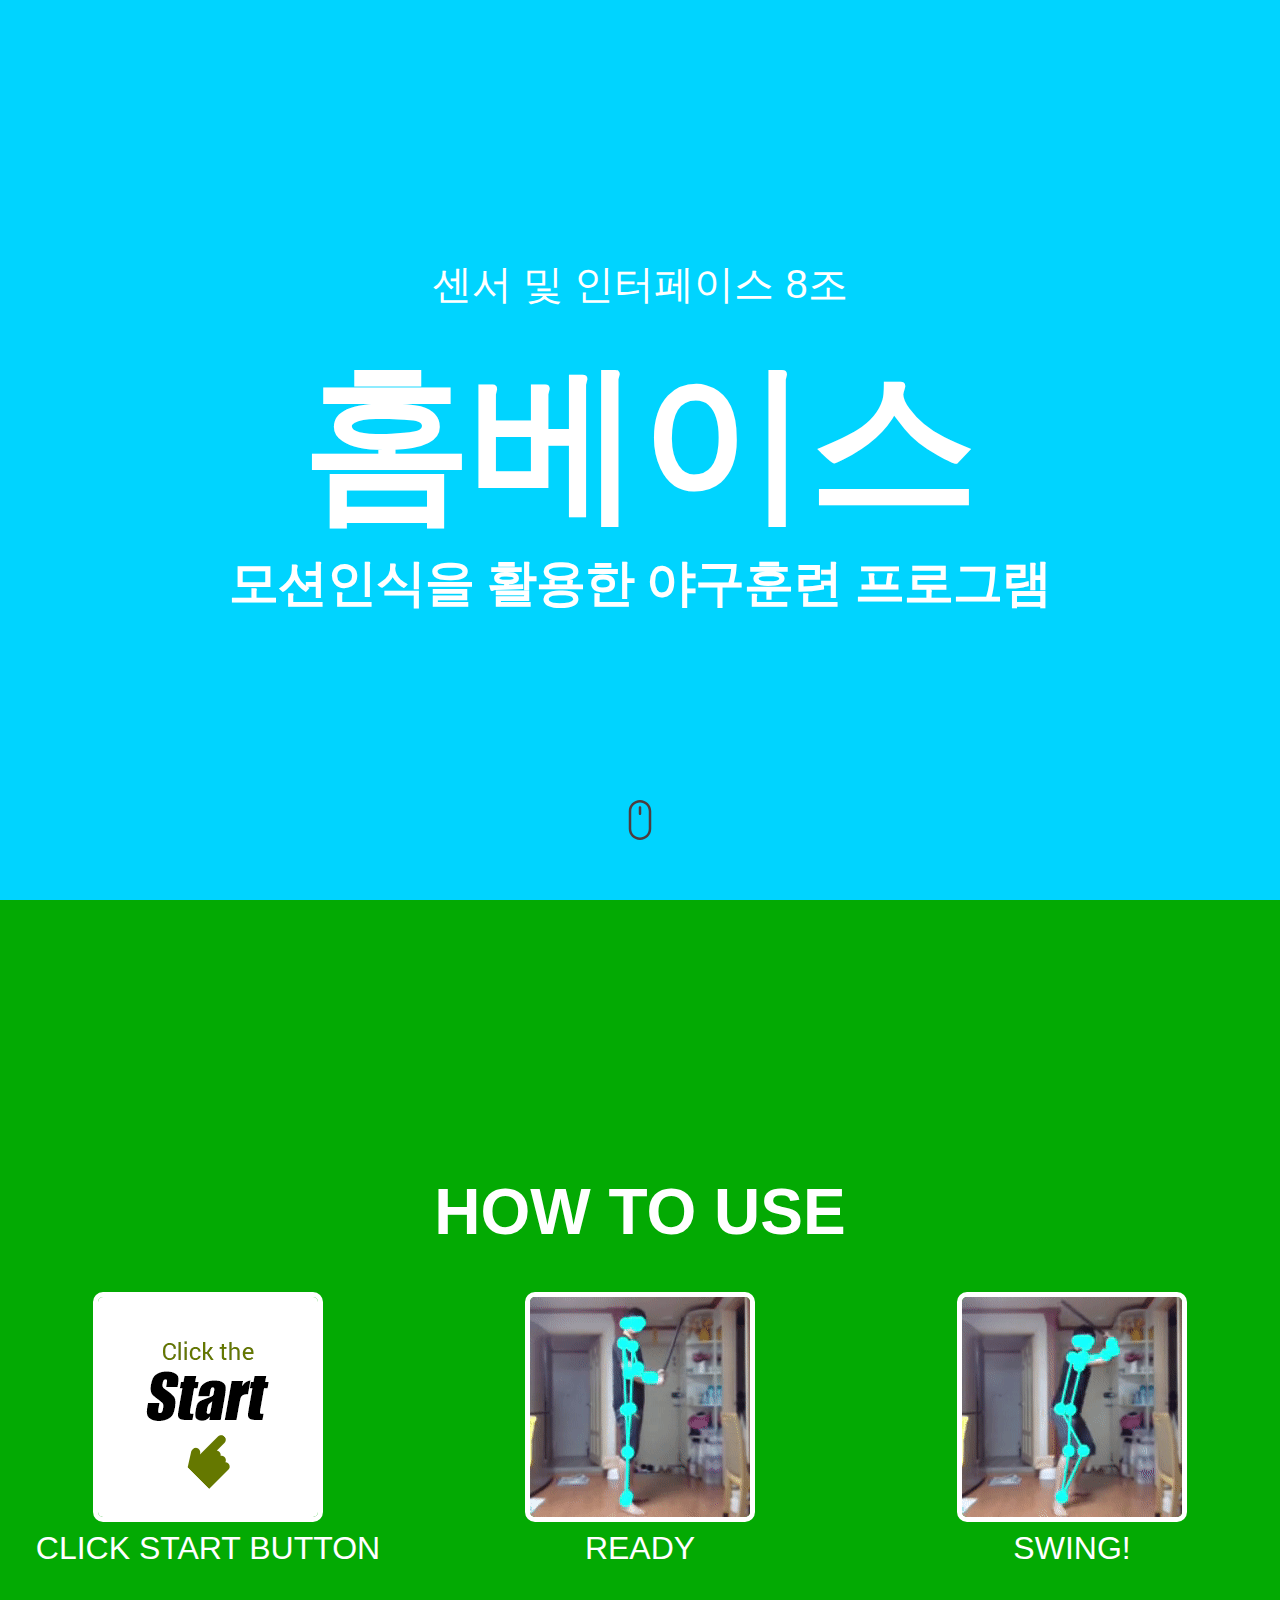
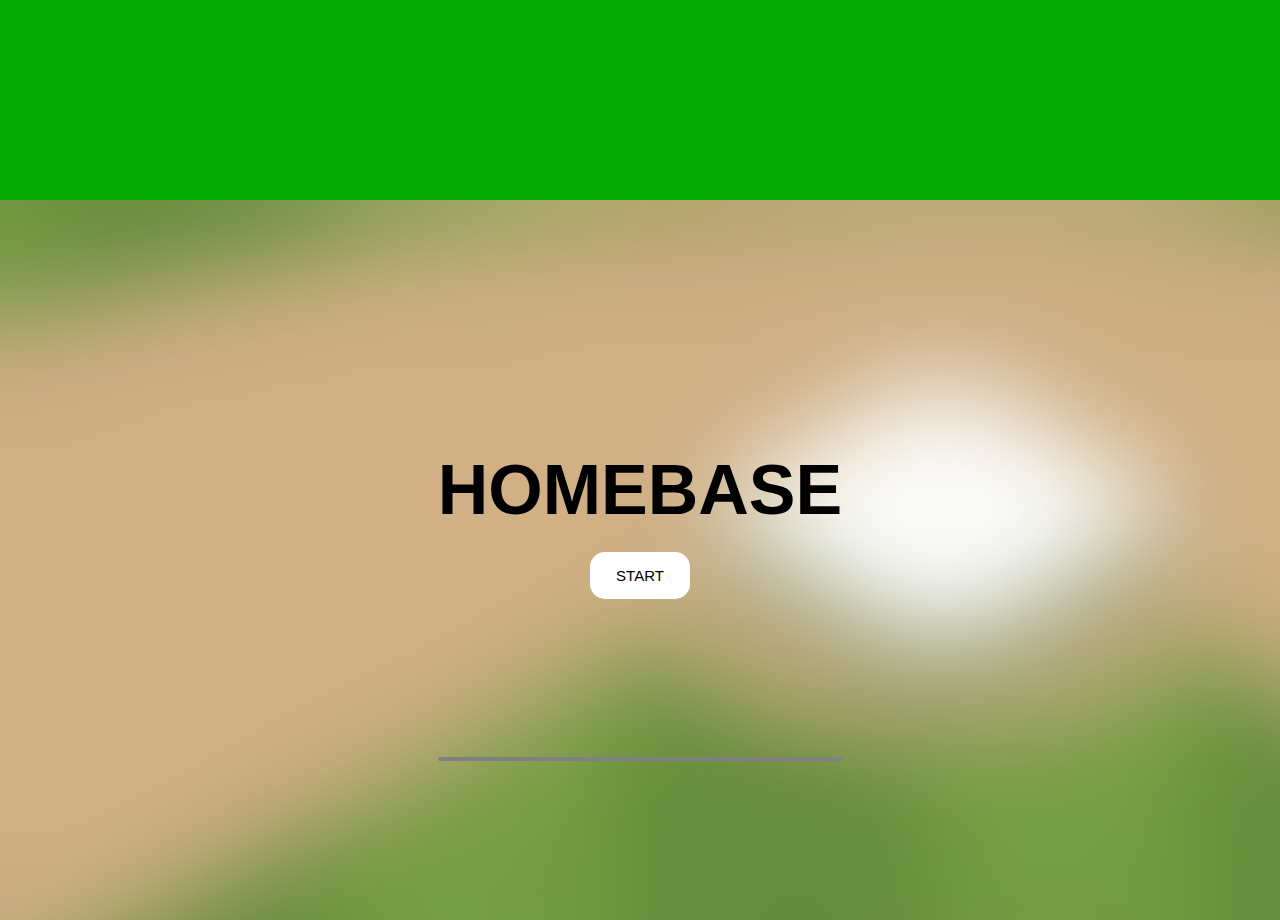
<file: index.html>
<!DOCTYPE html>
<!-- saved from url=(0174)file:///C:/Users/YEONWOO/Documents/%EC%B9%B4%EC%B9%B4%EC%98%A4%ED%86%A1%20%EB%B0%9B%EC%9D%80%20%ED%8C%8C%EC%9D%BC/2%ED%8E%98%EC%9D%B4%EC%A7%80%20%EC%88%98%EC%A0%95/index.html -->
<html lang="en" class="no-js"><head><meta http-equiv="Content-Type" content="text/html; charset=UTF-8">
		
		<meta http-equiv="X-UA-Compatible" content="IE=edge">
		<meta name="viewport" content="width=device-width, initial-scale=1">
		<title>HOMEBASE</title>
		<meta name="description" content="An open collection of menu styles that use the line as a creative design element">
		<meta name="keywords" content="web design, styles, inspiration, line, pseudo-element, SVG, animation">
		<meta name="author" content="Codrops">
		<link rel="shortcut icon" href="file:///C:/Users/YEONWOO/Documents/%EC%B9%B4%EC%B9%B4%EC%98%A4%ED%86%A1%20%EB%B0%9B%EC%9D%80%20%ED%8C%8C%EC%9D%BC/2%ED%8E%98%EC%9D%B4%EC%A7%80%20%EC%88%98%EC%A0%95/favicon.ico">
		<link rel="stylesheet" type="text/css" href="./index_files/component.css">
		<link rel="stylesheet" type="text/css" href="./index_files/demo.css">
		<link rel="stylesheet" type="text/css" href="./index_files/normalize.css">
		<!--[if IE]>
			<script src="http://html5shiv.googlecode.com/svn/trunk/html5.js"></script>
		<![endif]-->
	</head>
	<body>
		<div class="container">
			<header class="section codrops-header">
				<h1>
                    <span style="font-size: 40px;">센서 및 인터페이스 8조</span></br>
                    <a style="font-size: 170px;">홈베이스</a></br></br>
                    <a style="font-size: 50px;">모션인식을 활용한 야구훈련 프로그램</a></br>
                </h1>
				<!-- GitHub corner by Tim Holman -->
				
			</header>
			<section class="section section--intro">
                <h1>HOW TO USE</h1>
                <table>
                    <tbody><tr>
                        <td><img src="./index_files/start.gif" hspace="100" style="border-radius: 10px; border: solid 5px #fff"></br>CLICK START BUTTON</td>
                        <td><img src="./index_files/form.gif" hspace="100" style="border-radius: 10px; border: solid 5px #fff"></br>READY</td>
                        <td><img src="./index_files/swing.gif" hspace="100" style="border-radius: 10px; border: solid 5px #fff"></br>SWING!</td>
                    </tr><tr>
                    </tr></tbody>
                </table>
			</section>
			
			<section class="section section--menu" style="background-image: url('./img/My\ Post.jpg');" id="Valentine">
				<h2 class="section__title"></h2>

			<div> <!--머신코드-->
                <div id="section_subtitle" style="text-align: center;font-size: 70px; font-weight: bold; color: black;">HOMEBASE</div><br>
            <div style="text-align: center;" id="stbt"><button type="button" onclick="init()" class="StartButton">START</button></div>
            <div class="div_section">
                <div style="text-align: center;"> 
                    <canvas id="canvas"></canvas>
                </div>
                <!-- <div id="label-container"></div> -->
                <div id="counter">
                    <!-- addTextbox() 실행으로 들어갈 코드
                    <h2 style="font-size: 40px;">COUNT</h2>
                    <a id="count_number" style="font-size: 70px; font-weight: bold;">0</a></br></br>
                    <button type="button" onclick="RESET()" id="RESETbtn">RESET</button> -->
                </div>
            </div>    
            <script src="./index_files/tf.min.js.다운로드"></script>
            <script src="./index_files/teachablemachine-pose.min.js.다운로드"></script>
            <script type="text/javascript">
                // More API functions here:
                // https://github.com/googlecreativelab/teachablemachine-community/tree/master/libraries/pose
            
                // the link to your model provided by Teachable Machine export panel
                const URL = "./my_model/";
                let model, webcam, ctx, labelContainer, maxPredictions;
                let counter = document.getElementById("counter");
                var count = 0;

                function addCount() { //숫자 표시 변경
                    count_number.innerHTML = count;
                }

                function RESET() {
                    count = 0;
                    count_number.innerHTML = count;
                }
                
                function addTextbox() {
                    counter.innerHTML += "<h2 style='font-size: 40px;'>COUNT</h2><a id='count_number' style='font-size: 70px; font-weight: bold;'>0</a></br></br><button type='button' onclick='RESET()' id='RESETbtn'>RESET</button>";
                }
                async function init() {
                    const modelURL = URL + "model.json";
                    const metadataURL = URL + "metadata.json";
            
                    // load the model and metadata
                    // Refer to tmImage.loadFromFiles() in the API to support files from a file picker
                    // Note: the pose library adds a tmPose object to your window (window.tmPose)
                    model = await tmPose.load(modelURL, metadataURL);
                    maxPredictions = model.getTotalClasses();
            
                    // Convenience function to setup a webcam
                    const size = 600;
                    const flip = true; // whether to flip the webcam
                    webcam = new tmPose.Webcam(size, size, flip); // width, height, flip
                    await webcam.setup(); // request access to the webcam
                    await webcam.play();
                    window.requestAnimationFrame(loop);
            
                    // append/get elements to the DOM
                    const canvas = document.getElementById("canvas");
                    canvas.width = size; canvas.height = size; canvas.style.border = "solid 5px #fff"; canvas.style.borderRadius = "5px";
                    ctx = canvas.getContext("2d");
                    
                    // 불필요한 정보(세부 클래스 내용)
                    // labelContainer = document.getElementById("label-container");
                    // for (let i = 0; i < maxPredictions; i++) { // and class labels
                    //     labelContainer.appendChild(document.createElement("div"));
                    // }
                    
                    addTextbox();
                    
                    // 시작 버튼 누르고 다른 요소들을 모두 불러오게 한 후 사라지게함
                    document.getElementById("stbt").style.display="none";
                }
            
                async function loop(timestamp) {
                    webcam.update(); // update the webcam frame
                    await predict();
                    window.requestAnimationFrame(loop);
                }
                var status = "stand"
                
                async function predict() {
                    // Prediction #1: run input through posenet
                    // estimatePose can take in an image, video or canvas html element
                    const { pose, posenetOutput } = await model.estimatePose(webcam.canvas);
                    // Prediction 2: run input through teachable machine classification model
                    const prediction = await model.predict(posenetOutput);
                    if(prediction[0].probability.toFixed(2) > 0.90){
                        status = "stand"
                    }
                    else if(prediction[1].probability.toFixed(2) == 1.00){
                        if(status == "stand"){
                            var audio = new Audio('Form.mp3');
                            audio.play();
                        }
                        status = "Form"
                    }
                    else if(prediction[2].probability.toFixed(2) == 1.00){
                        if(status == "stand"){
                            var audio = new Audio( 'fail.mp3');
                            audio.play();
                        }
                        status = "Fail"
                    }
                    else if(prediction[3].probability.toFixed(2) == 1.00){
                        if(status == "stand"){
                            var audio = new Audio( 'fail.mp3');
                            audio.play();
                        }
                        status = "Fail"
                    }
                    else if(prediction[4].probability.toFixed(2) == 1.00){
                        if(status == "stand"){
                            var audio = new Audio( 'fail.mp3');
                            audio.play();
                        }
                        status = "Fail"
                    }
                    else if(prediction[5].probability.toFixed(2) == 1.00){
                        if(status == "stand"){
                            var audio = new Audio( 'fail.mp3');
                            audio.play();
                        }
                        status = "Fail"
                    }
                    else if(prediction[6].probability.toFixed(2) > 0.50){
                        if(status == "Form"){
                            count += 1;
                            addCount();
                            var audio = new Audio(count % 10+'.mp3');
                            audio.play();
                        }
                        status = "Swing"
                    }
                    else if(prediction[7].probability.toFixed(2) == 1.00){
                        if(status == "Form" ){
                            var audio = new Audio( 'fail.mp3');
                            audio.play();
                        }
                        status = "Fail"
                    }
                    else if(prediction[8].probability.toFixed(2) == 1.00){
                        if(status == "Form" ){
                            var audio = new Audio( 'fail.mp3');
                            audio.play();
                        }
                        status = "Fail"
                    }
            
                    // for (let i = 0; i < maxPredictions; i++) {
                    //     const classPrediction =
                    //         prediction[i].className + ": " + prediction[i].probability.toFixed(2);
                    //     labelContainer.childNodes[i].innerHTML = classPrediction;
                    // }
            
                    // finally draw the poses
                    drawPose(pose);
                }
            
                function drawPose(pose) {
                    if (webcam.canvas) {
                        ctx.drawImage(webcam.canvas, 0, 0);
                        // draw the keypoints and skeleton
                        if (pose) {
                            const minPartConfidence = 0.5;
                            tmPose.drawKeypoints(pose.keypoints, minPartConfidence, ctx);
                            tmPose.drawSkeleton(pose.keypoints, minPartConfidence, ctx);
                        }
                    }
                }
            </script>
            </div>
				<!-- <span class="link-copy" data-clipboard-text="file:///C:/Users/YEONWOO/Documents/Study/%EC%84%BC%EC%84%9C%20%EB%B0%8F%20%EC%9D%B8%ED%84%B0%ED%8E%98%EC%9D%B4%EC%8A%A4/LineMenuStyles-master/index.html#Valentine"></span>
				<nav class="menu menu--valentine">
					<ul class="menu__list">
						<li class="menu__item menu__item--current"><a href="file:///C:/Users/YEONWOO/Documents/Study/%EC%84%BC%EC%84%9C%20%EB%B0%8F%20%EC%9D%B8%ED%84%B0%ED%8E%98%EC%9D%B4%EC%8A%A4/LineMenuStyles-master/index.html#" class="menu__link">Home</a></li>
						<li class="menu__item"><a href="file:///C:/Users/YEONWOO/Documents/Study/%EC%84%BC%EC%84%9C%20%EB%B0%8F%20%EC%9D%B8%ED%84%B0%ED%8E%98%EC%9D%B4%EC%8A%A4/LineMenuStyles-master/index.html#" class="menu__link">Shop</a></li>
						<li class="menu__item"><a href="file:///C:/Users/YEONWOO/Documents/Study/%EC%84%BC%EC%84%9C%20%EB%B0%8F%20%EC%9D%B8%ED%84%B0%ED%8E%98%EC%9D%B4%EC%8A%A4/LineMenuStyles-master/index.html#" class="menu__link">Reviews</a></li>
						<li class="menu__item"><a href="file:///C:/Users/YEONWOO/Documents/Study/%EC%84%BC%EC%84%9C%20%EB%B0%8F%20%EC%9D%B8%ED%84%B0%ED%8E%98%EC%9D%B4%EC%8A%A4/LineMenuStyles-master/index.html#" class="menu__link">News</a></li>
						<li class="menu__item"><a href="file:///C:/Users/YEONWOO/Documents/Study/%EC%84%BC%EC%84%9C%20%EB%B0%8F%20%EC%9D%B8%ED%84%B0%ED%8E%98%EC%9D%B4%EC%8A%A4/LineMenuStyles-master/index.html#" class="menu__link">Contact</a></li>
					</ul>
				</nav> -->
			</section>
            <!-- 쓸모없어짐
			<div class="break">
				<h2 class="break__title">Contributions</h2></br>
                <p id="contributers">
                    안적어 
                </p>
			</div> -->
<!-- 			
			<section class="section section--menu" id="tantalid">
				<h2 class="section__title">tantalid</h2>
				<span class="link-copy" data-clipboard-text="file:///C:/Users/YEONWOO/Documents/Study/%EC%84%BC%EC%84%9C%20%EB%B0%8F%20%EC%9D%B8%ED%84%B0%ED%8E%98%EC%9D%B4%EC%8A%A4/LineMenuStyles-master/index.html#tantalid"></span>
				<nav class="menu menu--tantalid">
					<ul class="menu__list">
						<li class="menu__item menu__item--current"><a href="file:///C:/Users/YEONWOO/Documents/Study/%EC%84%BC%EC%84%9C%20%EB%B0%8F%20%EC%9D%B8%ED%84%B0%ED%8E%98%EC%9D%B4%EC%8A%A4/LineMenuStyles-master/index.html#" class="menu__link">Home</a></li>
						<li class="menu__item"><a href="file:///C:/Users/YEONWOO/Documents/Study/%EC%84%BC%EC%84%9C%20%EB%B0%8F%20%EC%9D%B8%ED%84%B0%ED%8E%98%EC%9D%B4%EC%8A%A4/LineMenuStyles-master/index.html#" class="menu__link">Gallery</a></li>
						<li class="menu__item"><a href="file:///C:/Users/YEONWOO/Documents/Study/%EC%84%BC%EC%84%9C%20%EB%B0%8F%20%EC%9D%B8%ED%84%B0%ED%8E%98%EC%9D%B4%EC%8A%A4/LineMenuStyles-master/index.html#" class="menu__link">Clients</a></li>
						<li class="menu__item"><a href="file:///C:/Users/YEONWOO/Documents/Study/%EC%84%BC%EC%84%9C%20%EB%B0%8F%20%EC%9D%B8%ED%84%B0%ED%8E%98%EC%9D%B4%EC%8A%A4/LineMenuStyles-master/index.html#" class="menu__link">Shop</a></li>
						<li class="menu__item"><a href="file:///C:/Users/YEONWOO/Documents/Study/%EC%84%BC%EC%84%9C%20%EB%B0%8F%20%EC%9D%B8%ED%84%B0%ED%8E%98%EC%9D%B4%EC%8A%A4/LineMenuStyles-master/index.html#" class="menu__link">Contact</a></li>
					</ul>
				</nav>
				<p class="info">Style created by <a href="https://ua.linkedin.com/in/andrii-polishchuk-4177904a">tantalid</a></p>
			</section> -->
			<!-- Check out the README.md for details on how to contribute -->
			<!-- copy this section -->
			
			<!-- end copy -->
			<!-- Related demos -->
			
		</div>
		<!-- /container -->
		<script src="./index_files/classie.js.다운로드"></script>
		<script src="./index_files/clipboard.min.js.다운로드"></script>
		<script>
		(function() {
			[].slice.call(document.querySelectorAll('.menu')).forEach(function(menu) {
				var menuItems = menu.querySelectorAll('.menu__link'),
					setCurrent = function(ev) {
						ev.preventDefault();

						var item = ev.target.parentNode; // li

						// return if already current
						if (classie.has(item, 'menu__item--current')) {
							return false;
						}
						// remove current
						classie.remove(menu.querySelector('.menu__item--current'), 'menu__item--current');
						// set current
						classie.add(item, 'menu__item--current');
					};

				[].slice.call(menuItems).forEach(function(el) {
					el.addEventListener('click', setCurrent);
				});
			});

			[].slice.call(document.querySelectorAll('.link-copy')).forEach(function(link) {
				link.setAttribute('data-clipboard-text', location.protocol + '//' + location.host + location.pathname + '#' + link.parentNode.id);
				new Clipboard(link);
				link.addEventListener('click', function() {
					classie.add(link, 'link-copy--animate');
					setTimeout(function() {
						classie.remove(link, 'link-copy--animate');
					}, 300);
				});
			});
		})(window);
		</script>
	

</body></html>
</file>
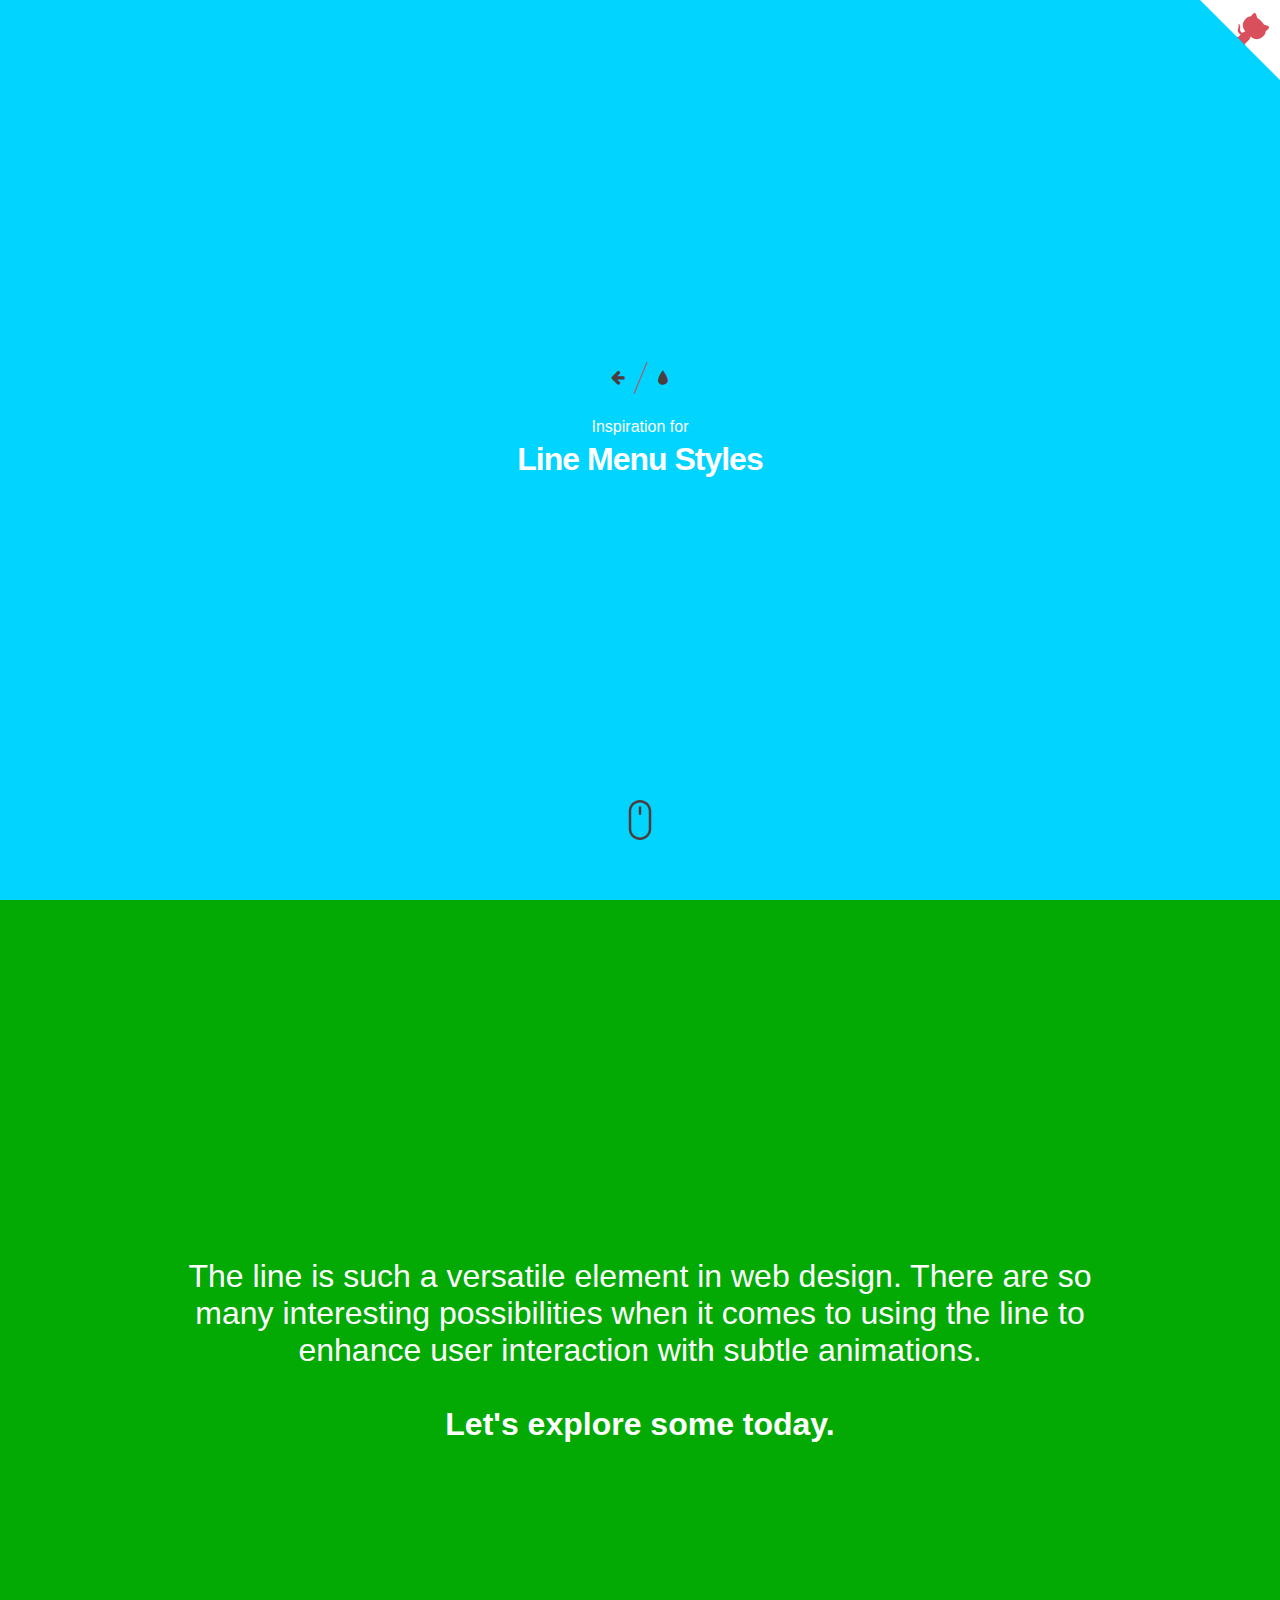
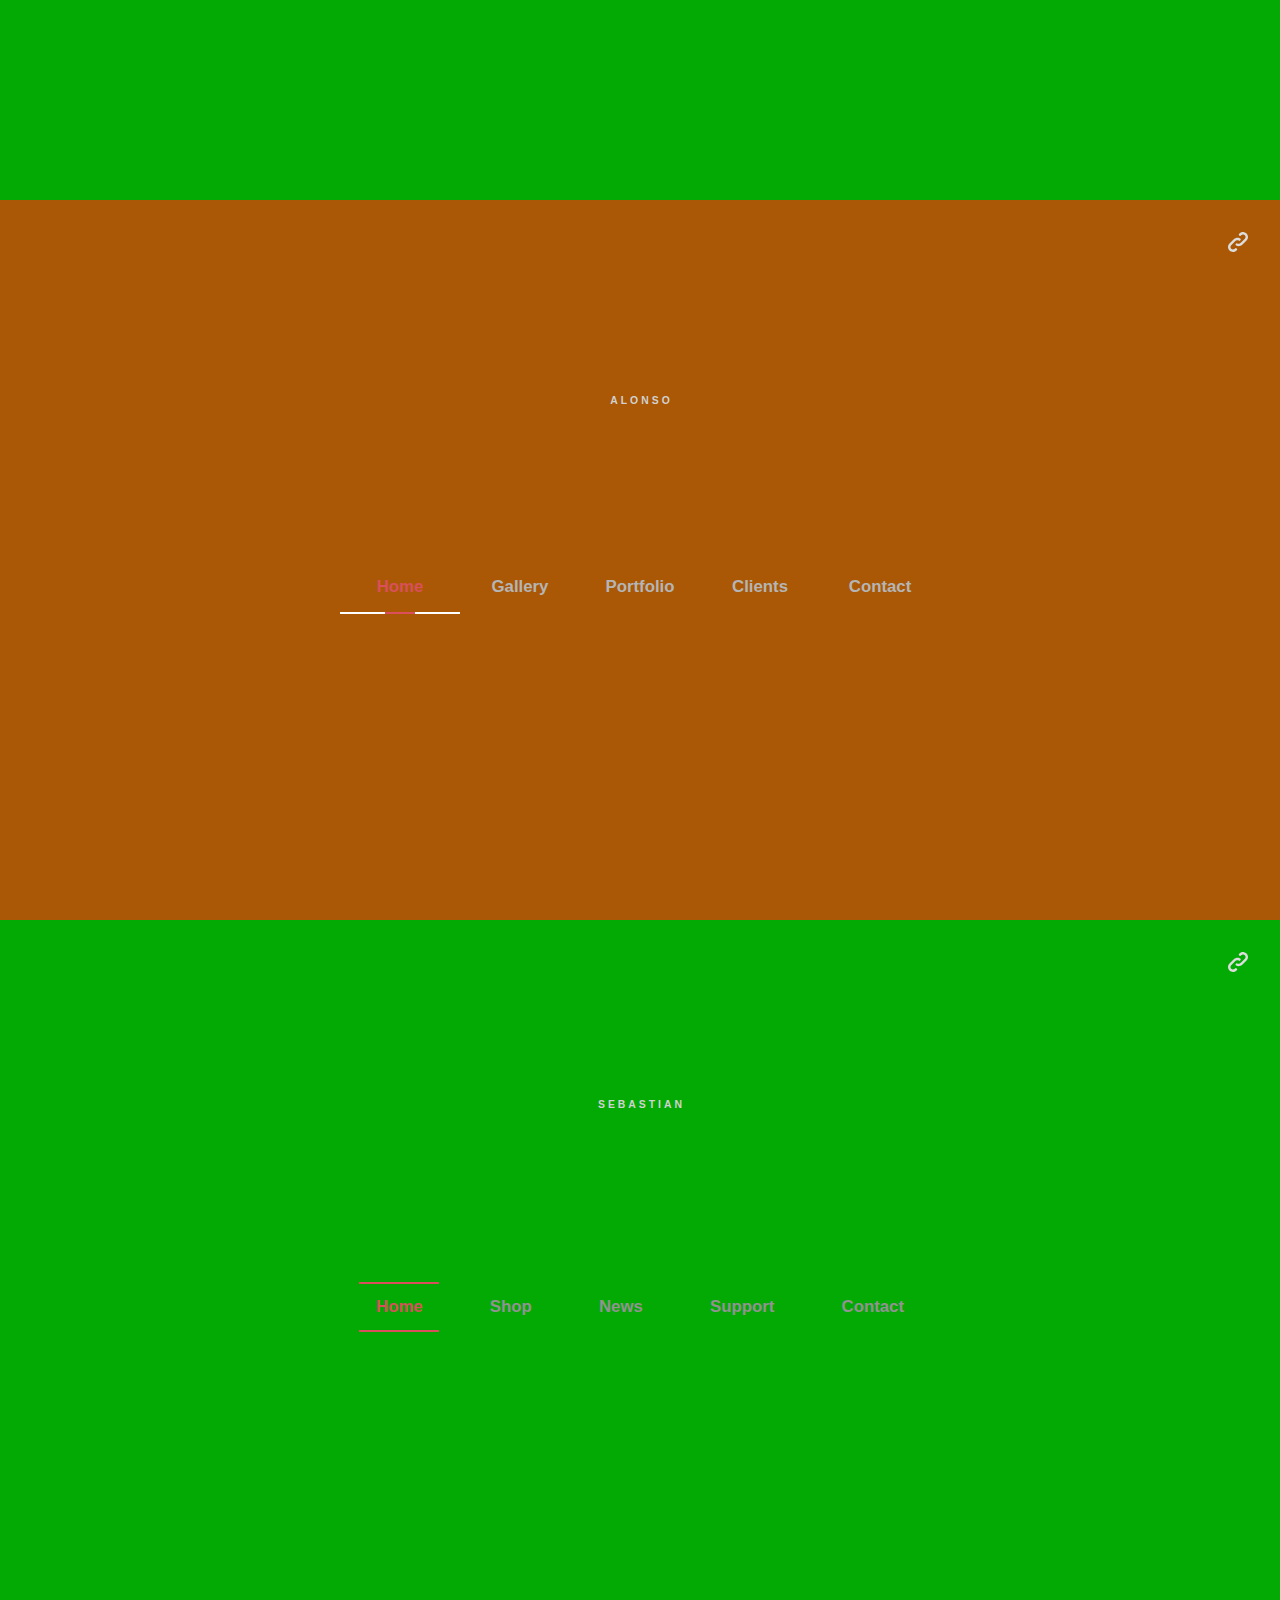
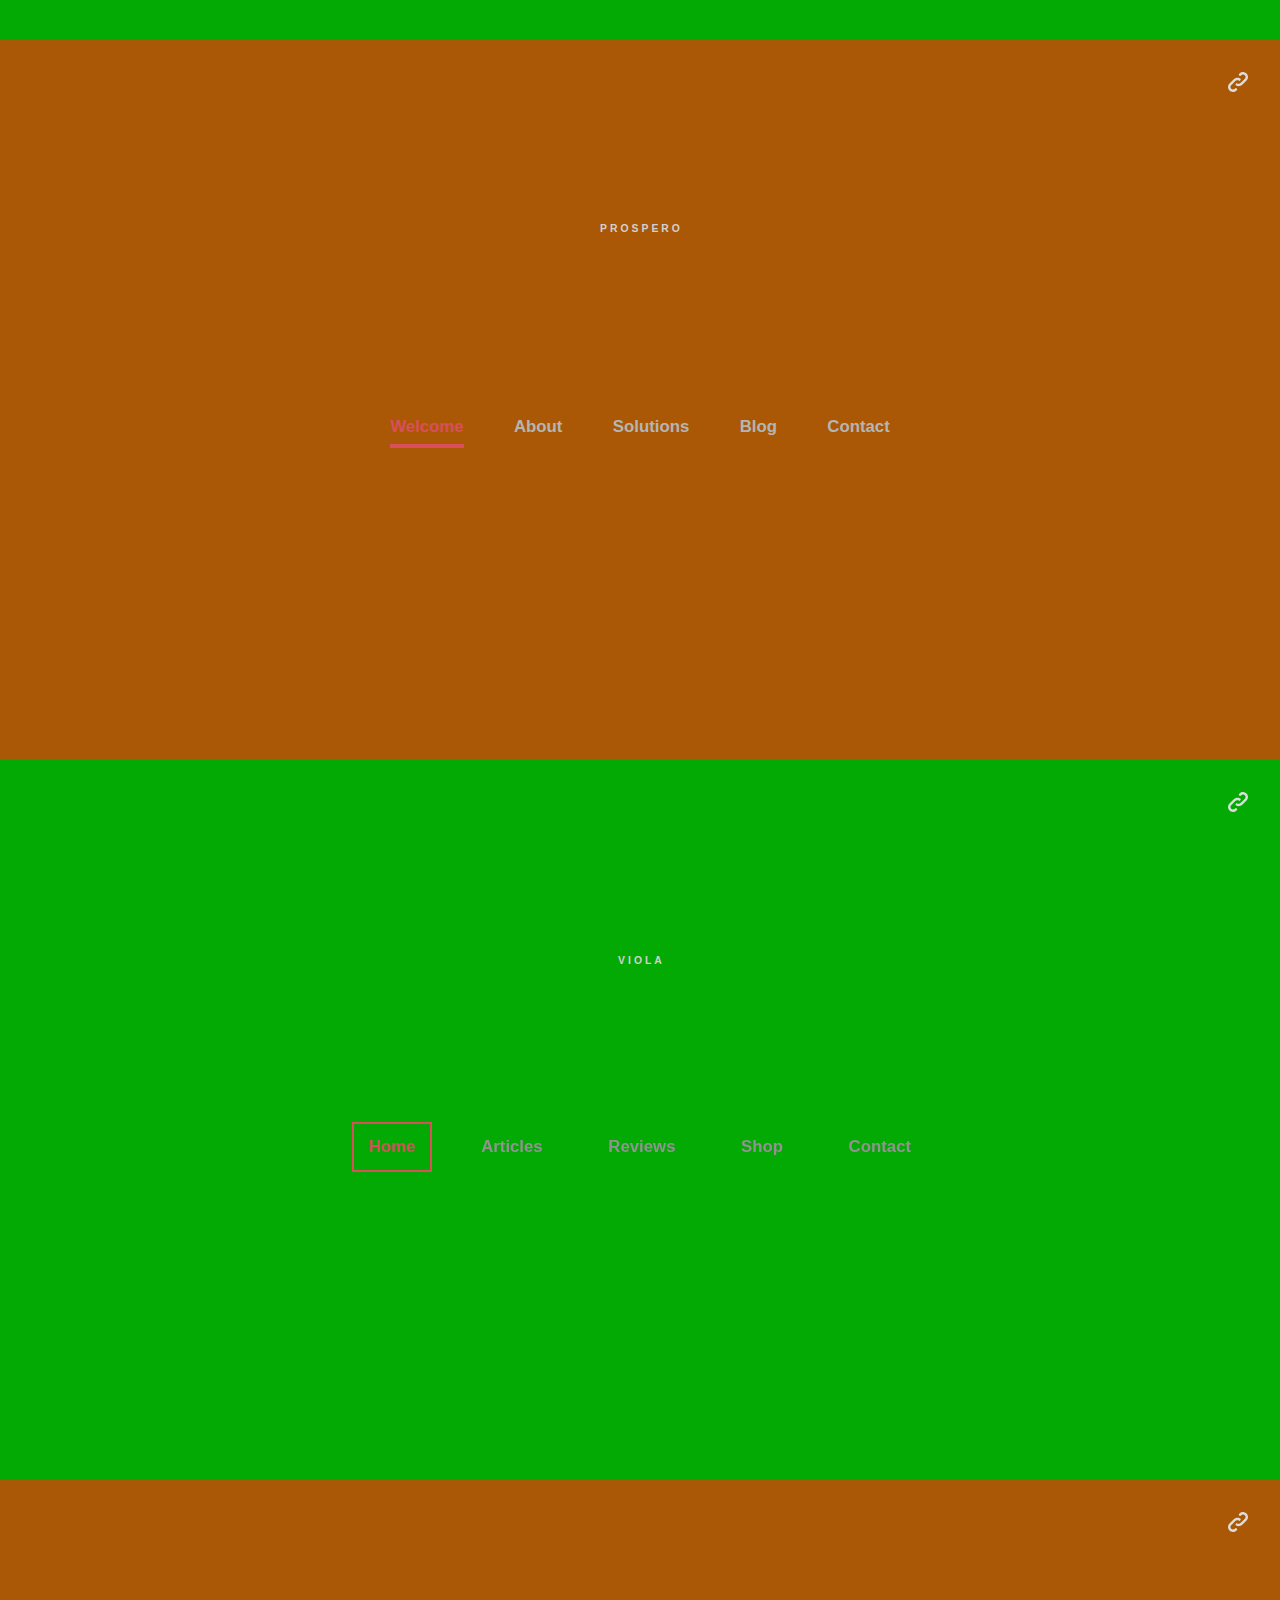
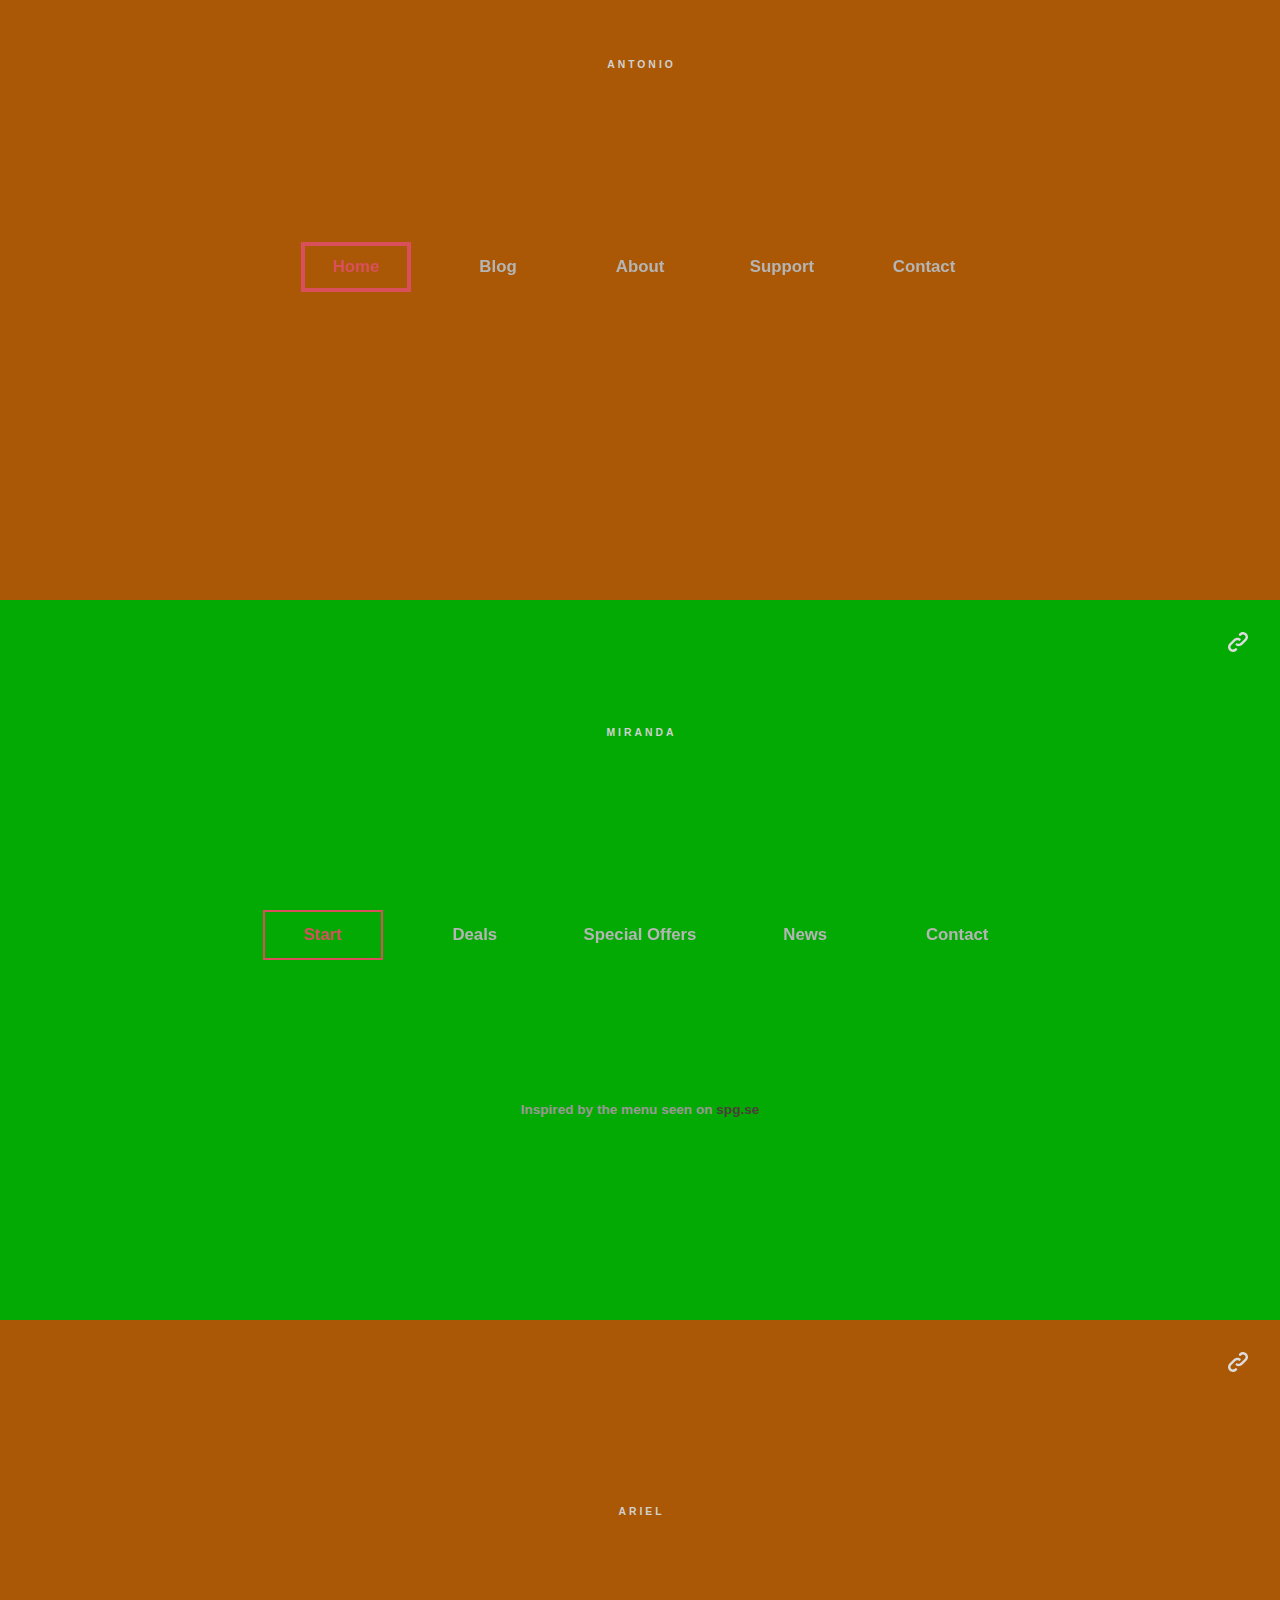
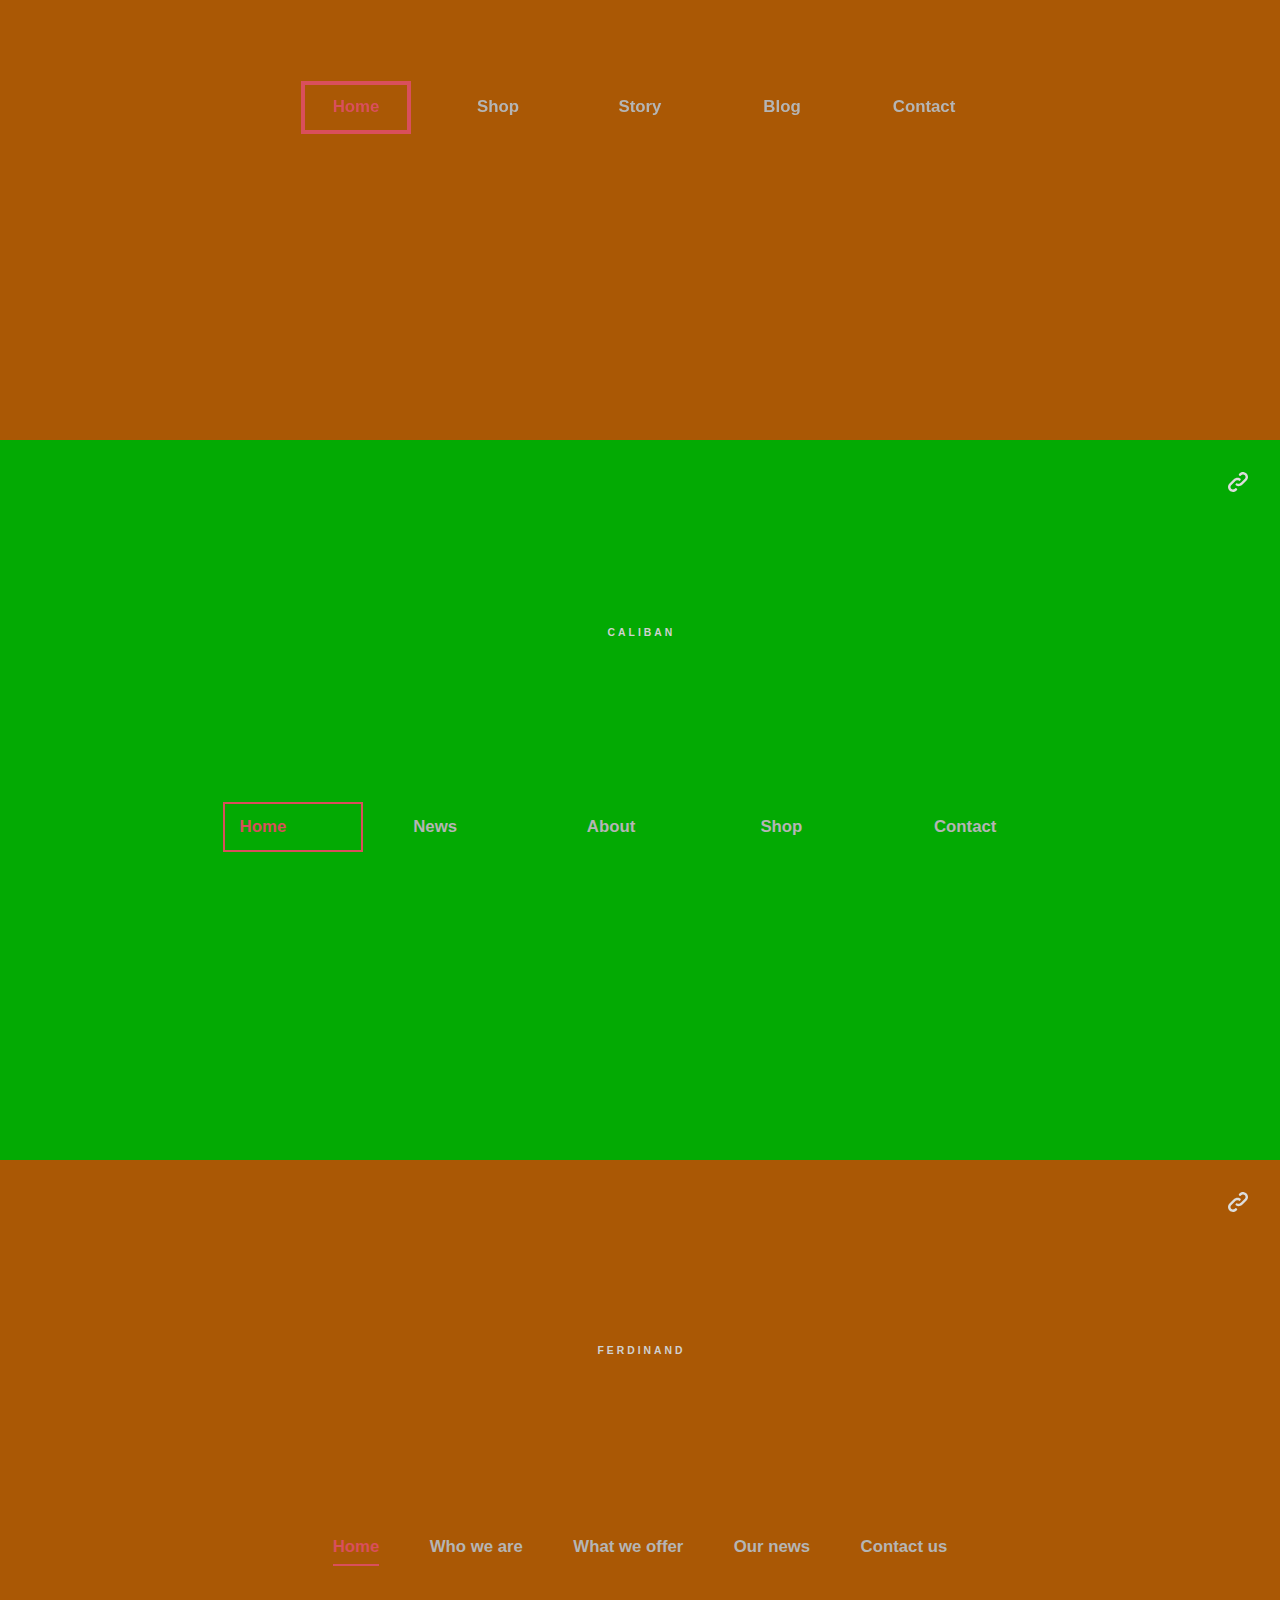
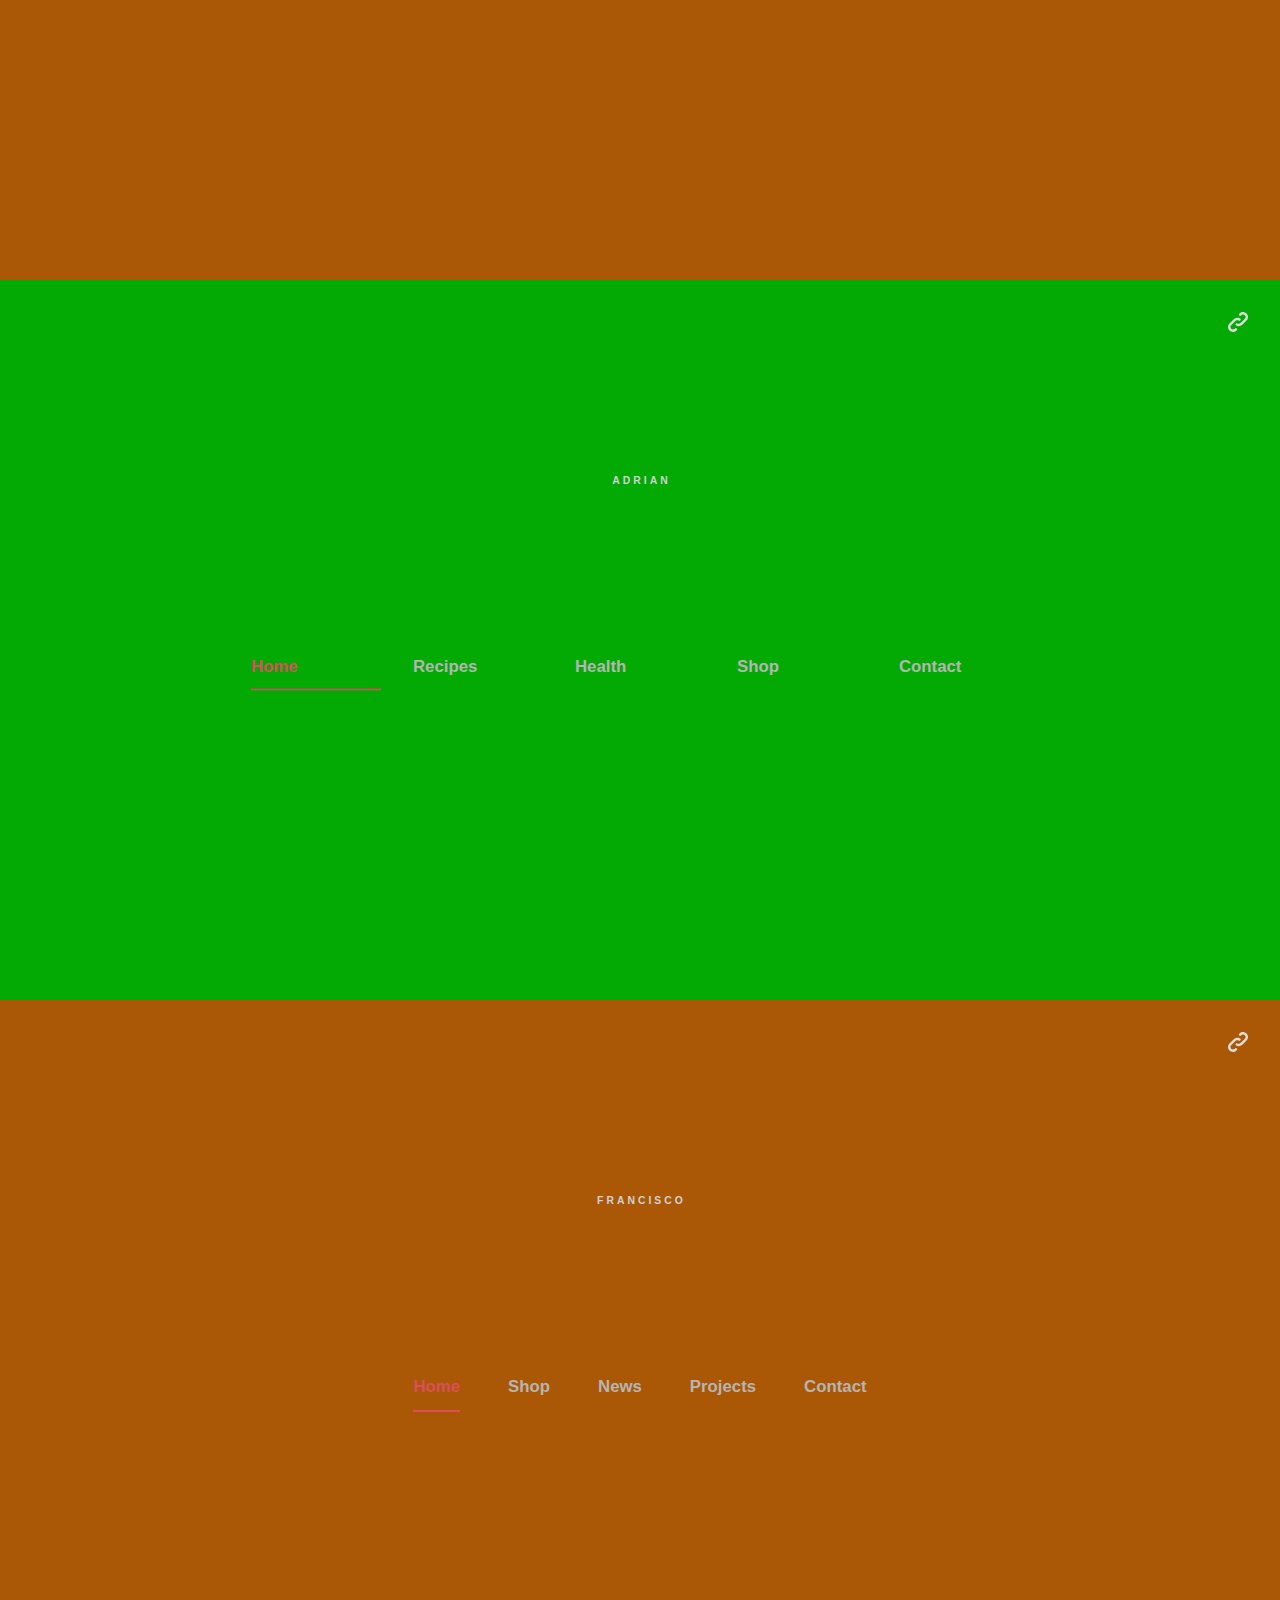
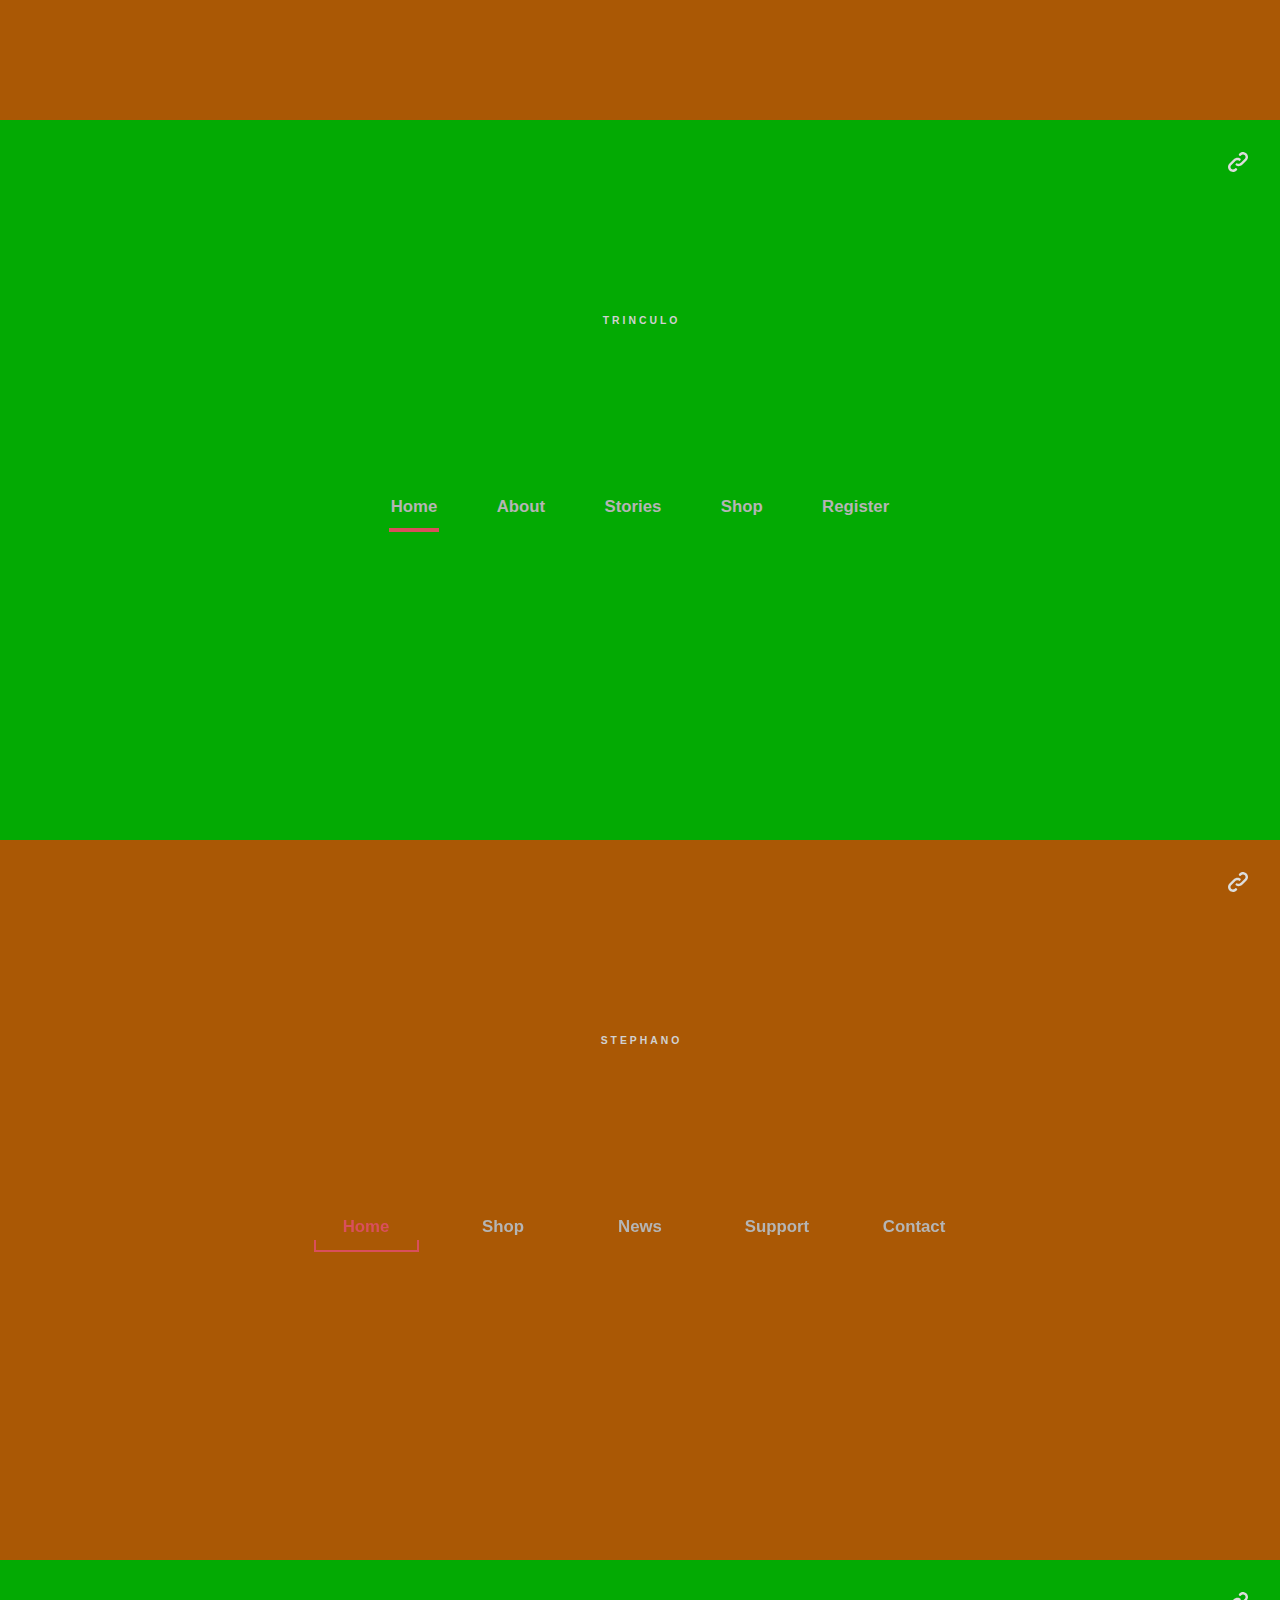
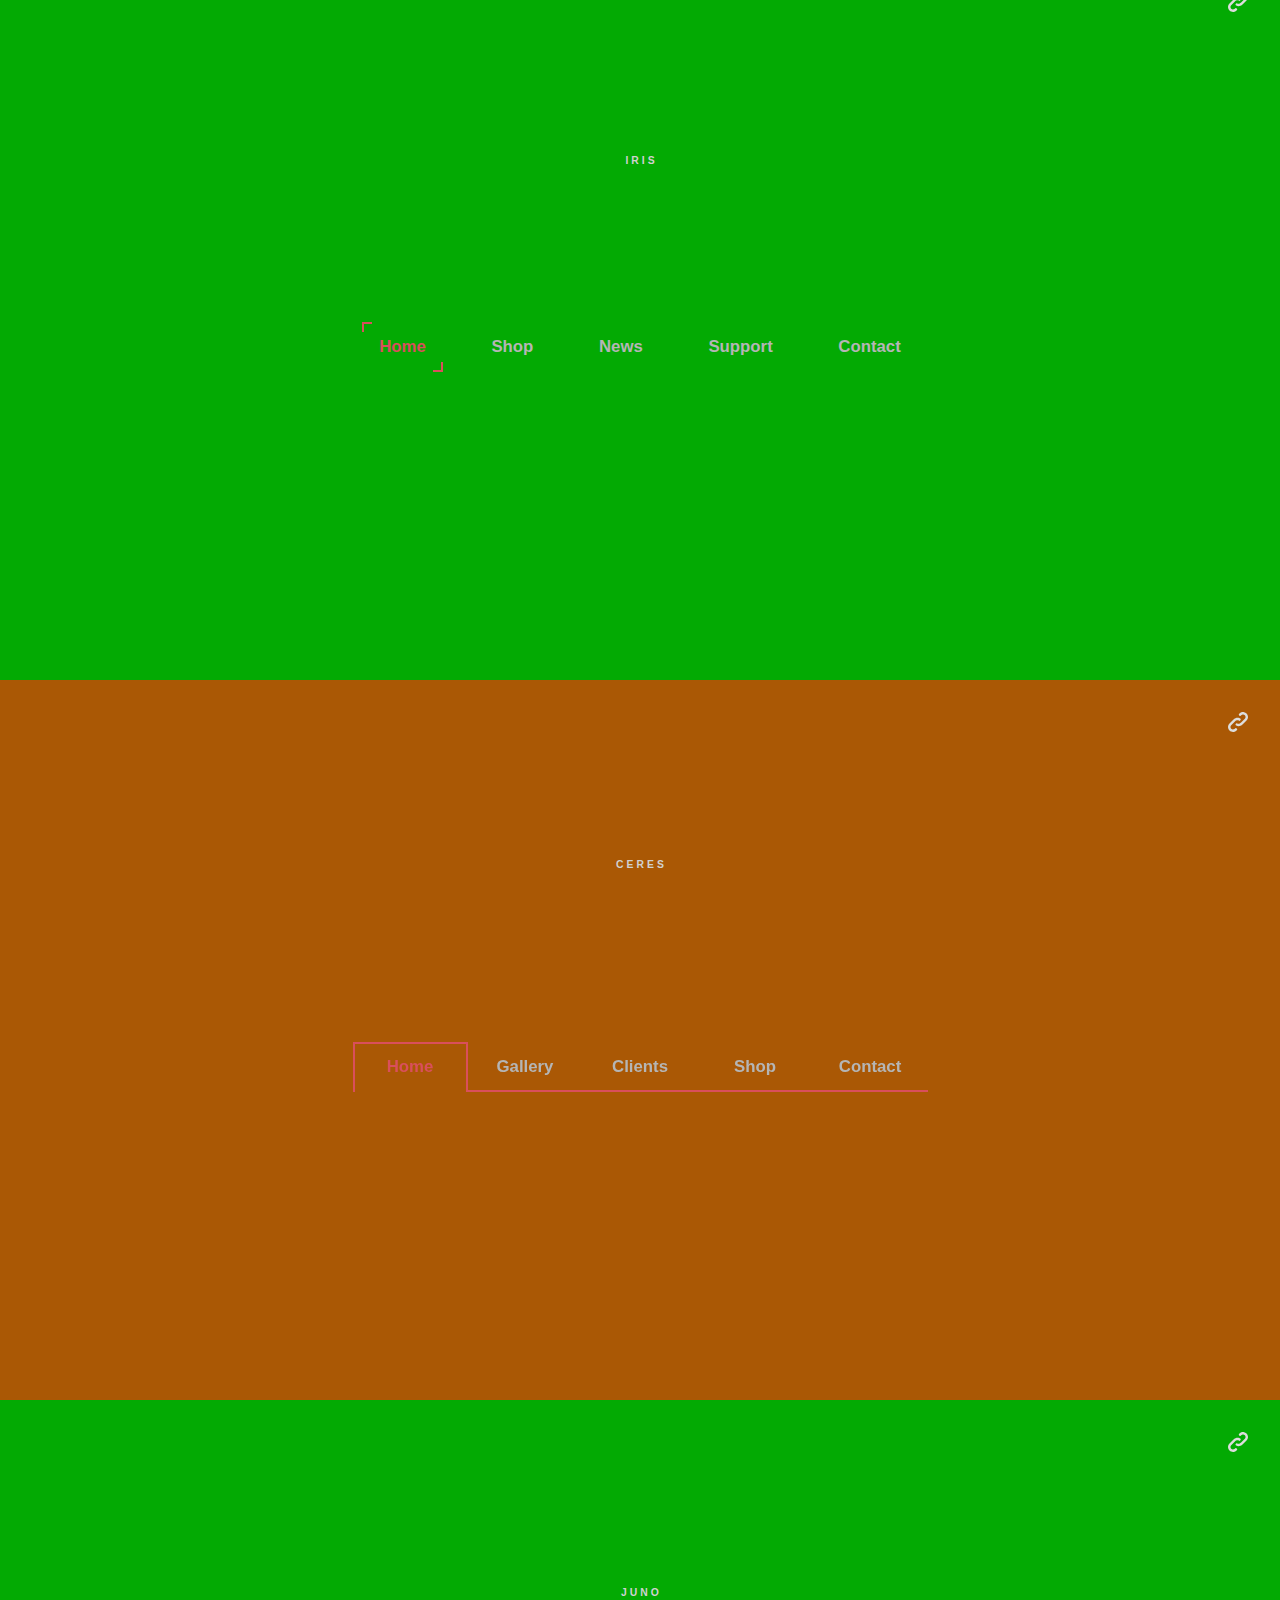
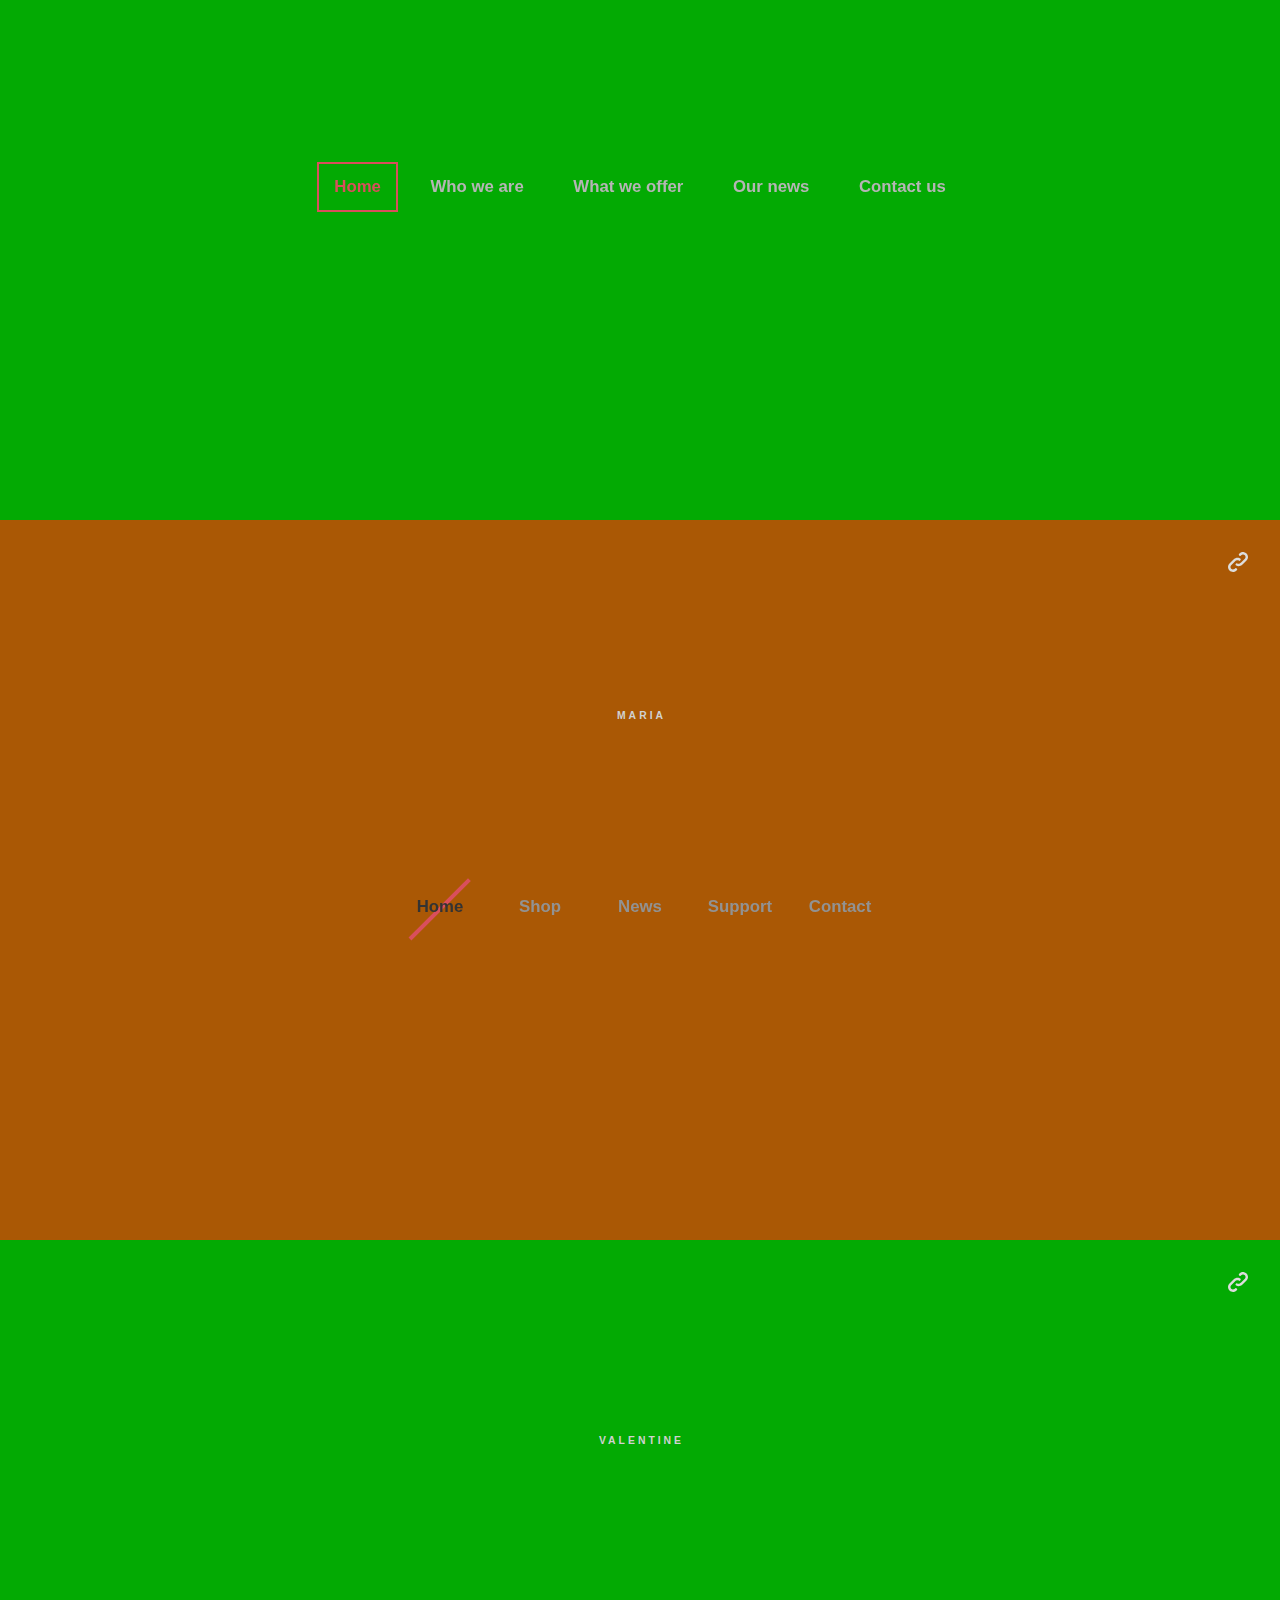
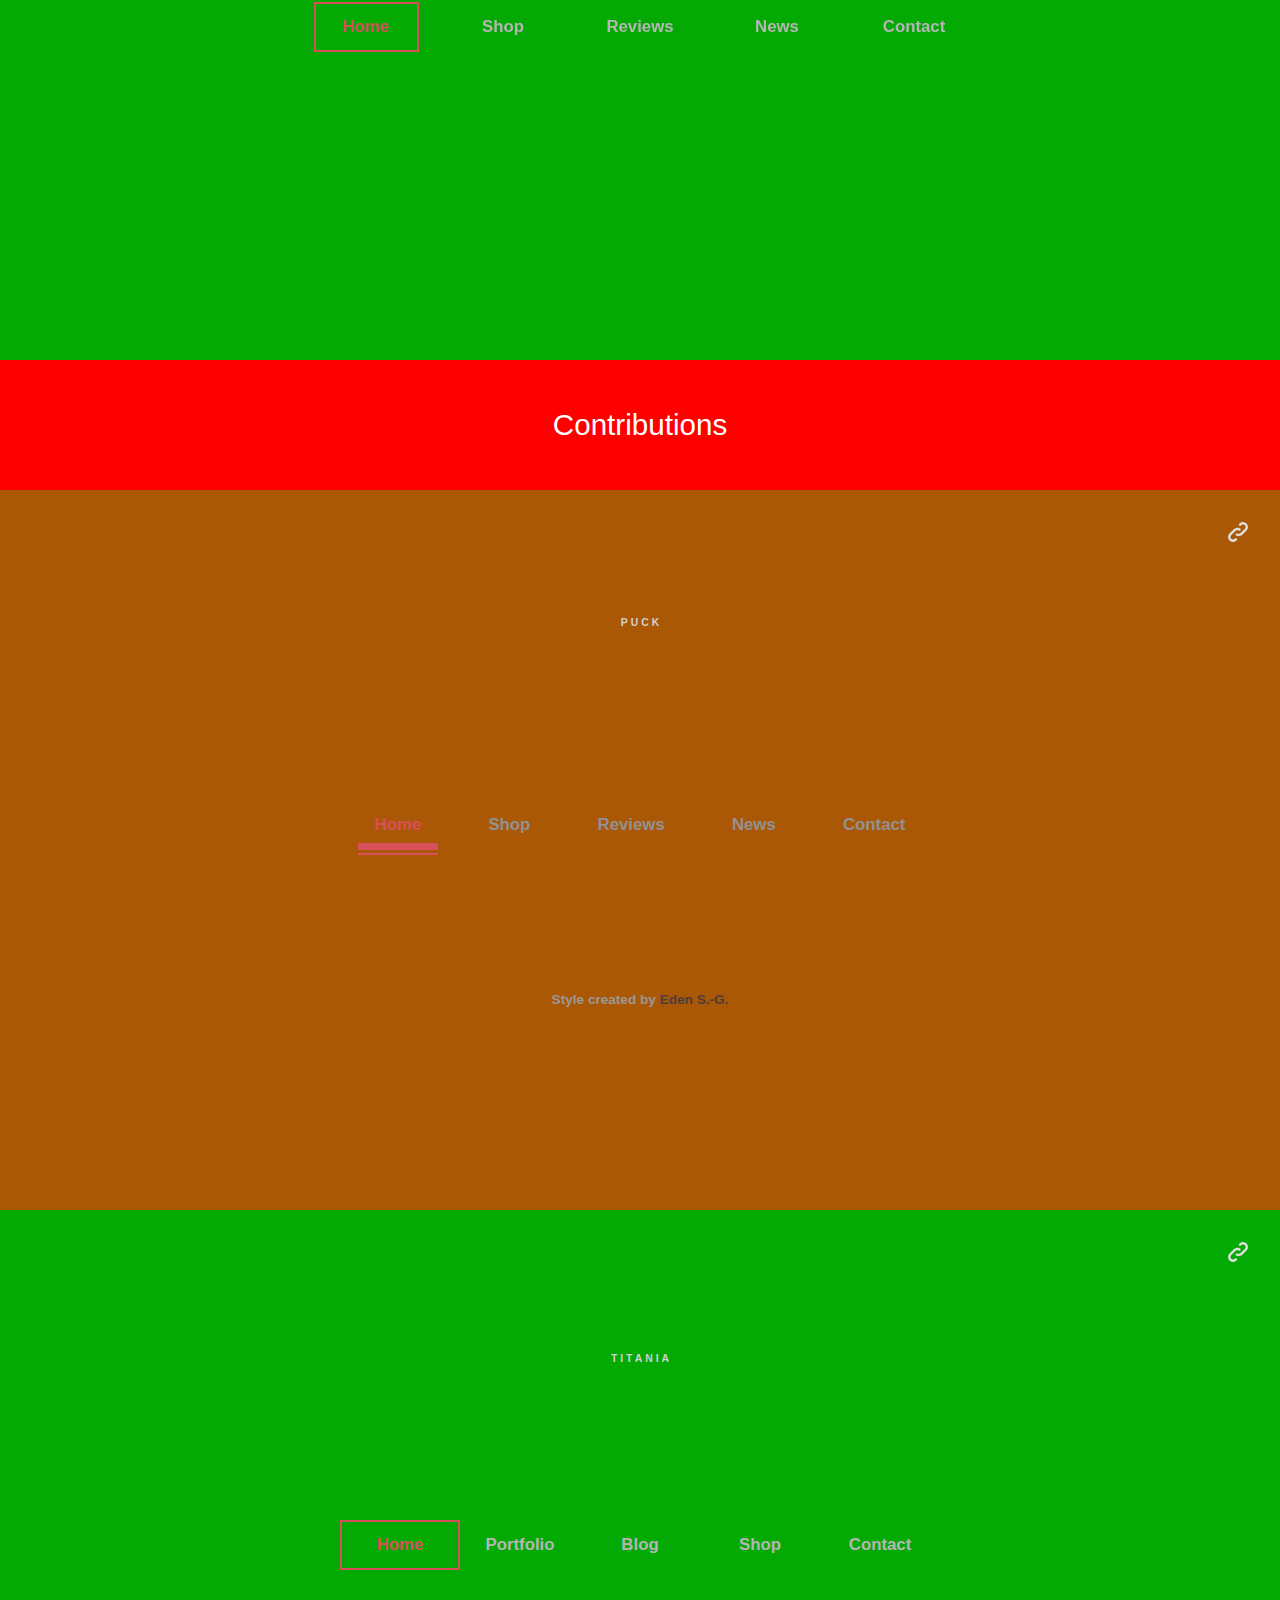
<file: index - 복사본.html>
<!DOCTYPE html>
<html lang="en" class="no-js">
	<head>
		<meta charset="UTF-8" />
		<meta http-equiv="X-UA-Compatible" content="IE=edge">
		<meta name="viewport" content="width=device-width, initial-scale=1">
		<title>Line Menu Styles</title>
		<meta name="description" content="An open collection of menu styles that use the line as a creative design element" />
		<meta name="keywords" content="web design, styles, inspiration, line, pseudo-element, SVG, animation" />
		<meta name="author" content="Codrops" />
		<link rel="shortcut icon" href="favicon.ico">
		<link rel="stylesheet" type="text/css" href="css/normalize.css" />
		<link rel="stylesheet" type="text/css" href="css/demo.css" />
		<link rel="stylesheet" type="text/css" href="css/component.css" />
		<!--[if IE]>
			<script src="http://html5shiv.googlecode.com/svn/trunk/html5.js"></script>
		<![endif]-->
	</head>
	<body>
		<div class="container">
			<header class="section codrops-header">
				<div class="codrops-links">
					<a class="codrops-icon codrops-icon--prev" href="http://tympanus.net/Development/StorytellingMap/" title="Previous Demo"><span>Previous Demo</span></a>
					<a class="codrops-icon codrops-icon--drop" href="http://tympanus.net/codrops/?p=25842" title="Back to the article"><span>Back to the Codrops article</span></a>
				</div>
				<h1><span>Inspiration for</span> Line Menu Styles</h1>
				<!-- GitHub corner by Tim Holman -->
				<a href="https://github.com/codrops/LineMenuStyles/" class="github-corner">
					<svg width="80" height="80" viewBox="0 0 250 250" style="fill:#fff; color:#d94f5c; position: absolute; top: 0; border: 0; right: 0;">
						<path d="M0,0 L115,115 L130,115 L142,142 L250,250 L250,0 Z"></path>
						<path d="M128.3,109.0 C113.8,99.7 119.0,89.6 119.0,89.6 C122.0,82.7 120.5,78.6 120.5,78.6 C119.2,72.0 123.4,76.3 123.4,76.3 C127.3,80.9 125.5,87.3 125.5,87.3 C122.9,97.6 130.6,101.9 134.4,103.2" fill="currentColor" style="transform-origin: 130px 106px;" class="octo-arm"></path>
						<path d="M115.0,115.0 C114.9,115.1 118.7,116.5 119.8,115.4 L133.7,101.6 C136.9,99.2 139.9,98.4 142.2,98.6 C133.8,88.0 127.5,74.4 143.8,58.0 C148.5,53.4 154.0,51.2 159.7,51.0 C160.3,49.4 163.2,43.6 171.4,40.1 C171.4,40.1 176.1,42.5 178.8,56.2 C183.1,58.6 187.2,61.8 190.9,65.4 C194.5,69.0 197.7,73.2 200.1,77.6 C213.8,80.2 216.3,84.9 216.3,84.9 C212.7,93.1 206.9,96.0 205.4,96.6 C205.1,102.4 203.0,107.8 198.3,112.5 C181.9,128.9 168.3,122.5 157.7,114.1 C157.9,116.9 156.7,120.9 152.7,124.9 L141.0,136.5 C139.8,137.7 141.6,141.9 141.8,141.8 Z" fill="currentColor" class="octo-body"></path>
					</svg>
				</a>
			</header>
			<section class="section section--intro">
				<p>The line is such a versatile element in web design. There are so many interesting possibilities when it comes to using the line to enhance user interaction with subtle animations. <br><br><strong>Let's explore some today.</strong></p>
			</section>
			<section class="section section--menu" id="Alonso">
				<h2 class="section__title">Alonso</h2>
				<span class="link-copy"></span>
				<nav class="menu menu--alonso">
					<ul class="menu__list">
						<li class="menu__item menu__item--current"><a href="#" class="menu__link">Home</a></li>
						<li class="menu__item"><a href="#" class="menu__link">Gallery</a></li>
						<li class="menu__item"><a href="#" class="menu__link">Portfolio</a></li>
						<li class="menu__item"><a href="#" class="menu__link">Clients</a></li>
						<li class="menu__item"><a href="#" class="menu__link">Contact</a></li>
						<li class="menu__line"></li>
					</ul>
				</nav>
			</section>
			<section class="section section--menu" id="Sebastian">
				<h2 class="section__title">Sebastian</h2>
				<span class="link-copy"></span>
				<nav class="menu menu--sebastian">
					<ul class="menu__list">
						<li class="menu__item menu__item--current"><a href="#" class="menu__link">Home</a></li>
						<li class="menu__item"><a href="#" class="menu__link">Shop</a></li>
						<li class="menu__item"><a href="#" class="menu__link">News</a></li>
						<li class="menu__item"><a href="#" class="menu__link">Support</a></li>
						<li class="menu__item"><a href="#" class="menu__link">Contact</a></li>
					</ul>
				</nav>
			</section>
			<section class="section section--menu" id="Prospero">
				<h2 class="section__title">Prospero</h2>
				<span class="link-copy"></span>
				<nav class="menu menu--prospero">
					<ul class="menu__list">
						<li class="menu__item menu__item--current"><a href="#" class="menu__link">Welcome</a></li>
						<li class="menu__item"><a href="#" class="menu__link">About</a></li>
						<li class="menu__item"><a href="#" class="menu__link">Solutions</a></li>
						<li class="menu__item"><a href="#" class="menu__link">Blog</a></li>
						<li class="menu__item"><a href="#" class="menu__link">Contact</a></li>
					</ul>
				</nav>
			</section>
			<section class="section section--menu" id="Viola">
				<h2 class="section__title">Viola</h2>
				<span class="link-copy"></span>
				<nav class="menu menu--viola">
					<ul class="menu__list">
						<li class="menu__item menu__item--current"><a href="#" class="menu__link">Home</a></li>
						<li class="menu__item"><a href="#" class="menu__link">Articles</a></li>
						<li class="menu__item"><a href="#" class="menu__link">Reviews</a></li>
						<li class="menu__item"><a href="#" class="menu__link">Shop</a></li>
						<li class="menu__item"><a href="#" class="menu__link">Contact</a></li>
					</ul>
				</nav>
			</section>
			<section class="section section--menu" id="Antonio">
				<h2 class="section__title">Antonio</h2>
				<span class="link-copy"></span>
				<nav class="menu menu--antonio">
					<ul class="menu__list">
						<li class="menu__item menu__item--current"><a href="#" class="menu__link">Home</a></li>
						<li class="menu__item"><a href="#" class="menu__link">Blog</a></li>
						<li class="menu__item"><a href="#" class="menu__link">About</a></li>
						<li class="menu__item"><a href="#" class="menu__link">Support</a></li>
						<li class="menu__item"><a href="#" class="menu__link">Contact</a></li>
					</ul>
				</nav>
			</section>
			<section class="section section--menu" id="Miranda">
				<h2 class="section__title">Miranda</h2>
				<span class="link-copy"></span>
				<nav class="menu menu--miranda">
					<ul class="menu__list">
						<li class="menu__item menu__item--current"><a href="#" class="menu__link">Start</a></li>
						<li class="menu__item"><a href="#" class="menu__link">Deals</a></li>
						<li class="menu__item"><a href="#" class="menu__link">Special Offers</a></li>
						<li class="menu__item"><a href="#" class="menu__link">News</a></li>
						<li class="menu__item"><a href="#" class="menu__link">Contact</a></li>
					</ul>
				</nav>
				<p class="info">Inspired by the menu seen on <a href="http://spg.se/">spg.se</a></p>
			</section>
			<section class="section section--menu" id="Ariel">
				<h2 class="section__title">Ariel</h2>
				<span class="link-copy"></span>
				<nav class="menu menu--ariel">
					<ul class="menu__list">
						<li class="menu__item menu__item--current"><a href="#" class="menu__link">Home</a></li>
						<li class="menu__item"><a href="#" class="menu__link">Shop</a></li>
						<li class="menu__item"><a href="#" class="menu__link">Story</a></li>
						<li class="menu__item"><a href="#" class="menu__link">Blog</a></li>
						<li class="menu__item"><a href="#" class="menu__link">Contact</a></li>
					</ul>
				</nav>
			</section>
			<section class="section section--menu" id="Caliban">
				<h2 class="section__title">Caliban</h2>
				<span class="link-copy"></span>
				<nav class="menu menu--caliban">
					<ul class="menu__list">
						<li class="menu__item menu__item--current"><a href="#" class="menu__link">Home</a></li>
						<li class="menu__item"><a href="#" class="menu__link">News</a></li>
						<li class="menu__item"><a href="#" class="menu__link">About</a></li>
						<li class="menu__item"><a href="#" class="menu__link">Shop</a></li>
						<li class="menu__item"><a href="#" class="menu__link">Contact</a></li>
					</ul>
				</nav>
			</section>
			<section class="section section--menu" id="Ferdinand">
				<h2 class="section__title">Ferdinand</h2>
				<span class="link-copy"></span>
				<nav class="menu menu--ferdinand">
					<ul class="menu__list">
						<li class="menu__item menu__item--current"><a href="#" class="menu__link">Home</a></li>
						<li class="menu__item"><a href="#" class="menu__link">Who we are</a></li>
						<li class="menu__item"><a href="#" class="menu__link">What we offer</a></li>
						<li class="menu__item"><a href="#" class="menu__link">Our news</a></li>
						<li class="menu__item"><a href="#" class="menu__link">Contact us</a></li>
					</ul>
				</nav>
			</section>
			<section class="section section--menu" id="Adrian">
				<h2 class="section__title">Adrian</h2>
				<span class="link-copy"></span>
				<nav class="menu menu--adrian">
					<ul class="menu__list">
						<li class="menu__item menu__item--current"><a href="#" class="menu__link"><span class="menu__helper">Home</span></a></li>
						<li class="menu__item"><a href="#" class="menu__link"><span class="menu__helper">Recipes</span></a></li>
						<li class="menu__item"><a href="#" class="menu__link"><span class="menu__helper">Health</span></a></li>
						<li class="menu__item"><a href="#" class="menu__link"><span class="menu__helper">Shop</span></a></li>
						<li class="menu__item"><a href="#" class="menu__link"><span class="menu__helper">Contact</span></a></li>
					</ul>
				</nav>
			</section>
			<section class="section section--menu" id="Francisco">
				<h2 class="section__title">Francisco</h2>
				<span class="link-copy"></span>
				<nav class="menu menu--francisco">
					<ul class="menu__list">
						<li class="menu__item menu__item--current"><a href="#" class="menu__link"><span class="menu__helper">Home</span></a></li>
						<li class="menu__item"><a href="#" class="menu__link"><span class="menu__helper">Shop</span></a></li>
						<li class="menu__item"><a href="#" class="menu__link"><span class="menu__helper">News</span></a></li>
						<li class="menu__item"><a href="#" class="menu__link"><span class="menu__helper">Projects</span></a></li>
						<li class="menu__item"><a href="#" class="menu__link"><span class="menu__helper">Contact</span></a></li>
					</ul>
				</nav>
			</section>
			<section class="section section--menu" id="Trinculo">
				<h2 class="section__title">Trinculo</h2>
				<span class="link-copy"></span>
				<nav class="menu menu--trinculo">
					<ul class="menu__list">
						<li class="menu__item menu__item--current"><a href="#" class="menu__link"><span class="menu__helper">Home</span></a></li>
						<li class="menu__item"><a href="#" class="menu__link"><span class="menu__helper">About</span></a></li>
						<li class="menu__item"><a href="#" class="menu__link"><span class="menu__helper">Stories</span></a></li>
						<li class="menu__item"><a href="#" class="menu__link"><span class="menu__helper">Shop</span></a></li>
						<li class="menu__item"><a href="#" class="menu__link"><span class="menu__helper">Register</span></a></li>
					</ul>
				</nav>
			</section>
			<section class="section section--menu" id="Stephano">
				<h2 class="section__title">Stephano</h2>
				<span class="link-copy"></span>
				<nav class="menu menu--stephano">
					<ul class="menu__list">
						<li class="menu__item menu__item--current"><a href="#" class="menu__link">Home</a></li>
						<li class="menu__item"><a href="#" class="menu__link">Shop</a></li>
						<li class="menu__item"><a href="#" class="menu__link">News</a></li>
						<li class="menu__item"><a href="#" class="menu__link">Support</a></li>
						<li class="menu__item"><a href="#" class="menu__link">Contact</a></li>
					</ul>
				</nav>
			</section>
			<section class="section section--menu" id="Iris">
				<h2 class="section__title">Iris</h2>
				<span class="link-copy"></span>
				<nav class="menu menu--iris">
					<ul class="menu__list">
						<li class="menu__item menu__item--current"><a href="#" class="menu__link">Home</a></li>
						<li class="menu__item"><a href="#" class="menu__link">Shop</a></li>
						<li class="menu__item"><a href="#" class="menu__link">News</a></li>
						<li class="menu__item"><a href="#" class="menu__link">Support</a></li>
						<li class="menu__item"><a href="#" class="menu__link">Contact</a></li>
					</ul>
				</nav>
			</section>
			<section class="section section--menu" id="Ceres">
				<h2 class="section__title">Ceres</h2>
				<span class="link-copy"></span>
				<nav class="menu menu--ceres">
					<ul class="menu__list">
						<li class="menu__item menu__item--current"><a href="#" class="menu__link">Home</a></li>
						<li class="menu__item"><a href="#" class="menu__link">Gallery</a></li>
						<li class="menu__item"><a href="#" class="menu__link">Clients</a></li>
						<li class="menu__item"><a href="#" class="menu__link">Shop</a></li>
						<li class="menu__item"><a href="#" class="menu__link">Contact</a></li>
					</ul>
				</nav>
			</section>
			<section class="section section--menu" id="Juno">
				<h2 class="section__title">Juno</h2>
				<span class="link-copy"></span>
				<nav class="menu menu--juno">
					<ul class="menu__list">
						<li class="menu__item menu__item--current"><a href="#" class="menu__link">Home</a></li>
						<li class="menu__item"><a href="#" class="menu__link">Who we are</a></li>
						<li class="menu__item"><a href="#" class="menu__link">What we offer</a></li>
						<li class="menu__item"><a href="#" class="menu__link">Our news</a></li>
						<li class="menu__item"><a href="#" class="menu__link">Contact us</a></li>
					</ul>
				</nav>
			</section>
			<section class="section section--menu" id="Maria">
				<h2 class="section__title">Maria</h2>
				<span class="link-copy"></span>
				<nav class="menu menu--maria">
					<ul class="menu__list">
						<li class="menu__item menu__item--current"><a href="#" class="menu__link">Home</a></li>
						<li class="menu__item"><a href="#" class="menu__link">Shop</a></li>
						<li class="menu__item"><a href="#" class="menu__link">News</a></li>
						<li class="menu__item"><a href="#" class="menu__link">Support</a></li>
						<li class="menu__item"><a href="#" class="menu__link">Contact</a></li>
					</ul>
				</nav>
			</section>
			<section class="section section--menu" id="Valentine">
				<h2 class="section__title">Valentine</h2>
				<span class="link-copy"></span>
				<nav class="menu menu--valentine">
					<ul class="menu__list">
						<li class="menu__item menu__item--current"><a href="#" class="menu__link">Home</a></li>
						<li class="menu__item"><a href="#" class="menu__link">Shop</a></li>
						<li class="menu__item"><a href="#" class="menu__link">Reviews</a></li>
						<li class="menu__item"><a href="#" class="menu__link">News</a></li>
						<li class="menu__item"><a href="#" class="menu__link">Contact</a></li>
					</ul>
				</nav>
			</section>
			<div class="break">
				<h2 class="break__title">Contributions</h2>
			</div>
			<section class="section section--menu" id="Puck">
				<h2 class="section__title">Puck</h2>
				<span class="link-copy"></span>
				<nav class="menu menu--puck">
					<ul class="menu__list">
						<li class="menu__item menu__item--current"><a href="#" class="menu__link">Home</a></li>
						<li class="menu__item"><a href="#" class="menu__link">Shop</a></li>
						<li class="menu__item"><a href="#" class="menu__link">Reviews</a></li>
						<li class="menu__item"><a href="#" class="menu__link">News</a></li>
						<li class="menu__item"><a href="#" class="menu__link">Contact</a></li>
					</ul>
				</nav>
				<p class="info">Style created by <a href="http://edensg.me">Eden S.-G.</a></p>
			</section>
			<section class="section section--menu" id="Titania">
				<h2 class="section__title">Titania</h2>
				<span class="link-copy"></span>
				<nav class="menu menu--titania">
					<ul class="menu__list">
						<li class="menu__item menu__item--current"><a href="#" class="menu__link">Home</a></li>
						<li class="menu__item"><a href="#" class="menu__link">Portfolio</a></li>
						<li class="menu__item"><a href="#" class="menu__link">Blog</a></li>
						<li class="menu__item"><a href="#" class="menu__link">Shop</a></li>
						<li class="menu__item"><a href="#" class="menu__link">Contact</a></li>
						<li class="menu__lines"></li>
					</ul>
				</nav>
				<p class="info">Style created by <a href="https://twitter.com/rileyjshaw">rileyjshaw</a></p>
			</section>
			<section class="section section--menu" id="Bagot">
				<h2 class="section__title">Bagot</h2>
				<span class="link-copy"></span>
				<nav class="menu menu--bagot">
					<ul class="menu__list">
						<li class="menu__item menu__item--current"><a href="#" class="menu__link">Home</a></li>
						<li class="menu__item"><a href="#" class="menu__link">Gallery</a></li>
						<li class="menu__item"><a href="#" class="menu__link">Clients</a></li>
						<li class="menu__item"><a href="#" class="menu__link">Shop</a></li>
						<li class="menu__item"><a href="#" class="menu__link">Contact</a></li>
					</ul>
				</nav>
				<p class="info">Style created by <a href="https://twitter.com/RplusTW">Rplus</a></p>
			</section>
			<section class="section section--menu" id="Shylock">
				<h2 class="section__title">Shylock</h2>
				<span class="link-copy"></span>
				<nav class="menu menu--shylock">
					<ul class="menu__list">
						<li class="menu__item menu__item--current"><a href="#" class="menu__link">Home</a></li>
						<li class="menu__item"><a href="#" class="menu__link">Portfolio</a></li>
						<li class="menu__item"><a href="#" class="menu__link">Blog</a></li>
						<li class="menu__item"><a href="#" class="menu__link">Shop</a></li>
						<li class="menu__item"><a href="#" class="menu__link">Contact</a></li>
					</ul>
				</nav>
			<p class="info">Style created by <a href="https://twitter.com/benhanks040888">Hendra Susanto</a></p>
			</section>
			<section class="section section--menu" id="Cordelia">
				<h2 class="section__title">Cordelia</h2>
				<span class="link-copy"></span>
				<nav class="menu menu--cordelia">
					<ul class="menu__list">
						<li class="menu__item menu__item--current"><a href="#" class="menu__link">Home</a></li>
						<li class="menu__item"><a href="#" class="menu__link">Portfolio</a></li>
						<li class="menu__item"><a href="#" class="menu__link">Blog</a></li>
						<li class="menu__item"><a href="#" class="menu__link">Shop</a></li>
						<li class="menu__item"><a href="#" class="menu__link">Contact</a></li>
					</ul>
				</nav>
				<p class="info">Style created by <a href="https://twitter.com/vivien_le_neez">Vivien Le Néez</a></p>
			</section>
			<section class="section section--menu" id="Horatio">
				<h2 class="section__title">Horatio</h2>
				<span class="link-copy"></span>
				<nav class="menu menu--horatio">
						<ul class="menu__list">
								<li class="menu__item menu__item--current"><a class="menu__link">Home</a></li>
								<li class="menu__item"><a class="menu__link">Portfolio</a></li>
								<li class="menu__item"><a class="menu__link">Blog</a></li>
								<li class="menu__item"><a class="menu__link">Shop</a></li>
								<li class="menu__item"><a class="menu__link">Contact</a></li>
						</ul>
				</nav>
				<p class="info">Style created by <a href="https://jamessteinbach.com">James Steinbach</a></p>
			</section>
			<section class="section section--menu" id="Luce">
				<h2 class="section__title">Luce</h2>
				<span class="link-copy"></span>
				<nav class="menu menu--luce">
					<ul class="menu__list">
						<li class="menu__item menu__item--current"><a class="menu__link">Home</a></li>
						<li class="menu__item"><a class="menu__link">Portfolio</a></li>
						<li class="menu__item"><a class="menu__link">Blog</a></li>
						<li class="menu__item"><a class="menu__link">Shop</a></li>
						<li class="menu__item"><a class="menu__link">Contact</a></li>
					</ul>
				</nav>
				<p class="info">Style created by <a href="http://ryjohnson.com">ryjohnson</a></p>
			</section>
			<section class="section section--menu" id="juliet">
				<h2 class="section__title">Juliet</h2>
				<span class="link-copy"></span>
				<nav class="menu menu--juliet">
					<ul class="menu__list">
						<li class="menu__item menu__item--current"><a href="#" class="menu__link">Home</a></li>
						<li class="menu__item"><a href="#" class="menu__link">Portfolio</a></li>
						<li class="menu__item"><a href="#" class="menu__link">Blog</a></li>
						<li class="menu__item"><a href="#" class="menu__link">Shop</a></li>
						<li class="menu__item"><a href="#" class="menu__link">Contact</a></li>
					</ul>
				</nav>
				<p class="info">Style created by <a href="http://arkapravamajumder.com/">Arkaprava Majumder</a></p>
			</section>
			<section class="section section--menu" id="invulner">
				<h2 class="section__title">Invulner</h2>
				<span class="link-copy"></span>
				<nav class="menu menu--invulner">
					<ul class="menu__list">
						<li class="menu__item menu__item--current"><a class="menu__link">Home</a></li>
						<li class="menu__item"><a class="menu__link">Portfolio</a></li>
						<li class="menu__item"><a class="menu__link">Blog</a></li>
						<li class="menu__item"><a class="menu__link">Shop</a></li>
						<li class="menu__item"><a class="menu__link">Contact</a></li>
					</ul>
				</nav>
				<p class="info">Style created by <a href="https://ru.linkedin.com/in/anton-nikiforov-784386105">Anton Nikiforov</a></p>
			</section>
			<section class="section section--menu" id="tantalid">
				<h2 class="section__title">tantalid</h2>
				<span class="link-copy"></span>
				<nav class="menu menu--tantalid">
					<ul class="menu__list">
						<li class="menu__item menu__item--current"><a href="#" class="menu__link">Home</a></li>
						<li class="menu__item"><a href="#" class="menu__link">Gallery</a></li>
						<li class="menu__item"><a href="#" class="menu__link">Clients</a></li>
						<li class="menu__item"><a href="#" class="menu__link">Shop</a></li>
						<li class="menu__item"><a href="#" class="menu__link">Contact</a></li>
					</ul>
				</nav>
				<p class="info">Style created by <a href="https://ua.linkedin.com/in/andrii-polishchuk-4177904a">tantalid</a></p>
			</section>
			<!-- Check out the README.md for details on how to contribute -->
			<!-- copy this section -->
			<section class="section section--menu" id="Yourstyle">
				<h2 class="section__title">Your style</h2>
				<span class="link-copy"></span>
				<nav class="menu menu--yourstyle">
					<ul class="menu__list">
						<li class="menu__item menu__item--current"><a href="#" class="menu__link">Home</a></li>
						<li class="menu__item"><a href="#" class="menu__link">Gallery</a></li>
						<li class="menu__item"><a href="#" class="menu__link">Clients</a></li>
						<li class="menu__item"><a href="#" class="menu__link">Shop</a></li>
						<li class="menu__item"><a href="#" class="menu__link">Contact</a></li>
					</ul>
				</nav>
				<p class="info">Style created by <a href="https://github.com/codrops/LineMenuStyles/">[your name]</a></p>
				<p class="info"><a href="https://github.com/codrops/LineMenuStyles/">Check out</a> how you can add your style here.</p>
			</section>
			<!-- end copy -->
			<!-- Related demos -->
			<section class="content content--related">
				<p>If you enjoyed this demo you might also like:</p>
				<div class="content__wrap content__wrap--related">
					<a class="media-item" href="http://tympanus.net/Development/TextStylesHoverEffects/">
						<img class="media-item__img" src="img/related/LinkStylesHoverEffects.jpg">
						<h3 class="media-item__title">Text Styles and Hover Effects</h3>
					</a>
					<a class="media-item" href="http://tympanus.net/Development/TextInputEffects/">
						<img class="media-item__img" src="img/related/TextInputEffects.jpg">
						<h3 class="media-item__title">Text Input Effects</h3>
					</a>
					<a class="media-item" href="http://tympanus.net/Development/CreativeLinkEffects/">
						<img class="media-item__img" src="img/related/CreativeLinkEffects.png">
						<h3 class="media-item__title">Creative Link Effects</h3>
					</a>
					<a class="media-item" href="http://tympanus.net/Development/ButtonStylesInspiration/">
						<img class="media-item__img" src="img/related/ButtonStylesInspiration.png">
						<h3 class="media-item__title">Button Styles Inspiration</h3>
					</a>
				</div>
			</section>
		</div>
		<!-- /container -->
		<script src="js/classie.js"></script>
		<script src="js/clipboard.min.js"></script>
		<script>
		(function() {
			[].slice.call(document.querySelectorAll('.menu')).forEach(function(menu) {
				var menuItems = menu.querySelectorAll('.menu__link'),
					setCurrent = function(ev) {
						ev.preventDefault();

						var item = ev.target.parentNode; // li

						// return if already current
						if (classie.has(item, 'menu__item--current')) {
							return false;
						}
						// remove current
						classie.remove(menu.querySelector('.menu__item--current'), 'menu__item--current');
						// set current
						classie.add(item, 'menu__item--current');
					};

				[].slice.call(menuItems).forEach(function(el) {
					el.addEventListener('click', setCurrent);
				});
			});

			[].slice.call(document.querySelectorAll('.link-copy')).forEach(function(link) {
				link.setAttribute('data-clipboard-text', location.protocol + '//' + location.host + location.pathname + '#' + link.parentNode.id);
				new Clipboard(link);
				link.addEventListener('click', function() {
					classie.add(link, 'link-copy--animate');
					setTimeout(function() {
						classie.remove(link, 'link-copy--animate');
					}, 300);
				});
			});
		})(window);
		</script>
	</body>
</html>
</file>
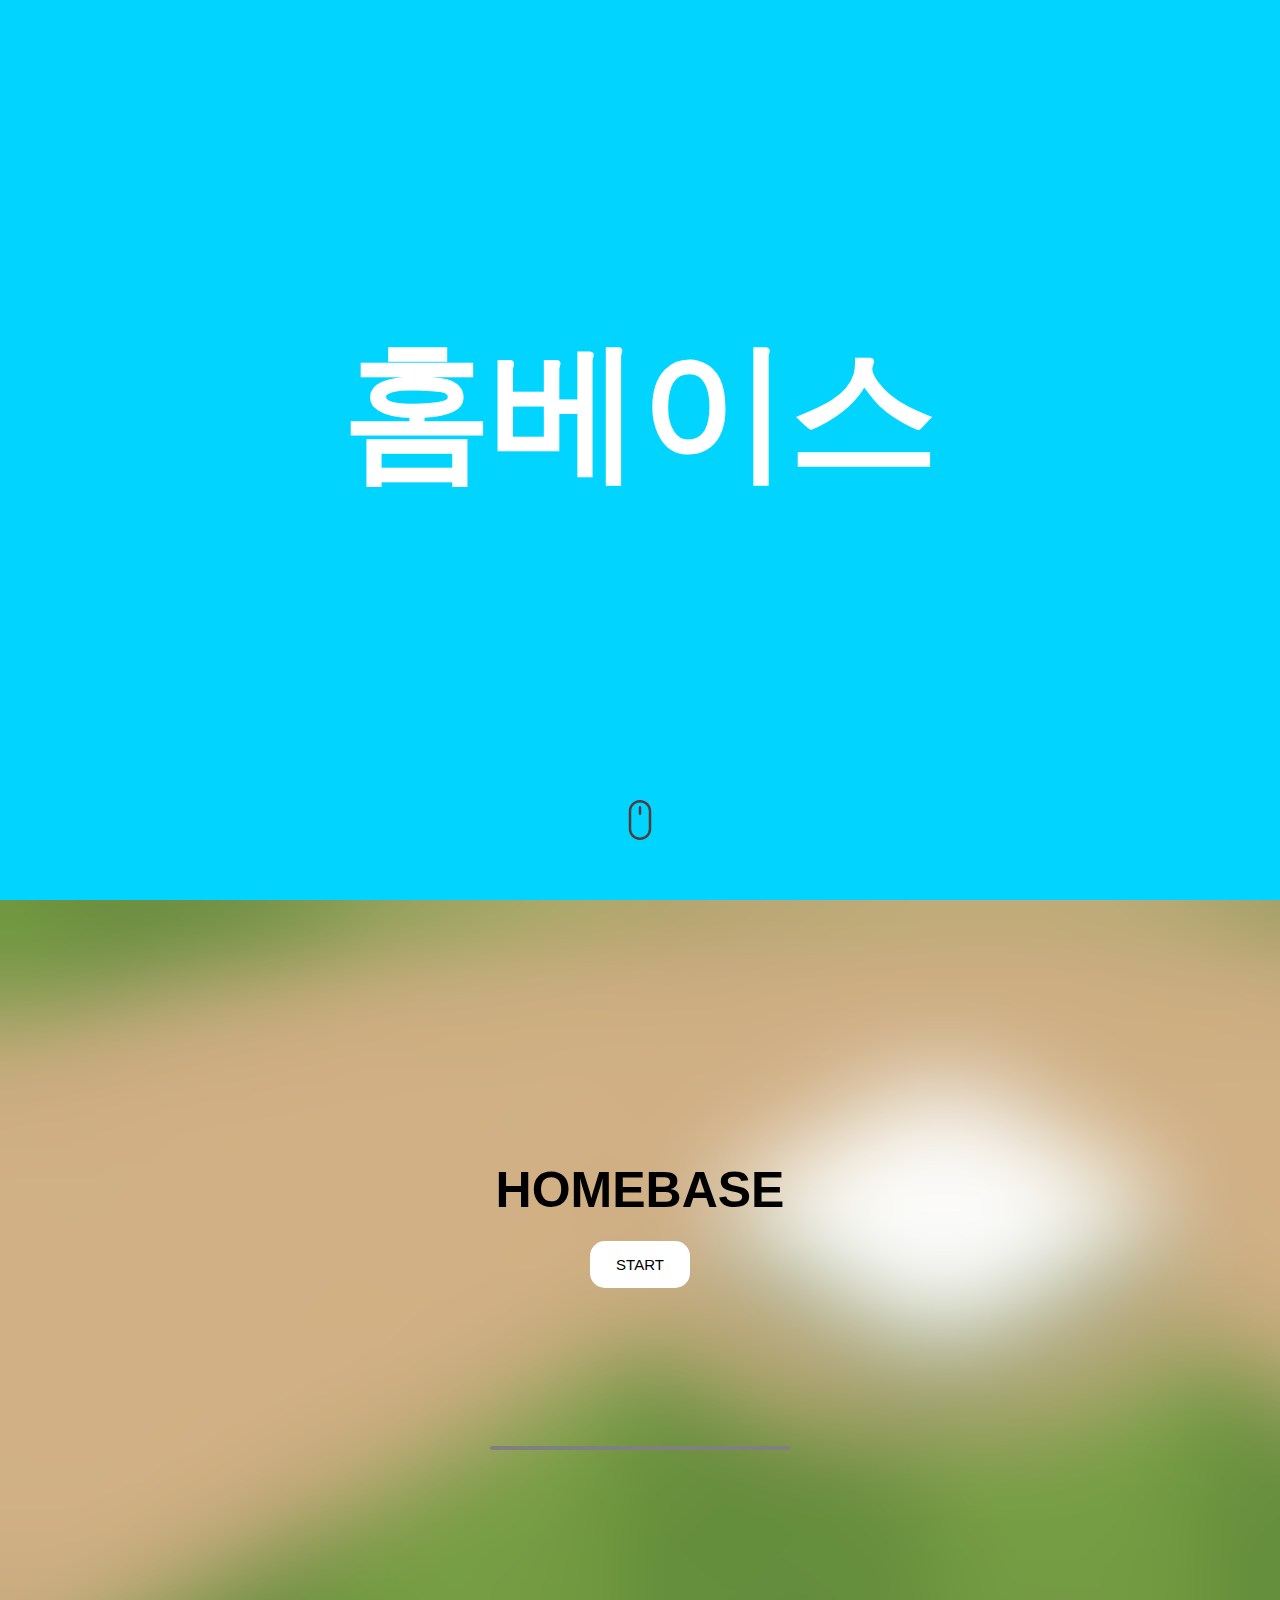
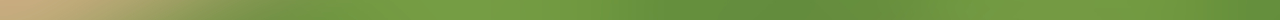
<file: m-index.html>
<!DOCTYPE html>
<!-- saved from url=(0174)file:///C:/Users/YEONWOO/Documents/%EC%B9%B4%EC%B9%B4%EC%98%A4%ED%86%A1%20%EB%B0%9B%EC%9D%80%20%ED%8C%8C%EC%9D%BC/2%ED%8E%98%EC%9D%B4%EC%A7%80%20%EC%88%98%EC%A0%95/index.html -->
<html lang="en" class="no-js"><head><meta http-equiv="Content-Type" content="text/html; charset=UTF-8">
		
		<meta http-equiv="X-UA-Compatible" content="IE=edge">
		<meta name="viewport" content="width=device-width, initial-scale=1">
		<title>Line Menu Styles</title>
		<meta name="description" content="An open collection of menu styles that use the line as a creative design element">
		<meta name="keywords" content="web design, styles, inspiration, line, pseudo-element, SVG, animation">
		<meta name="author" content="Codrops">
		<link rel="shortcut icon" href="file:///C:/Users/YEONWOO/Documents/%EC%B9%B4%EC%B9%B4%EC%98%A4%ED%86%A1%20%EB%B0%9B%EC%9D%80%20%ED%8C%8C%EC%9D%BC/2%ED%8E%98%EC%9D%B4%EC%A7%80%20%EC%88%98%EC%A0%95/favicon.ico">
		<link rel="stylesheet" type="text/css" href="./index_files/component.css">
		<link rel="stylesheet" type="text/css" href="./index_files/demo.css">
		<link rel="stylesheet" type="text/css" href="./index_files/normalize.css">
		<!--[if IE]>
			<script src="http://html5shiv.googlecode.com/svn/trunk/html5.js"></script>
		<![endif]-->
	</head>
	<body>
		<div class="container">
			<header class="section codrops-header">
				<h1>
                    <a style="font-size: 150px;">홈베이스</a></br></br>
                </h1>
				<!-- GitHub corner by Tim Holman -->
				
			</header>
			
			<section class="section section--menu" style="background-image: url('./img/My\ Post.jpg');" id="Valentine">
				<h2 class="section__title"></h2>

			<div> <!--머신코드-->
                <div id="section_subtitle" style="text-align: center; font-size: 50px; font-weight: bold; color: black;">HOMEBASE</div><br>
            <div style="text-align: center;" id="stbt"><button type="button" onclick="init()" class="StartButton">START</button></div>
            <div class="div_section">
                <div style="text-align: center;"> 
                    <canvas id="canvas"></canvas>
                </div>
                <!-- <div id="label-container"></div> -->
                <div id="counter">
                    <!-- addTextbox() 실행으로 들어갈 코드
                    <h2 style="font-size: 40px;">COUNT</h2>
                    <a id="count_number" style="font-size: 70px; font-weight: bold;">0</a></br></br>
                    <button type="button" onclick="RESET()" id="RESETbtn">RESET</button> -->
                </div>
            </div>    
            <script src="./index_files/tf.min.js.다운로드"></script>
            <script src="./index_files/teachablemachine-pose.min.js.다운로드"></script>
            <script type="text/javascript">
                // More API functions here:
                // https://github.com/googlecreativelab/teachablemachine-community/tree/master/libraries/pose
            
                // the link to your model provided by Teachable Machine export panel
                const URL = "./my_model/";
                let model, webcam, ctx, labelContainer, maxPredictions;
                let counter = document.getElementById("counter");
                const count = 0;

                function addCount() {
                    count_number.innerHTML = ++count;
                }

                function RESET() {
                    count = 0;
                    count_number.innerHTML = count;
                }
                
                function addTextbox() {
                    counter.innerHTML += "<h2 id='countTXT' style='font-size: 40px;'>COUNT</h2><a id='count_number' style='font-size: 70px; font-weight: bold;'>0</a></br></br><button type='button' onclick='RESET()' id='RESETbtn'>RESET</button>";
                }
                async function init() {
                    const modelURL = URL + "model.json";
                    const metadataURL = URL + "metadata.json";
            
                    // load the model and metadata
                    // Refer to tmImage.loadFromFiles() in the API to support files from a file picker
                    // Note: the pose library adds a tmPose object to your window (window.tmPose)
                    model = await tmPose.load(modelURL, metadataURL);
                    maxPredictions = model.getTotalClasses();
            
                    // Convenience function to setup a webcam
                    const size = 600;
                    const flip = true; // whether to flip the webcam
                    webcam = new tmPose.Webcam(size, size, flip); // width, height, flip
                    await webcam.setup(); // request access to the webcam
                    await webcam.play();
                    window.requestAnimationFrame(loop);
            
                    // append/get elements to the DOM
                    const canvas = document.getElementById("canvas");
                    canvas.width = size; canvas.height = size; canvas.style.border = "solid 5px #fff"; canvas.style.borderRadius = "5px";
                    ctx = canvas.getContext("2d");
                    
                    // 불필요한 정보(세부 클래스 내용)
                    // labelContainer = document.getElementById("label-container");
                    // for (let i = 0; i < maxPredictions; i++) { // and class labels
                    //     labelContainer.appendChild(document.createElement("div"));
                    // }
                    
                    addTextbox();
                    
                    // 시작 버튼 누르고 다른 요소들을 모두 불러오게 한 후 사라지게함
                    document.getElementById("stbt").style.display="none";
                }
            
                async function loop(timestamp) {
                    webcam.update(); // update the webcam frame
                    await predict();
                    window.requestAnimationFrame(loop);
                }
                var status = "stand"
                
                async function predict() {
                    // Prediction #1: run input through posenet
                    // estimatePose can take in an image, video or canvas html element
                    const { pose, posenetOutput } = await model.estimatePose(webcam.canvas);
                    // Prediction 2: run input through teachable machine classification model
                    const prediction = await model.predict(posenetOutput);

                    const counter_text = document.getElementById("countTXT");
                    
                    if(prediction[0].probability.toFixed(2) > 0.90){
                        status = "stand";
                    }
                    else if(prediction[1].probability.toFixed(2) == 1.00){
                        if(status == "stand"){
                            var audio = new Audio('Form.mp3');
                            audio.play();
                        }
                        status = "Form";
                    }
                    else if(prediction[2].probability.toFixed(2) == 1.00){
                        if(status == "Form" || status == "stand"){
                            var audio = new Audio( 'fail.mp3');
                            audio.play();
                        }
                        status = "Fail";
                    }
                    else if(prediction[3].probability.toFixed(2) == 1.00){
                        if(status == "Form" || status == "stand"){
                            var audio = new Audio( 'fail.mp3');
                            audio.play();
                        }
                        status = "Fail";
                    }
                    else if(prediction[4].probability.toFixed(2) == 1.00){
                        if(status == "Form" || status == "stand"){
                            var audio = new Audio( 'fail.mp3');
                            audio.play();
                        }
                        status = "Fail";
                    }
                    else if(prediction[5].probability.toFixed(2) == 1.00){
                        if(status == "Form" || status == "stand"){
                            var audio = new Audio( 'fail.mp3');
                            audio.play();
                        }
                        status = "Fail";
                    }
                    else if(prediction[6].probability.toFixed(2) > 0.50){
                        if(status == "Form"){
                            addCount();
                            var audio = new Audio( count%10+'.mp3');
                            audio.play();
                        }
                        status = "Swing";
                    }
                    else if(prediction[7].probability.toFixed(2) == 1.00){
                        if(status == "Form" || status == "stand"){
                            var audio = new Audio( 'fail.mp3');
                            audio.play();
                        }
                        status = "Fail";
                    }
                    else if(prediction[8].probability.toFixed(2) == 1.00){
                        if(status == "Form" || status == "stand"){
                            var audio = new Audio( 'fail.mp3');
                            audio.play();
                        }
                        status = "Fail";
                    }
            
                    // for (let i = 0; i < maxPredictions; i++) {
                    //     const classPrediction =
                    //         prediction[i].className + ": " + prediction[i].probability.toFixed(2);
                    //     labelContainer.childNodes[i].innerHTML = classPrediction;
                    // }
            
                    // finally draw the poses
                    drawPose(pose);
                }
            
                function drawPose(pose) {
                    if (webcam.canvas) {
                        ctx.drawImage(webcam.canvas, 0, 0);
                        // draw the keypoints and skeleton
                        if (pose) {
                            const minPartConfidence = 0.5;
                            tmPose.drawKeypoints(pose.keypoints, minPartConfidence, ctx);
                            tmPose.drawSkeleton(pose.keypoints, minPartConfidence, ctx);
                        }
                    }
                }
            </script>
            </div>
				
			</section>
            
		</div>
		<!-- /container -->
		<script src="./index_files/classie.js.다운로드"></script>
		<script src="./index_files/clipboard.min.js.다운로드"></script>
		<script>
		(function() {
			[].slice.call(document.querySelectorAll('.menu')).forEach(function(menu) {
				var menuItems = menu.querySelectorAll('.menu__link'),
					setCurrent = function(ev) {
						ev.preventDefault();

						var item = ev.target.parentNode; // li

						// return if already current
						if (classie.has(item, 'menu__item--current')) {
							return false;
						}
						// remove current
						classie.remove(menu.querySelector('.menu__item--current'), 'menu__item--current');
						// set current
						classie.add(item, 'menu__item--current');
					};

				[].slice.call(menuItems).forEach(function(el) {
					el.addEventListener('click', setCurrent);
				});
			});

			[].slice.call(document.querySelectorAll('.link-copy')).forEach(function(link) {
				link.setAttribute('data-clipboard-text', location.protocol + '//' + location.host + location.pathname + '#' + link.parentNode.id);
				new Clipboard(link);
				link.addEventListener('click', function() {
					classie.add(link, 'link-copy--animate');
					setTimeout(function() {
						classie.remove(link, 'link-copy--animate');
					}, 300);
				});
			});
		})(window);
		</script>
	

</body></html>
</file>
<file: index_files/component.css>
/* Common styles for all menus */
.menu {
	line-height: 1;
	margin: 0 auto 3em;
}

.menu__list {
	position: relative;
	display: -webkit-flex;
	display: flex;
	-webkit-flex-wrap: wrap;
	flex-wrap: wrap;
	margin: 0;
	padding: 0;
	list-style: none;
}

.menu__item {
	display: block;
	margin: 1em 0;
}

.menu__link {
	font-size: 1.05em;
	font-weight: bold;
	display: block;
	padding: 1em;
	cursor: pointer;
	-webkit-user-select: none;
	-moz-user-select: none;
	-ms-user-select: none;
	user-select: none;
	-webkit-touch-callout: none;
	-khtml-user-select: none;
	-webkit-tap-highlight-color: rgba(0, 0, 0, 0);
}

.menu__link:hover,
.menu__link:focus {
	outline: none;
}

/* Individual styles */

/* Alonso */
.menu--alonso .menu__item {
	margin: 0;
}

.menu--alonso .menu__link {
	width: 120px;
	height: 3em;
	text-align: center;
	color: #b5b5b5;
	-webkit-transition: color 0.3s;
	transition: color 0.3s;
}

.menu--alonso .menu__link:hover,
.menu--alonso .menu__link:focus {
	color: #929292;
}

.menu--alonso .menu__item--current .menu__link {
	color: #d94f5c;
	-webkit-transition: color 0.5s;
	transition: color 0.5s;
}

.menu--alonso .menu__line {
	position: absolute;
	top: 100%;
	left: 0;
	width: 120px;
	height: 2px;
	pointer-events: none;
	border: 1px solid #fff;
	border-width: 0 45px;
	background: #d94f5c;
	-webkit-transition: -webkit-transform 0.5s;
	transition: transform 0.5s;
	-webkit-transition-timing-function: cubic-bezier(1, 0.01, 0, 1);
	-webkit-transition-timing-function: cubic-bezier(1, 0.01, 0, 1.22);
	transition-timing-function: cubic-bezier(1, 0.01, 0, 1.22);
}

.menu--alonso .menu__item:nth-child(1).menu__item--current ~ .menu__line {
	-webkit-transform: translate3d(0, 0, 0);
	transform: translate3d(0, 0, 0);
}

.menu--alonso .menu__item:nth-child(2).menu__item--current ~ .menu__line {
	-webkit-transform: translate3d(100%, 0, 0);
	transform: translate3d(100%, 0, 0);
}

.menu--alonso .menu__item:nth-child(3).menu__item--current ~ .menu__line {
	-webkit-transform: translate3d(200%, 0, 0);
	transform: translate3d(200%, 0, 0);
}

.menu--alonso .menu__item:nth-child(4).menu__item--current ~ .menu__line {
	-webkit-transform: translate3d(300%, 0, 0);
	transform: translate3d(300%, 0, 0);
}

.menu--alonso .menu__item:nth-child(5).menu__item--current ~ .menu__line {
	-webkit-transform: translate3d(400%, 0, 0);
	transform: translate3d(400%, 0, 0);
}

@media screen and (max-width:55em) {
	.menu--alonso .menu__line {
		top: 3em;
	}

	.menu--alonso .menu__item:nth-child(1).menu__item--current ~ .menu__line {
		-webkit-transform: translate3d(0, 0, 0);
		transform: translate3d(0, 0, 0);
	}

	.menu--alonso .menu__item:nth-child(2).menu__item--current ~ .menu__line {
		-webkit-transform: translate3d(0, 3em, 0);
		transform: translate3d(0, 3em, 0);
	}

	.menu--alonso .menu__item:nth-child(3).menu__item--current ~ .menu__line {
		-webkit-transform: translate3d(0, 6em, 0);
		transform: translate3d(0, 6em, 0);
	}

	.menu--alonso .menu__item:nth-child(4).menu__item--current ~ .menu__line {
		-webkit-transform: translate3d(0, 9em, 0);
		transform: translate3d(0, 9em, 0);
	}

	.menu--alonso .menu__item:nth-child(5).menu__item--current ~ .menu__line {
		-webkit-transform: translate3d(0, 12em, 0);
		transform: translate3d(0, 12em, 0);
	}
}

/* Sebastian */
.menu--sebastian .menu__link {
	position: relative;
	display: block;
	margin: 0 1em;
	text-align: center;
	color: #929292;
	-webkit-transition: color 0.4s;
	transition: color 0.4s;
}

.menu--sebastian .menu__link:hover,
.menu--sebastian .menu__link:focus {
	color: #fff;
}

.menu--sebastian .menu__item--current .menu__link {
	color: #d94f5c;
}

.menu--sebastian .menu__link::before,
.menu--sebastian .menu__link::after {
	content: '';
	position: absolute;
	left: 0;
	width: 100%;
	height: 2px;
	background: #d94f5c;
	-webkit-transform: scale3d(0, 1, 1);
	transform: scale3d(0, 1, 1);
	-webkit-transition: -webkit-transform 0.2s;
	transition: transform 0.2s;
}

.menu--sebastian .menu__link::before {
	top: 0;
	-webkit-transform-origin: 0 50%;
	transform-origin: 0 50%;
}

.menu--sebastian .menu__link::after {
	bottom: 0;
	-webkit-transform-origin: 100% 50%;
	transform-origin: 100% 50%;
}

.menu--sebastian .menu__item--current .menu__link::before,
.menu--sebastian .menu__item--current .menu__link::after {
	-webkit-transform: scale3d(1, 1, 1);
	transform: scale3d(1, 1, 1);
	-webkit-transition-timing-function: cubic-bezier(0.22, 0.61, 0.36, 1);
	transition-timing-function: cubic-bezier(0.22, 0.61, 0.36, 1);
	-webkit-transition-duration: 0.4s;
	transition-duration: 0.4s;
}

/* Prospero */
.menu--prospero .menu__link {
	position: relative;
	display: block;
	margin: 0 1.5em;
	padding: 0.75em 0;
	text-align: center;
	color: #b5b5b5;
	-webkit-transition: color 0.3s;
	transition: color 0.3s;
}

.menu--prospero .menu__link:hover,
.menu--prospero .menu__link:focus {
	color: #929292;
}

.menu--prospero .menu__item--current .menu__link {
	color: #d94f5c;
}

.menu--prospero .menu__link::before {
	content: '';
	position: absolute;
	bottom: 0;
	left: 0;
	width: 100%;
	height: 4px;
	background: #d94f5c;
	-webkit-transform: scale3d(0, 1, 1);
	transform: scale3d(0, 1, 1);
	-webkit-transition: -webkit-transform 0.1s;
	transition: transform 0.1s;
}

.menu--prospero .menu__item--current .menu__link::before {
	-webkit-transform: scale3d(1, 1, 1);
	transform: scale3d(1, 1, 1);
	-webkit-transition-timing-function: cubic-bezier(0.4, 0, 0.2, 1);
	transition-timing-function: cubic-bezier(0.4, 0, 0.2, 1);
	-webkit-transition-duration: 0.3s;
	transition-duration: 0.3s;
}

/* Viola */
.menu--viola .menu__item {
	position: relative;
	margin: 0 1em;
}

.menu--viola .menu__link {
	position: relative;
	display: block;
	text-align: center;
	color: #929292;
	-webkit-transition: color 0.4s;
	transition: color 0.4s;
}

.menu--viola .menu__link:hover,
.menu--viola .menu__link:focus {
	color: #fff;
}

.menu--viola .menu__item--current .menu__link {
	color: #d94f5c;
}

.menu--viola .menu__item::before,
.menu--viola .menu__item::after,
.menu--viola .menu__link::before,
.menu--viola .menu__link::after {
	content: '';
	position: absolute;
	background: #d94f5c;
	-webkit-transition: -webkit-transform 0.2s;
	transition: transform 0.2s;
}

.menu--viola .menu__item::before,
.menu--viola .menu__item::after {
	top: 0;
	width: 2px;
	height: 100%;
	-webkit-transform: scale3d(1, 0, 1);
	transform: scale3d(1, 0, 1);
}

.menu--viola .menu__item::before {
	left: 0;
	-webkit-transform-origin: 50% 100%;
	transform-origin: 50% 100%;
}

.menu--viola .menu__item::after {
	right: 0;
	-webkit-transform-origin: 50% 0%;
	transform-origin: 50% 0%;
}

.menu--viola .menu__link::before,
.menu--viola .menu__link::after {
	left: 0;
	width: 100%;
	height: 2px;
	-webkit-transform: scale3d(0, 1, 1);
	transform: scale3d(0, 1, 1);
}

.menu--viola .menu__link::before {
	top: 0;
	-webkit-transform-origin: 0 50%;
	transform-origin: 0 50%;
}

.menu--viola .menu__link::after {
	bottom: 0;
	-webkit-transform-origin: 100% 50%;
	transform-origin: 100% 50%;
}

.menu--viola .menu__item--current::before,
.menu--viola .menu__item--current::after,
.menu--viola .menu__item--current .menu__link::before,
.menu--viola .menu__item--current .menu__link::after {
	-webkit-transform: scale3d(1, 1, 1);
	transform: scale3d(1, 1, 1);
	-webkit-transition-timing-function: cubic-bezier(0.4, 0, 0.2, 1);
	transition-timing-function: cubic-bezier(0.4, 0, 0.2, 1);
	-webkit-transition-duration: 0.4s;
	transition-duration: 0.4s;
}

/* Antonio */
.menu--antonio .menu__item {
	position: relative;
	margin: 1em;
}

.menu--antonio .menu__link {
	position: relative;
	display: block;
	min-width: 110px;
	text-align: center;
	color: #b5b5b5;
	-webkit-transition: color 0.2s;
	transition: color 0.2s;
}

.menu--antonio .menu__link:hover,
.menu--antonio .menu__link:focus {
	color: #929292;
}

.menu--antonio .menu__item--current .menu__link {
	color: #d94f5c;
	-webkit-transition-duration: 0.4s;
	transition-duration: 0.4s;
}

.menu--antonio .menu__item::before,
.menu--antonio .menu__item::after,
.menu--antonio .menu__link::before,
.menu--antonio .menu__link::after {
	content: '';
	position: absolute;
	background: #d94f5c;
	-webkit-transition: -webkit-transform 0.2s;
	transition: transform 0.2s;
}

.menu--antonio .menu__item::before,
.menu--antonio .menu__item::after {
	top: 0;
	width: 4px;
	height: 100%;
	-webkit-transform: scale3d(1, 0, 1);
	transform: scale3d(1, 0, 1);
}

.menu--antonio .menu__item::before {
	left: 0;
	-webkit-transform-origin: 50% 100%;
	transform-origin: 50% 100%;
}

.menu--antonio .menu__item::after {
	right: 0;
	-webkit-transform-origin: 50% 0%;
	transform-origin: 50% 0%;
}

.menu--antonio .menu__link::before,
.menu--antonio .menu__link::after {
	left: 0;
	width: 100%;
	height: 4px;
	-webkit-transform: scale3d(0, 1, 1);
	transform: scale3d(0, 1, 1);
}

.menu--antonio .menu__link::before {
	top: 0;
	-webkit-transform-origin: 0 50%;
	transform-origin: 0 50%;
}

.menu--antonio .menu__link::after {
	bottom: 0;
	-webkit-transform-origin: 100% 50%;
	transform-origin: 100% 50%;
}

.menu--antonio .menu__item--current::before,
.menu--antonio .menu__item--current::after,
.menu--antonio .menu__item--current .menu__link::before,
.menu--antonio .menu__item--current .menu__link::after {
	-webkit-transform: scale3d(1, 1, 1);
	transform: scale3d(1, 1, 1);
	-webkit-transition-timing-function: cubic-bezier(0.4, 0, 0.2, 1);
	transition-timing-function: cubic-bezier(0.4, 0, 0.2, 1);
	-webkit-transition-duration: 0.4s;
	transition-duration: 0.4s;
}

.menu--antonio .menu__item--current::after {
	-webkit-transition-delay: 0s;
	transition-delay: 0s;
}

.menu--antonio .menu__item--current .menu__link::before {
	-webkit-transition-delay: 0.2s;
	transition-delay: 0.2s;
}

.menu--antonio .menu__item--current .menu__link::after {
	-webkit-transition-delay: 0.2s;
	transition-delay: 0.2s;
}

/* Miranda */
.menu--miranda .menu__item {
	position: relative;
	margin: 1em;
}

.menu--miranda .menu__link {
	position: relative;
	display: block;
	min-width: 120px;
	text-align: center;
	color: #b5b5b5;
	-webkit-transition: color 0.3s;
	transition: color 0.3s;
}

.menu--miranda .menu__link:hover,
.menu--miranda .menu__link:focus {
	color: #929292;
}

.menu--miranda .menu__item--current .menu__link {
	color: #d94f5c;
}

.menu--miranda .menu__item::before,
.menu--miranda .menu__item::after,
.menu--miranda .menu__link::before,
.menu--miranda .menu__link::after {
	content: '';
	position: absolute;
	background: #d94f5c;
	-webkit-transition: -webkit-transform 0.1s;
	transition: transform 0.1s;
	-webkit-transition-timing-function: cubic-bezier(1, 0.68, 0.16, 0.9);
	transition-timing-function: cubic-bezier(1, 0.68, 0.16, 0.9);
}

/* left and right line */
.menu--miranda .menu__item::before,
.menu--miranda .menu__item::after {
	top: 0;
	width: 2px;
	height: 100%;
	-webkit-transform: scale3d(1, 0, 1);
	transform: scale3d(1, 0, 1);
}

/* left line */
.menu--miranda .menu__item::before {
	left: 0;
	-webkit-transform-origin: 50% 100%;
	transform-origin: 50% 100%;
}

/* right line */
.menu--miranda .menu__item::after {
	right: 0;
	-webkit-transform-origin: 50% 0%;
	transform-origin: 50% 0%;
}

/* top and bottom line */
.menu--miranda .menu__link::before,
.menu--miranda .menu__link::after {
	left: 0;
	width: 100%;
	height: 2px;
	-webkit-transform: scale3d(0, 1, 1);
	transform: scale3d(0, 1, 1);
}

/* top line */
.menu--miranda .menu__link::before {
	top: 0;
	-webkit-transform-origin: 0 50%;
	transform-origin: 0 50%;
}

/* bottom line */
.menu--miranda .menu__link::after {
	bottom: 0;
	-webkit-transform-origin: 100% 50%;
	transform-origin: 100% 50%;
}

/* Delays (first reverse, then current) */

/* These rules can be simplified, but let's keep it for better readability */

/* bottom line */
.menu--miranda .menu__item .menu__link::after {
	-webkit-transition-delay: 0.3s;
	transition-delay: 0.3s;
}

.menu--miranda .menu__item--current .menu__link::after {
	-webkit-transition-delay: 0s;
	transition-delay: 0s;
}

/* left line */
.menu--miranda .menu__item::before {
	-webkit-transition-delay: 0.2s;
	transition-delay: 0.2s;
}

.menu--miranda .menu__item--current::before {
	-webkit-transition-delay: 0.1s;
	transition-delay: 0.1s;
}

/* top line */
.menu--miranda .menu__item .menu__link::before {
	-webkit-transition-delay: 0.1s;
	transition-delay: 0.1s;
}

.menu--miranda .menu__item--current .menu__link::before {
	-webkit-transition-delay: 0.2s;
	transition-delay: 0.2s;
}

/* right line */
.menu--miranda .menu__item--current::after {
	-webkit-transition-delay: 0.3s;
	transition-delay: 0.3s;
}

.menu--miranda .menu__item--current::before,
.menu--miranda .menu__item--current::after,
.menu--miranda .menu__item--current .menu__link::before,
.menu--miranda .menu__item--current .menu__link::after {
	-webkit-transform: scale3d(1, 1, 1);
	transform: scale3d(1, 1, 1);
}

/* Ariel */
.menu--ariel .menu__item {
	position: relative;
	margin: 0.5em 1em;
}

.menu--ariel .menu__link {
	line-height: 1.15;
	position: relative;
	display: block;
	min-width: 110px;
	text-align: center;
	color: #b5b5b5;
	-webkit-transition: color 0.3s;
	transition: color 0.3s;
}

.menu--ariel .menu__link:hover,
.menu--ariel .menu__link:focus {
	color: #929292;
}

.menu--ariel .menu__item--current .menu__link {
	color: #d94f5c;
}

.menu--ariel .menu__item::before,
.menu--ariel .menu__item::after,
.menu--ariel .menu__link::before,
.menu--ariel .menu__link::after {
	content: '';
	position: absolute;
	background: #d94f5c;
	-webkit-transition: -webkit-transform 0.3s;
	transition: transform 0.3s;
	-webkit-transition-timing-function: cubic-bezier(0.44, 0.05, 0.55, 0.95);
	transition-timing-function: cubic-bezier(0.44, 0.05, 0.55, 0.95);
}

.menu--ariel .menu__item::before,
.menu--ariel .menu__item::after {
	top: 0;
	width: 4px;
	height: 100%;
	-webkit-transform: scale3d(0.1, 0, 1);
	transform: scale3d(0.1, 0, 1);
}

/* left line */
.menu--ariel .menu__item::before {
	left: 0;
}

/* right line */
.menu--ariel .menu__item::after {
	right: 0;
}

.menu--ariel .menu__link::before,
.menu--ariel .menu__link::after {
	left: 0;
	width: 100%;
	height: 4px;
	-webkit-transform: scale3d(0, 0.1, 1);
	transform: scale3d(0, 0.1, 1);
}

/* top line */
.menu--ariel .menu__link::before {
	top: 0;
}

/* bottom line */
.menu--ariel .menu__link::after {
	bottom: 0;
}

.menu--ariel .menu__item--current::before,
.menu--ariel .menu__item--current::after,
.menu--ariel .menu__item--current .menu__link::before,
.menu--ariel .menu__item--current .menu__link::after {
	-webkit-transform: scale3d(1, 1, 1);
	transform: scale3d(1, 1, 1);
}

/* Caliban */
.menu--caliban .menu__item {
	margin: 0.5em 0;
}

.menu--caliban .menu__link {
	position: relative;
	display: block;
	width: 140px;
	margin: 0 1em;
	color: #b5b5b5;
	-webkit-transition: color 0.2s;
	transition: color 0.2s;
}

.menu--caliban .menu__link:hover,
.menu--caliban .menu__link:focus {
	color: #929292;
}

.menu--caliban .menu__item--current .menu__link {
	color: #d94f5c;
}

.menu--caliban .menu__link::before,
.menu--caliban .menu__link::after {
	content: '';
	position: absolute;
	top: 0;
	left: 0;
	width: 100%;
	height: 100%;
	border: 2px solid #d94f5c;
	-webkit-transition: -webkit-transform 0.2s;
	transition: transform 0.2s;
}

.menu--caliban .menu__link::before {
	border-width: 0 2px;
	-webkit-transform: scale3d(1, 0, 1);
	transform: scale3d(1, 0, 1);
	-webkit-transform-origin: 0% 50%;
	transform-origin: 0% 50%;
}

.menu--caliban .menu__link::after {
	border-width: 2px 0;
	-webkit-transform: scale3d(0, 1, 1);
	transform: scale3d(0, 1, 1);
	-webkit-transform-origin: 0% 0%;
	transform-origin: 0% 0%;
	-webkit-transition-delay: 0.2s;
	transition-delay: 0.2s;
}

.menu--caliban .menu__item--current .menu__link::before,
.menu--caliban .menu__item--current .menu__link::after {
	-webkit-transform: scale3d(1, 1, 1);
	transform: scale3d(1, 1, 1);
}

/* Ferdinand */
.menu--ferdinand .menu__link {
	position: relative;
	display: block;
	margin: 0 1.5em;
	padding: 0.65em 0;
	text-align: center;
	color: #b5b5b5;
	-webkit-transition: background 0.3s, color 0.3s;
	transition: background 0.3s, color 0.3s;
}

.menu--ferdinand .menu__link:hover,
.menu--ferdinand .menu__link:focus {
	color: #929292;
}

.menu--ferdinand .menu__item--current .menu__link {
	color: #d94f5c;
}

.menu--ferdinand .menu__link::before {
	content: '';
	position: absolute;
	bottom: 0;
	left: 0;
	width: 100%;
	height: 2px;
	background: #d94f5c;
	-webkit-transform: scale3d(0, 5, 1);
	transform: scale3d(0, 5, 1);
	-webkit-transform-origin: 0% 50%;
	transform-origin: 0% 50%;
	-webkit-transition: -webkit-transform 0.3s;
	transition: transform 0.3s;
	-webkit-transition-timing-function: cubic-bezier(1, 0.68, 0.16, 0.9);
	transition-timing-function: cubic-bezier(1, 0.68, 0.16, 0.9);
}

.menu--ferdinand .menu__item--current .menu__link::before {
	-webkit-transform: scale3d(1, 1, 1);
	transform: scale3d(1, 1, 1);
}

/* Adrian */
.menu--adrian .menu__item {
	margin: 0 1em;
}

.menu--adrian .menu__link {
	position: relative;
	overflow: hidden;
	width: 130px;
	padding: 1em 0;
	color: #b5b5b5;
}

.menu--adrian .menu__link:hover,
.menu--adrian .menu__link:focus {
	color: #929292;
}

.menu--adrian .menu__item--current .menu__link {
	color: #d94f5c;
}

.menu--adrian .menu__link::before {
	content: '';
	position: absolute;
	bottom: 0;
	left: 0;
	width: 300%;
	height: 50px;
	opacity: 0;
	background: url(../img/line.svg) no-repeat top left;
	-webkit-transform: translate3d(130px, 0, 0);
	transform: translate3d(130px, 0, 0);
	-webkit-transition: -webkit-transform 0s 0.3s, opacity 0.3s;
	transition: transform 0s 0.3s, opacity 0.3s;
}

.menu--adrian .menu__item--current .menu__link::before {
	opacity: 1;
	-webkit-transform: translate3d(-260px, 0, 0);
	transform: translate3d(-260px, 0, 0);
	-webkit-transition: -webkit-transform 0.5s;
	transition: transform 0.5s;
}

.menu--adrian .menu__helper {
	display: block;
	pointer-events: none;
}

.menu--adrian .menu__item--current .menu__helper {
	-webkit-animation: anim-adrian 0.3s forwards;
	animation: anim-adrian 0.3s forwards;
}

@-webkit-keyframes anim-adrian {
	50% {
		opacity: 0;
		-webkit-transform: translate3d(0, -100%, 0);
		transform: translate3d(0, -100%, 0);
	}

	51% {
		opacity: 0;
		-webkit-transform: translate3d(0, 100%, 0);
		transform: translate3d(0, 100%, 0);
	}

	100% {
		opacity: 1;
		-webkit-transform: translate3d(0, 0, 0);
		transform: translate3d(0, 0, 0);
	}
}

@keyframes anim-adrian {
	50% {
		opacity: 0;
		-webkit-transform: translate3d(0, -100%, 0);
		transform: translate3d(0, -100%, 0);
	}

	51% {
		opacity: 0;
		-webkit-transform: translate3d(0, 100%, 0);
		transform: translate3d(0, 100%, 0);
	}

	100% {
		opacity: 1;
		-webkit-transform: translate3d(0, 0, 0);
		transform: translate3d(0, 0, 0);
	}
}

/* Francisco */
.menu--francisco .menu__item {
	margin: 0 1.5em;
}

.menu--francisco .menu__link {
	position: relative;
	overflow: hidden;
	height: 3em;
	padding: 1em 0;
	text-align: center;
	color: #b5b5b5;
	-webkit-transition: color 0.3s;
	transition: color 0.3s;
}

.menu--francisco .menu__link:hover,
.menu--francisco .menu__link:focus {
	color: #929292;
}

.menu--francisco .menu__item--current .menu__link {
	color: #d94f5c;
}

.menu--francisco .menu__link::before {
	content: '';
	position: absolute;
	bottom: 0;
	left: 0;
	width: 100%;
	height: 2px;
	opacity: 0;
	background: #d94f5c;
	-webkit-transform: translate3d(0, -3em, 0);
	transform: translate3d(0, -3em, 0);
	-webkit-transition: -webkit-transform 0s 0.3s, opacity 0.2s;
	transition: transform 0s 0.3s, opacity 0.2s;
}

.menu--francisco .menu__item--current .menu__link::before {
	opacity: 1;
	-webkit-transform: translate3d(0, 0, 0);
	transform: translate3d(0, 0, 0);
	-webkit-transition: -webkit-transform 0.3s, opacity 0.1s;
	transition: transform 0.3s, opacity 0.1s;
	-webkit-transition-timing-function: cubic-bezier(0.4, 0, 0.2, 1);
	transition-timing-function: cubic-bezier(0.4, 0, 0.2, 1);
}

.menu--francisco .menu__helper {
	display: block;
	pointer-events: none;
}

.menu--francisco .menu__item--current .menu__helper {
	-webkit-animation: anim-francisco 0.3s forwards;
	animation: anim-francisco 0.3s forwards;
}

@-webkit-keyframes anim-francisco {
	50% {
		opacity: 0;
		-webkit-transform: translate3d(0, 100%, 0);
		transform: translate3d(0, 100%, 0);
	}

	51% {
		opacity: 0;
		-webkit-transform: translate3d(0, -100%, 0);
		transform: translate3d(0, -100%, 0);
	}

	100% {
		opacity: 1;
		-webkit-transform: translate3d(0, 0, 0);
		transform: translate3d(0, 0, 0);
	}
}

@keyframes anim-francisco {
	50% {
		opacity: 0;
		-webkit-transform: translate3d(0, 100%, 0);
		transform: translate3d(0, 100%, 0);
	}

	51% {
		opacity: 0;
		-webkit-transform: translate3d(0, -100%, 0);
		transform: translate3d(0, -100%, 0);
	}

	100% {
		opacity: 1;
		-webkit-transform: translate3d(0, 0, 0);
		transform: translate3d(0, 0, 0);
	}
}

/* Trinculo */
.menu--trinculo .menu__item {
	margin: 0 1.75em;
}

.menu--trinculo .menu__link {
	position: relative;
	padding: 1em 0.1em;
	text-align: center;
	color: #b5b5b5;
	-webkit-transition: color 0.3s;
	transition: color 0.3s;
}

.menu--trinculo .menu__link:hover,
.menu--trinculo .menu__link:focus {
	color: #929292;
}

.menu--trinculo .menu__link::before {
	content: '';
	position: absolute;
	bottom: 0;
	left: 0;
	width: 100%;
	height: 4px;
	opacity: 0;
	background: #d94f5c;
	-webkit-transform: scale3d(0, 1, 1);
	transform: scale3d(0, 1, 1);
	-webkit-transform-origin: 100% 50%;
	transform-origin: 100% 50%;
	-webkit-transition: -webkit-transform 0s 0.2s, opacity 0.2s;
	transition: transform 0s 0.2s, opacity 0.2s;
}

.menu--trinculo .menu__item--current .menu__link::before {
	opacity: 1;
	-webkit-transform: scale3d(1, 1, 1);
	transform: scale3d(1, 1, 1);
	-webkit-transition: -webkit-transform 0.2s, opacity 0.1s;
	transition: transform 0.2s, opacity 0.1s;
	-webkit-transition-delay: 0.35s;
	transition-delay: 0.35s;
	-webkit-transition-timing-function: cubic-bezier(0.2, 1, 0.3, 1);
	transition-timing-function: cubic-bezier(0.2, 1, 0.3, 1);
}

.menu--trinculo .menu__helper {
	display: block;
	pointer-events: none;
}

.menu--trinculo .menu__item--current .menu__helper {
	-webkit-animation: anim-trinculo 0.6s forwards;
	animation: anim-trinculo 0.6s forwards;
}

@-webkit-keyframes anim-trinculo {
	50% {
		opacity: 0;
		color: #929292;
		-webkit-transform: translate3d(100%, 0, 0);
		transform: translate3d(100%, 0, 0);
	}

	51% {
		opacity: 0;
		color: #d94f5c;
		-webkit-transform: translate3d(-100%, 0, 0);
		transform: translate3d(-100%, 0, 0);
	}

	75% {
		opacity: 1;
		-webkit-transform: translate3d(5px, 0, 0);
		transform: translate3d(5px, 0, 0);
	}

	100% {
		opacity: 1;
		color: #d94f5c;
		-webkit-transform: translate3d(0, 0, 0);
		transform: translate3d(0, 0, 0);
	}
}

@keyframes anim-trinculo {
	50% {
		opacity: 0;
		color: #929292;
		-webkit-transform: translate3d(100%, 0, 0);
		transform: translate3d(100%, 0, 0);
	}

	51% {
		opacity: 0;
		color: #d94f5c;
		-webkit-transform: translate3d(-100%, 0, 0);
		transform: translate3d(-100%, 0, 0);
	}

	75% {
		opacity: 1;
		-webkit-transform: translate3d(5px, 0, 0);
		transform: translate3d(5px, 0, 0);
	}

	100% {
		opacity: 1;
		color: #d94f5c;
		-webkit-transform: translate3d(0, 0, 0);
		transform: translate3d(0, 0, 0);
	}
}

/* Stephano */
.menu--stephano .menu__item {
	position: relative;
	margin: 0 1em;
}

.menu--stephano .menu__link {
	position: relative;
	min-width: 105px;
	text-align: center;
	color: #b5b5b5;
	-webkit-transition: color 0.3s;
	transition: color 0.3s;
}

.menu--stephano .menu__link:hover,
.menu--stephano .menu__link:focus {
	color: #929292;
}

.menu--stephano .menu__item--current .menu__link {
	color: #d94f5c;
}

.menu--stephano .menu__item::before,
.menu--stephano .menu__link::before,
.menu--stephano .menu__link::after {
	content: '';
	position: absolute;
	bottom: 0;
	width: 10px;
	height: 2px;
	opacity: 0;
	background: #d94f5c;
}

/* flipped sides */
.menu--stephano .menu__link::before,
.menu--stephano .menu__link::after {
	-webkit-transform: translate3d(0, 10px, 0);
	transform: translate3d(0, 10px, 0);
	-webkit-transition: -webkit-transform 0.3s, opacity 0.3s;
	transition: transform 0.3s, opacity 0.3s;
}

.menu--stephano .menu__item--current .menu__link::before,
.menu--stephano .menu__item--current .menu__link::after {
	opacity: 1;
}

/* left flip */
.menu--stephano .menu__link::before {
	left: 0;
	-webkit-transform-origin: 0% 0%;
	transform-origin: 0% 0%;
}

.menu--stephano .menu__item--current .menu__link::before {
	-webkit-transform: rotate3d(0, 0, 1, -90deg);
	transform: rotate3d(0, 0, 1, -90deg);
}

/* right flip */
.menu--stephano .menu__link::after {
	right: 0;
	-webkit-transform-origin: 100% 0%;
	transform-origin: 100% 0%;
}

.menu--stephano .menu__item--current .menu__link::after {
	-webkit-transform: rotate3d(0, 0, 1, 90deg);
	transform: rotate3d(0, 0, 1, 90deg);
}

/* bottom line */
.menu--stephano .menu__item::before {
	left: 0;
	width: 100%;
	-webkit-transform: translate3d(0, 10px, 0);
	transform: translate3d(0, 10px, 0);
	-webkit-transition: -webkit-transform 0.3s, opacity 0.3s;
	transition: transform 0.3s, opacity 0.3s;
}

.menu--stephano .menu__item--current::before {
	opacity: 1;
	-webkit-transform: translate3d(0, 0, 0);
	transform: translate3d(0, 0, 0);
	-webkit-transition: -webkit-transform 0.3s, opacity 0.1s;
	transition: transform 0.3s, opacity 0.1s;
}

/* Iris */
.menu--iris .menu__item {
	margin: 0 1em;
}

.menu--iris .menu__link {
	position: relative;
	text-align: center;
	color: #b5b5b5;
	-webkit-transition: color 0.3s;
	transition: color 0.3s;
}

.menu--iris .menu__link:hover,
.menu--iris .menu__link:focus {
	color: #929292;
}

.menu--iris .menu__item--current .menu__link {
	color: #d94f5c;
}

.menu--iris .menu__link::before,
.menu--iris .menu__link::after {
	content: '';
	position: absolute;
	width: 10px;
	height: 10px;
	opacity: 0;
	border: 2px solid #d94f5c;
	-webkit-transition: -webkit-transform 0.3s, opacity 0.3s;
	transition: transform 0.3s, opacity 0.3s;
	-webkit-transition-timing-function: cubic-bezier(0.17, 0.67, 0.05, 1.29);
	transition-timing-function: cubic-bezier(0.17, 0.67, 0.05, 1.29);
}

.menu--iris .menu__link::before {
	top: 0;
	left: 0;
	border-width: 2px 0 0 2px;
	-webkit-transform: translate3d(10px, 10px, 0);
	transform: translate3d(10px, 10px, 0);
}

.menu--iris .menu__link::after {
	right: 0;
	bottom: 0;
	border-width: 0 2px 2px 0;
	-webkit-transform: translate3d(-10px, -10px, 0);
	transform: translate3d(-10px, -10px, 0);
}

.menu--iris .menu__item--current .menu__link::before,
.menu--iris .menu__item--current .menu__link::after {
	opacity: 1;
	-webkit-transform: translate3d(0, 0, 0);
	transform: translate3d(0, 0, 0);
}

/* Ceres */
.menu--ceres .menu__item {
	position: relative;
}

.menu--ceres .menu__link {
	position: relative;
	min-width: 115px;
	height: 50px;
	padding: 1em 1.5em;
	text-align: center;
	color: #b5b5b5;
	-webkit-transition: color 0.3s;
	transition: color 0.3s;
}

.menu--ceres .menu__link:hover,
.menu--ceres .menu__link:focus {
	color: #929292;
}

.menu--ceres .menu__item--current .menu__link {
	color: #d94f5c;
}

.menu--ceres .menu__item::before,
.menu--ceres .menu__item::after,
.menu--ceres .menu__link::after {
	content: '';
	position: absolute;
	bottom: 0;
	background: #d94f5c;
}

.menu--ceres .menu__item::before,
.menu--ceres .menu__item::after {
	width: 2px;
	height: 100%;
	opacity: 0;
	-webkit-transform: scale3d(1, 0, 1);
	transform: scale3d(1, 0, 1);
	-webkit-transform-origin: 50% 0%;
	transform-origin: 50% 0%;
	-webkit-transition: -webkit-transform 0s 0.1s, opacity 0.1s;
	transition: transform 0s 0.1s, opacity 0.1s;
}

.menu--ceres .menu__item::before {
	left: 0;
}

.menu--ceres .menu__item::after {
	right: 0;
}

.menu--ceres .menu__item--current::before,
.menu--ceres .menu__item--current::after {
	opacity: 1;
	-webkit-transform: scale3d(1, 1, 1);
	transform: scale3d(1, 1, 1);
	-webkit-transition: -webkit-transform 0.3s;
	transition: transform 0.3s;
	-webkit-transition-delay: 0.3s;
	transition-delay: 0.3s;
	-webkit-transition-timing-function: cubic-bezier(0.2, 1, 0.3, 1);
	transition-timing-function: cubic-bezier(0.2, 1, 0.3, 1);
}

/* bottom line */
.menu--ceres .menu__link::after {
	left: 0;
	width: 100%;
	height: 2px;
	-webkit-transition: -webkit-transform 0.3s;
	transition: transform 0.3s;
}

.menu--ceres .menu__item--current .menu__link::after {
	-webkit-transform: translate3d(0, -48px, 0);
	transform: translate3d(0, -48px, 0);
	-webkit-transition-timing-function: cubic-bezier(0.7, 0, 0.3, 1);
	transition-timing-function: cubic-bezier(0.7, 0, 0.3, 1);
}

/* Juno */
.menu--juno .menu__item {
	position: relative;
	overflow: hidden;
	margin: 0.5em;
}

.menu--juno .menu__link {
	position: relative;
	z-index: 10;
	text-align: center;
	color: #b5b5b5;
	-webkit-transition: color 0.3s;
	transition: color 0.3s;
}

.menu--juno .menu__link:hover,
.menu--juno .menu__link:focus {
	color: #929292;
}

.menu--juno .menu__item--current .menu__link {
	color: #d94f5c;
}

.menu--juno .menu__item::before,
.menu--juno .menu__item::after,
.menu--juno .menu__link::before,
.menu--juno .menu__link::after {
	content: '';
	position: absolute;
	pointer-events: none;
	opacity: 0;
	background: #d94f5c;
	-webkit-transition: -webkit-transform 0.3s, opacity 0.3s;
	transition: transform 0.3s, opacity 0.3s;
	-webkit-transition-timing-function: cubic-bezier(0.22, 0.61, 0.36, 1);
	transition-timing-function: cubic-bezier(0.22, 0.61, 0.36, 1);
}

/* top and bottom line */
.menu--juno .menu__item::before,
.menu--juno .menu__item::after {
	left: 0;
	width: 100%;
	height: 2px;
}

.menu--juno .menu__item::before {
	top: 0;
	-webkit-transform: translate3d(0, 15px, 0);
	transform: translate3d(0, 15px, 0);
}

.menu--juno .menu__item::after {
	bottom: 0;
	-webkit-transform: translate3d(0, -15px, 0);
	transform: translate3d(0, -15px, 0);
}

/* left and right line */
.menu--juno .menu__link::before,
.menu--juno .menu__link::after {
	top: 0;
	width: 2px;
	height: 100%;
}

.menu--juno .menu__link::before {
	left: 0;
	-webkit-transform: translate3d(15px, 0, 0);
	transform: translate3d(15px, 0, 0);
}

.menu--juno .menu__link::after {
	right: 0;
	-webkit-transform: translate3d(-15px, 0, 0);
	transform: translate3d(-15px, 0, 0);
}

.menu--juno .menu__item--current::before,
.menu--juno .menu__item--current::after,
.menu--juno .menu__item--current .menu__link::before,
.menu--juno .menu__item--current .menu__link::after {
	opacity: 1;
	-webkit-transform: translate3d(0, 0, 0);
	transform: translate3d(0, 0, 0);
}

/* Maria */
.menu--maria .menu__item {
	position: relative;
	display: -webkit-flex;
	display: flex;
	-webkit-flex-direction: column;
	flex-direction: column;
	-webkit-justify-content: center;
	justify-content: center;
	-webkit-align-items: center;
	align-items: center;
	width: 60px;
	height: 60px;
	margin: 0 1.25em;
	text-align: center;
}

.menu--maria .menu__item::before {
	content: '';
	position: absolute;
	top: 100%;
	left: 0;
	width: 140%;
	height: 4px;
	background: #d94f5c;
	-webkit-transform: rotate3d(0, 0, 1, -45deg) scale3d(0, 1, 1);
	transform: rotate3d(0, 0, 1, -45deg) scale3d(0, 1, 1);
	-webkit-transform-origin: 0 50%;
	transform-origin: 0 50%;
	-webkit-transition: -webkit-transform 0.4s;
	transition: transform 0.4s;
}

.menu--maria .menu__item.menu__item--current::before {
	-webkit-transform: rotate3d(0, 0, 1, -45deg) scale3d(1, 1, 1);
	transform: rotate3d(0, 0, 1, -45deg) scale3d(1, 1, 1);
}

.menu--maria .menu__link {
	position: relative;
	color: #929292;
	-webkit-transition: color 0.4s;
	transition: color 0.4s;
}

.menu--maria .menu__link:hover,
.menu--maria .menu__link:focus {
	color: #d94f5c;
}

.menu--maria .menu__item.menu__item--current .menu__link {
	color: #333;
}

/* Valentine */
.menu--valentine .menu__item {
	position: relative;
	margin: 0 1em;
}

.menu--valentine .menu__link {
	position: relative;
	display: block;
	min-width: 105px;
	text-align: center;
	color: #b5b5b5;
	-webkit-transition: color 0.3s;
	transition: color 0.3s;
}

.menu--valentine .menu__link:hover,
.menu--valentine .menu__link:focus {
	color: #929292;
}

.menu--valentine .menu__item--current .menu__link {
	color: #d94f5c;
}

.menu--valentine .menu__item::before,
.menu--valentine .menu__item::after,
.menu--valentine .menu__link::before,
.menu--valentine .menu__link::after {
	content: '';
	position: absolute;
	background: #d94f5c;
	-webkit-transform-origin: 350% 350%;
	transform-origin: 350% 350%;
	-webkit-transition: -webkit-transform 0.5s;
	transition: transform 0.5s;
	-webkit-transition-timing-function: cubic-bezier(0, 0, 0.2, 1);
	transition-timing-function: cubic-bezier(0, 0, 0.2, 1);
}

.menu--valentine .menu__item::before,
.menu--valentine .menu__item::after {
	top: 0;
	width: 2px;
	height: 100%;
	-webkit-transform: scale3d(1, 0, 1);
	transform: scale3d(1, 0, 1);
}

/* left line */
.menu--valentine .menu__item::before {
	left: 0;
	-webkit-transition-delay: 0.05s;
	transition-delay: 0.05s;
}

/* right line */
.menu--valentine .menu__item::after {
	right: 0;
	-webkit-transition-delay: 0.15s;
	transition-delay: 0.15s;
}

.menu--valentine .menu__link::before,
.menu--valentine .menu__link::after {
	left: 0;
	width: 100%;
	height: 2px;
	-webkit-transform: scale3d(0, 1, 1);
	transform: scale3d(0, 1, 1);
}

/* top line */
.menu--valentine .menu__link::before {
	top: 0;
	-webkit-transition-delay: 0.1s;
	transition-delay: 0.1s;
}

/* bottom line */
.menu--valentine .menu__link::after {
	bottom: 0;
}

.menu--valentine .menu__item--current::before,
.menu--valentine .menu__item--current::after,
.menu--valentine .menu__item--current .menu__link::before,
.menu--valentine .menu__item--current .menu__link::after {
	-webkit-transform: scale3d(1, 1, 1);
	transform: scale3d(1, 1, 1);
}

/* Puck (by @eden_sg) */
.menu--puck .menu__link {
	position: relative;
	display: block;
	margin: 0 1em;
	text-align: center;
	color: #929292;
	-webkit-transition: color 0.4s;
	transition: color 0.4s;
}

.menu--puck .menu__link:hover,
.menu--puck .menu__link:focus {
	color: #828282;
}

.menu--puck .menu__item--current .menu__link {
	color: #d94f5c;
}

.menu--puck .menu__link::before,
.menu--puck .menu__link::after {
	content: '';
	position: absolute;
	left: 0;
	width: 100%;
	height: 7px;
	background: #d94f5c;
	-webkit-transform: scale3d(0, 1, 1);
	transform: scale3d(0, 1, 1);
	-webkit-transition: -webkit-transform 0.2s;
	transition: transform 0.2s;
}

.menu--puck .menu__link::before {
	bottom: -5px;
	height: 2px;
	-webkit-transition-delay: 0.1s;
	transition-delay: 0.1s;
}

.menu--puck .menu__link::after {
	bottom: 0;
}

.menu--puck .menu__item--current .menu__link::before,
.menu--puck .menu__item--current .menu__link::after {
	-webkit-transform: scale3d(1, 1, 1);
	transform: scale3d(1, 1, 1);
	-webkit-transition-timing-function: cubic-bezier(0, 1.54, 0.34, 1);
	transition-timing-function: cubic-bezier(0, 1.54, 0.34, 1);
	-webkit-transition-duration: 0.8s;
	transition-duration: 0.8s;
}

/* Titania (by @rileyjshaw) */
.menu--titania .menu__item {
	margin: 0;
}

.menu--titania .menu__link {
	width: 120px;
	height: 3em;
	text-align: center;
	color: #b5b5b5;
	-webkit-transition: color 0.3s 0.2s;
	transition: color 0.3s 0.2s;
}

.menu--titania .menu__link:hover,
.menu--titania .menu__link:focus {
	color: #929292;
}

.menu--titania .menu__item--current .menu__link {
	color: #d94f5c;
	-webkit-transition: color 0.7s 0.2s;
	transition: color 0.7s 0.2s;
}

.menu--titania .menu__lines {
	position: absolute;
	top: 0;
	left: 0;
	width: 120px;
	height: 100%;
	pointer-events: none;
	border: 2px solid #d94f5c;
	border-width: 2px 0;
	-webkit-transition: -webkit-transform 0.5s 0.2s;
	transition: transform 0.5s 0.2s;
	-webkit-transition-timing-function: cubic-bezier(1, 0.01, 0, 1);
	-webkit-transition-timing-function: cubic-bezier(1, 0.01, 0, 1.22);
	transition-timing-function: cubic-bezier(1, 0.01, 0, 1.22);
}

/* vertical lines */
.menu--titania .menu__lines::before,
.menu--titania .menu__lines::after {
	content: '';
	position: absolute;
	top: 0;
	left: 0;
	width: 100%;
	height: 100%;
	border: 2px solid #d94f5c;
	border-width: 0 2px;
	-webkit-transform-origin: 0% 50%;
	transform-origin: 0% 50%;
}

/* animates out at transition start */
.menu--titania .menu__lines::before {
	-webkit-transform: scale3d(1, 0, 1);
	transform: scale3d(1, 0, 1);
	-webkit-transition: -webkit-transform 0.2s ease;
	transition: transform 0.2s ease;
}

/* animates back in at transition end */
.menu--titania .menu__lines::after {
	-webkit-transform: scale3d(1, 1, 1);
	transform: scale3d(1, 1, 1);
	-webkit-transition: -webkit-transform 0.2s ease 0.7s;
	transition: transform 0.2s ease 0.7s;
}

.menu--titania .menu__item:active:not(.menu__item--current) ~ .menu__lines::before,
.menu--titania .menu__item:active:not(.menu__item--current) ~ .menu__lines::after {
	-webkit-transition: -webkit-transform 0s;
	transition: transform 0s;
}

.menu--titania .menu__item:active:not(.menu__item--current) ~ .menu__lines::before {
	-webkit-transform: scale3d(1, 1, 1);
	transform: scale3d(1, 1, 1);
}

.menu--titania .menu__item:active:not(.menu__item--current) ~ .menu__lines::after {
	-webkit-transform: scale3d(1, 0, 1);
	transform: scale3d(1, 0, 1);
}

.menu--titania .menu__item:nth-child(1).menu__item--current ~ .menu__lines {
	-webkit-transform: translate3d(0, 0, 0);
	transform: translate3d(0, 0, 0);
}

.menu--titania .menu__item:nth-child(2).menu__item--current ~ .menu__lines {
	-webkit-transform: translate3d(100%, 0, 0);
	transform: translate3d(100%, 0, 0);
}

.menu--titania .menu__item:nth-child(3).menu__item--current ~ .menu__lines {
	-webkit-transform: translate3d(200%, 0, 0);
	transform: translate3d(200%, 0, 0);
}

.menu--titania .menu__item:nth-child(4).menu__item--current ~ .menu__lines {
	-webkit-transform: translate3d(300%, 0, 0);
	transform: translate3d(300%, 0, 0);
}

.menu--titania .menu__item:nth-child(5).menu__item--current ~ .menu__lines {
	-webkit-transform: translate3d(400%, 0, 0);
	transform: translate3d(400%, 0, 0);
}

@media screen and (max-width:55em) {
	.menu--titania .menu__lines {
		height: 20%;
		border-width: 0 2px;
	}

	/* horizontal lines */
	.menu--titania .menu__lines::before,
	.menu--titania .menu__lines::after {
		border-width: 2px 0;
		-webkit-transform-origin: 50% 0%;
		transform-origin: 50% 0%;
	}

	.menu--titania .menu__lines::before {
		-webkit-transform: scale3d(0, 1, 1);
		transform: scale3d(0, 1, 1);
	}

	.menu--titania .menu__item:active:not(.menu__item--current) ~ .menu__lines::after {
		-webkit-transform: scale3d(0, 1, 1);
		transform: scale3d(0, 1, 1);
	}

	.menu--titania .menu__item:nth-child(1).menu__item--current ~ .menu__lines {
		-webkit-transform: translate3d(0, 0, 0);
		transform: translate3d(0, 0, 0);
	}

	.menu--titania .menu__item:nth-child(2).menu__item--current ~ .menu__lines {
		-webkit-transform: translate3d(0, 100%, 0);
		transform: translate3d(0, 100%, 0);
	}

	.menu--titania .menu__item:nth-child(3).menu__item--current ~ .menu__lines {
		-webkit-transform: translate3d(0, 200%, 0);
		transform: translate3d(0, 200%, 0);
	}

	.menu--titania .menu__item:nth-child(4).menu__item--current ~ .menu__lines {
		-webkit-transform: translate3d(0, 300%, 0);
		transform: translate3d(0, 300%, 0);
	}

	.menu--titania .menu__item:nth-child(5).menu__item--current ~ .menu__lines {
		-webkit-transform: translate3d(0, 400%, 0);
		transform: translate3d(0, 400%, 0);
	}
}

/* bagot (by @RplusTW) */
.menu--bagot .menu__item {
	position: relative;
}

.menu--bagot .menu__link {
	position: relative;
	min-width: 7rem;
	height: 50px;
	padding: 1em 1.5em;
	text-align: center;
	opacity: 0.7;
	color: #929292;
	-webkit-transition: opacity 0.3s;
	transition: opacity 0.3s;
}

.menu--bagot .menu__item::before,
.menu--bagot .menu__item::after {
	content: '';
	position: absolute;
	z-index: -1;
	top: 0;
	right: 0;
	bottom: 0;
	left: 0;
	color: #d94f5c;
	border-style: solid;
	-webkit-transition: -webkit-transform 0.2s cubic-bezier(1, 0.6, 0, 1);
	transition: transform 0.2s cubic-bezier(1, 0.6, 0, 1);
}

.menu--bagot .menu__item::before {
	border-width: 2px 0 0;
	-webkit-transform: translateY(calc(100% - 2px));
	transform: translateY(calc(100% - 2px));
}

.menu--bagot .menu__item::after {
	right: -1px;
	left: -1px; /* for border-collapse */
	border-width: 0 2px;
	-webkit-transform: scale(1, 0);
	transform: scale(1, 0);
	-webkit-transform-origin: 50% 100%;
	transform-origin: 50% 100%;
}

.menu--bagot .menu__item.menu__item--current::before {
	-webkit-transform: translate(0, 0);
	transform: translate(0, 0);
	-webkit-transition-timing-function: cubic-bezier(1, 0.6, 0, 1.22);
	transition-timing-function: cubic-bezier(1, 0.6, 0, 1.22);
}

.menu--bagot .menu__item.menu__item--current::after {
	-webkit-transform: scale(1);
	transform: scale(1);
	-webkit-transition-timing-function: cubic-bezier(1, 0.6, 0, 1.22);
	transition-timing-function: cubic-bezier(1, 0.6, 0, 1.22);
}

.menu--bagot .menu__item--current .menu__link,
.menu--bagot .menu__link:hover,
.menu--bagot .menu__link:focus {
	opacity: 1;
}

.menu--bagot .menu__item--current .menu__link {
	color: #d94f5c;
}

@media screen and (max-width:55em) {
	.menu--bagot .menu__item {
		margin: 0;
	}

	.menu--bagot .menu__item::before {
		border-width: 0 2px 0 0;
		-webkit-transform: translateX(calc(2px - 100%));
		transform: translateX(calc(2px - 100%));
	}

	.menu--bagot .menu__item::after {
		top: -1px;
		right: 0;
		bottom: -1px;
		left: 0;
		border-width: 2px 0;
		-webkit-transform: scale(0, 1);
		transform: scale(0, 1);
		-webkit-transform-origin: 0% 50%;
		transform-origin: 0% 50%;
	}
}

/* Shylock (by @benhanks040888) */
.menu--shylock .menu__link {
	position: relative;
	margin: 0 1em;
	padding-right: 0;
	padding-left: 0;
	color: #b5b5b5;
	-webkit-transition: color 0.4s;
	transition: color 0.4s;
}

.menu--shylock .menu__item--current .menu__link,
.menu--shylock .menu__item--current .menu__link:hover,
.menu--shylock .menu__item--current .menu__link:focus {
	color: #d94f5c;
}

.menu--shylock .menu__item--current .menu__link::after,
.menu--shylock .menu__item--current .menu__link::before {
	-webkit-transform: scale3d(1, 1, 1);
	transform: scale3d(1, 1, 1);
}

.menu--shylock .menu__item--current .menu__link::before {
	-webkit-transition-delay: 0s;
	transition-delay: 0s;
}

.menu--shylock .menu__link:hover,
.menu--shylock .menu__link:focus {
	color: #b5b5b5;
}

.menu--shylock .menu__link:hover::before,
.menu--shylock .menu__link:focus::before {
	-webkit-transform: scale3d(1, 1, 1);
	transform: scale3d(1, 1, 1);
	-webkit-transition-delay: 0s;
	transition-delay: 0s;
}

.menu--shylock .menu__link::before,
.menu--shylock .menu__link::after {
	content: '';
	position: absolute;
	bottom: 0;
	left: 0;
	width: 100%;
	height: 3px;
	-webkit-transform: scale3d(0, 1, 1);
	transform: scale3d(0, 1, 1);
	-webkit-transform-origin: center left;
	transform-origin: center left;
	-webkit-transition: transform 0.4s cubic-bezier(0.22, 0.61, 0.36, 1);
	transition: transform 0.4s cubic-bezier(0.22, 0.61, 0.36, 1);
}

.menu--shylock .menu__link::before {
	background: #b5b5b5;
	-webkit-transition-delay: 0.4s;
	transition-delay: 0.4s;
}

.menu--shylock .menu__link::after {
	background: #d94f5c;
}

/* Cordelia (by @vivien_le_neez) */
.menu--cordelia .menu__item {
	position: relative;
}

.menu--cordelia .menu__link {
	-webkit-transition: color 0.3s;
	transition: color 0.3s;
}

.menu--cordelia .menu__item--current .menu__link {
	color: #d94f5c;
	-webkit-transition: color 0.6s;
	transition: color 0.6s;
}

.menu--cordelia .menu__item::before,
.menu--cordelia .menu__item::after {
	content: '';
	position: absolute;
	z-index: 10;
	width: 100%;
	height: 2px;
	background: #d94f5c;
	-webkit-transform: scale3d(0, 1, 1);
	transform: scale3d(0, 1, 1);
	-webkit-animation-fill-mode: initial;
	animation-fill-mode: initial;
}

.menu--cordelia .menu__item::before {
	top: 0;
	right: 0;
	-webkit-transform-origin: 100% 50%;
	transform-origin: 100% 50%;
}

.menu--cordelia .menu__item::after {
	bottom: 0;
	left: 0;
	-webkit-transform-origin: 0% 50%;
	transform-origin: 0% 50%;
}

.menu--cordelia .menu__item--current::before {
	-webkit-animation: anim-cordelia-top 0.6s linear both;
	animation: anim-cordelia-top 0.6s linear both;
}

.menu--cordelia .menu__item--current::after {
	-webkit-animation: anim-cordelia-bottom 0.6s linear both;
	animation: anim-cordelia-bottom 0.6s linear both;
}

@-webkit-keyframes anim-cordelia-top {
	0% {
		-webkit-transform: scale3d(0, 1, 1);
		transform: scale3d(0, 1, 1);
	}

	10% {
		-webkit-transform: scale3d(0.05, 1, 1);
		transform: scale3d(0.05, 1, 1);
		-webkit-animation-timing-function: ease-in;
		animation-timing-function: ease-in;
	}

	50% {
		-webkit-transform: translate3d(-95%, 0, 0) scale3d(0.05, 1, 1);
		transform: translate3d(-95%, 0, 0) scale3d(0.05, 1, 1);
		-webkit-animation-timing-function: ease-out;
		animation-timing-function: ease-out;
	}

	100% {
		-webkit-transform: translate3d(0, 0, 0) scale3d(1, 1, 1);
		transform: translate3d(0, 0, 0) scale3d(1, 1, 1);
	}
}

@keyframes anim-cordelia-top {
	0% {
		-webkit-transform: scale3d(0, 1, 1);
		transform: scale3d(0, 1, 1);
	}

	10% {
		-webkit-transform: scale3d(0.05, 1, 1);
		transform: scale3d(0.05, 1, 1);
		-webkit-animation-timing-function: ease-in;
		animation-timing-function: ease-in;
	}

	50% {
		-webkit-transform: translate3d(-95%, 0, 0) scale3d(0.05, 1, 1);
		transform: translate3d(-95%, 0, 0) scale3d(0.05, 1, 1);
		-webkit-animation-timing-function: ease-out;
		animation-timing-function: ease-out;
	}

	100% {
		-webkit-transform: translate3d(0, 0, 0) scale3d(1, 1, 1);
		transform: translate3d(0, 0, 0) scale3d(1, 1, 1);
	}
}

@-webkit-keyframes anim-cordelia-bottom {
	0% {
		-webkit-transform: scale3d(0, 1, 1);
		transform: scale3d(0, 1, 1);
	}

	10% {
		-webkit-transform: scale3d(0.05, 1, 1);
		transform: scale3d(0.05, 1, 1);
		-webkit-animation-timing-function: ease-in;
		animation-timing-function: ease-in;
	}

	50% {
		-webkit-transform: translate3d(95%, 0, 0) scale3d(0.05, 1, 1);
		transform: translate3d(95%, 0, 0) scale3d(0.05, 1, 1);
		-webkit-animation-timing-function: ease-out;
		animation-timing-function: ease-out;
	}

	100% {
		-webkit-transform: translate3d(0, 0, 0) scale3d(1, 1, 1);
		transform: translate3d(0, 0, 0) scale3d(1, 1, 1);
	}
}

@keyframes anim-cordelia-bottom {
	0% {
		-webkit-transform: scale3d(0, 1, 1);
		transform: scale3d(0, 1, 1);
	}

	10% {
		-webkit-transform: scale3d(0.05, 1, 1);
		transform: scale3d(0.05, 1, 1);
		-webkit-animation-timing-function: ease-in;
		animation-timing-function: ease-in;
	}

	50% {
		-webkit-transform: translate3d(95%, 0, 0) scale3d(0.05, 1, 1);
		transform: translate3d(95%, 0, 0) scale3d(0.05, 1, 1);
		-webkit-animation-timing-function: ease-out;
		animation-timing-function: ease-out;
	}

	100% {
		-webkit-transform: translate3d(0, 0, 0) scale3d(1, 1, 1);
		transform: translate3d(0, 0, 0) scale3d(1, 1, 1);
	}
}

/* Horatio Styles */

.menu--horatio .menu__item {
	margin-left: 3px;
	margin-right: 3px;
	color: #4e3c3e;
}

.menu--horatio .menu__item {
	position: relative;
	-webkit-transition: color .25s;
	transition: color .25s;
}

.menu--horatio .menu__item a {
	position: relative;
	color: inherit;
}

.menu--horatio .menu__item--current {
	color: #b5b5b5;
}

.menu--horatio .menu__item:hover {
	color: #d94f5c;
}

.menu--horatio .menu__item::before,
.menu--horatio .menu__item::after,
.menu--horatio .menu__item a::before,
.menu--horatio .menu__item a::after {
	position: absolute;
	display: block;
	top: 0;
	right: 0;
	bottom: 0;
	left: 0;
	border: 2px solid currentColor;
}

.menu--horatio .menu__item::before {
	border-width: 0 0 0 2px;
	-webkit-transform-origin: left bottom;
	transform-origin: left bottom;
}

.menu--horatio .menu__item::after {
	border-width: 0 2px 0 0;
	-webkit-transform-origin: right top;
	transform-origin: right top;
}

.menu--horatio .menu__item a::before,
.menu--horatio .menu__item a::after {
	z-index: 2;
}

.menu--horatio .menu__item a::before {
	border-width: 2px 0 0;
	-webkit-transform-origin: left top;
	transform-origin: left top;
}

.menu--horatio .menu__item a::after {
	border-width: 0 0 2px;
	-webkit-transform-origin: right bottom;
	transform-origin: right bottom;
}

.menu--horatio .menu__item--current::before,
.menu--horatio .menu__item--current::after,
.menu--horatio .menu__item:hover::before,
.menu--horatio .menu__item:hover::after,
.menu--horatio .menu__item--current a::before,
.menu--horatio .menu__item--current a::after,
.menu--horatio .menu__item:hover a::before,
.menu--horatio .menu__item:hover a::after {
	content: '';
}

.menu--horatio .menu__item:not(.menu__item--current):hover::before,
.menu--horatio .menu__item:not(.menu__item--current):hover::after,
.menu--horatio .menu__item:not(.menu__item--current):hover a::before,
.menu--horatio .menu__item:not(.menu__item--current):hover a::after {
	-webkit-animation: horatio-anim .6s ease-in-out;
	animation: horatio-anim .6s ease-in-out;
}

.menu--horatio .menu__item:not(.menu__item--current):hover::before {
	-webkit-animation-delay: -.45s;
	animation-delay: -.45s;
}

.menu--horatio .menu__item:not(.menu__item--current):hover a::before {
	-webkit-animation-delay: -.3s;
	animation-delay: -.3s;
}

.menu--horatio .menu__item:not(.menu__item--current):hover::after {
	-webkit-animation-delay: -.15s;
	animation-delay: -.15s;
}

.menu--horatio .menu__item:not(.menu__item--current):hover a::after {
	-webkit-animation-delay: 0;
	animation-delay: 0;
}

@-webkit-keyframes horatio-anim {
	0%, 33% {
		opacity: 0;
		-webkit-transform: rotate(45deg) scale(1.5);
		transform: rotate(45deg) scale(1.5);
	}

	100% {
		opacity: 1;
		-webkit-transform: none;
		transform: none;
	}
}

@keyframes horatio-anim {
	0%, 33% {
		opacity: 0;
		-webkit-transform: rotate(45deg) scale(1.5);
		transform: rotate(45deg) scale(1.5);
	}

	100% {
		opacity: 1;
		-webkit-transform: none;
		transform: none;
	}
}

/* End: Horatio Styles */

/* Luce (by @ryjohnson) */
.menu--luce .menu__item {
	position: relative;
	margin: 1em;
}

.menu--luce .menu__link {
	position: relative;
	display: block;
	min-width: 120px;
	text-align: center;
	color: #b5b5b5;
	-webkit-transition: color 0.6s;
	transition: color 0.6s;
}

.menu--luce .menu__link:hover,
.menu--luce .menu__link:focus {
	color: #929292;
}

.menu--luce .menu__item--current .menu__link {
	color: #d94f5c;
}

.menu--luce .menu__item::before,
.menu--luce .menu__item::after,
.menu--luce .menu__link::before,
.menu--luce .menu__link::after {
	content: '';
	position: absolute;
	background: #b5b5b5;
	-webkit-transition: -webkit-transform 0.25s, background .75s;
	transition: transform 0.25s, background .75s;
	-webkit-transition-timing-function: cubic-bezier(1, 0.53, 0.79, 0.68);
	transition-timing-function: cubic-bezier(1, 0.53, 0.79, 0.68);
}

/* left and right line */
.menu--luce .menu__item::before,
.menu--luce .menu__item::after {
	top: 0;
	width: 2px;
	height: 100%;
	-webkit-transform: scale3d(1, 0, 1);
	transform: scale3d(1, 0, 1);
}

/* left line */
.menu--luce .menu__item::before {
	left: 0;
	-webkit-transform-origin: 0% 0%;
	transform-origin: 0% 0%;
}

/* right line */
.menu--luce .menu__item::after {
	right: 0;
	-webkit-transform-origin: 50% 0%;
	transform-origin: 50% 0%;
}

/* top and bottom line */
.menu--luce .menu__link::before,
.menu--luce .menu__link::after {
	left: 0;
	width: 100%;
	height: 2px;
	-webkit-transform: scale3d(0, 1, 1);
	transform: scale3d(0, 1, 1);
}

/* top line */
.menu--luce .menu__link::before {
	top: 0;
	-webkit-transform-origin: 0 50%;
	transform-origin: 0 50%;
}

/* bottom line */
.menu--luce .menu__link::after {
	bottom: 0;
	-webkit-transform-origin: 0% 50%;
	transform-origin: 0% 50%;
}

/* Delays (first reverse, then current) */
/* These rules can be simplified, but let's keep it for better readability */

/* bottom line */
.menu--luce .menu__item .menu__link::after {
	-webkit-transition-delay: 0s;
	transition-delay: 0s;
}

.menu--luce .menu__item--current .menu__link::after {
	-webkit-transition-delay: 0.25s;
	transition-delay: 0.25s;
}

/* left line */
.menu--luce .menu__item::before {
	-webkit-transition-delay: 0.25s;
	transition-delay: 0.25s;
}

.menu--luce .menu__item--current::before {
	-webkit-transition-delay: 0s;
	transition-delay: 0s;
}

/* top line */
.menu--luce .menu__item .menu__link::before {
	-webkit-transition-delay: 0.25s;
	transition-delay: 0.25s;
}

.menu--luce .menu__item--current .menu__link::before {
	-webkit-transition-delay: 0s;
	transition-delay: 0s;
}

/* right line */
.menu--luce .menu__item--current::after {
	-webkit-transition-delay: 0.25s;
	transition-delay: 0.25s;
}

.menu--luce .menu__item--current::before,
.menu--luce .menu__item--current::after,
.menu--luce .menu__item--current .menu__link::before,
.menu--luce .menu__item--current .menu__link::after {
	-webkit-transform: scale3d(1, 1, 1);
	transform: scale3d(1, 1, 1);
	background: #d94f5c;
}
 /* End: Luce Styles */

/* Juliet Styles */

.menu--juliet .menu__item {
	position: relative;
	-webkit-transition: color .25s;
	transition: color .25s;
}

.menu--juliet .menu__item::before,
.menu--juliet .menu__item::after,
.menu--juliet .menu__item--current::before,
.menu--juliet .menu__item--current::after {
	position: absolute;
	left: 50%;
	width: 0;
	height: 0;
	border: solid transparent;
	content: '';
	pointer-events: none;
}
.menu--juliet .menu__item::before,
.menu--juliet .menu__item::after {
	-webkit-transform: scale3d(0, 1, 1);
	transform: scale3d(0, 1, 1);
	-webkit-transform-origin: left left;
	transform-origin: left left;
	-webkit-transition: transform 0.7s cubic-bezier(0.22, 0.61, 0.36, 1);
	transition: transform 0.7s cubic-bezier(0.22, 0.61, 0.36, 1);
}

.menu--juliet .menu__item--current::before,
.menu--juliet .menu__item--current::after {
   	-webkit-transform: scale3d(1, 1, 1);
	transform: scale3d(1, 1, 1);
	-webkit-transition: transform 0.4s cubic-bezier(0.22, 0.61, 0.36, 1);
	transition: transform 0.4s cubic-bezier(0.22, 0.61, 0.36, 1);
}

.menu--juliet .menu__item:hover::before,
.menu--juliet .menu__item:hover::after {
   	-webkit-transform: scale3d(1, 1, 1);
	transform: scale3d(1, 1, 1);
	-webkit-transition: transform 0.4s cubic-bezier(0.22, 0.61, 0.36, 1);
	transition: transform 0.4s cubic-bezier(0.22, 0.61, 0.36, 1);
}


.menu--juliet .menu__item::before {
	top: 95%;
	margin-left: -9px;
	border-width: 10px;
	border-top-color: #b5b5b5;
}

.menu--juliet .menu__item--current::before {
	margin-left: -9px;
	border-width: 10px;
	border-top-color: #d94f5c;
}

.menu--juliet .menu__item::after,
.menu--juliet .menu__item--current::after {
	top: 94%;
	margin-left: -5px;
	border-width: 6px;
	border-top-color: #2a282b;
}

.menu--juliet .menu__link {
	position: relative;
	margin: 0 1em;
	padding-right: 0;
	padding-left: 0;
	color: #b5b5b5;
	-webkit-transition: color 0.4s;
	transition: color 0.4s;
}

.menu--juliet .menu__item--current .menu__link,
.menu--juliet .menu__item--current .menu__link:hover,
.menu--juliet .menu__item--current .menu__link:focus {
	color: #d94f5c;
}

.menu--juliet .menu__item--current .menu__link::after,
.menu--juliet .menu__item--current .menu__link::before {
	-webkit-transform: scale3d(1, 1, 1);
	transform: scale3d(1, 1, 1);
}

.menu--juliet .menu__item--current .menu__link::before {
	-webkit-transition-delay: 0s;
	transition-delay: 0s;
}

.menu--juliet .menu__link:hover,
.menu--juliet .menu__link:focus {
	color: #b5b5b5;
}

.menu--juliet .menu__item:hover .menu__link::before,
.menu--juliet .menu__item:focus .menu__link::before {
	-webkit-transform: scale3d(1, 1, 1);
	transform: scale3d(1, 1, 1);
	-webkit-transition-delay: 0s;
	transition-delay: 0s;
}

.menu--juliet .menu__link::before,
.menu--juliet .menu__link::after {
	content: '';
	position: absolute;
	bottom: 0;
	left: 0;
	width: 100%;
	height: 3px;
	-webkit-transform: scale3d(0, 1, 1);
	transform: scale3d(0, 1, 1);
	-webkit-transform-origin: center left;
	transform-origin: center left;
	-webkit-transition: transform 0.4s cubic-bezier(0.22, 0.61, 0.36, 1);
	transition: transform 0.4s cubic-bezier(0.22, 0.61, 0.36, 1);
}

.menu--juliet .menu__link::before {
	background: #b5b5b5;
	-webkit-transition-delay: 0.4s;
	transition-delay: 0.4s;
}

.menu--juliet .menu__link::after {
	background: #d94f5c;
}

/* End: Juliet Styles */

/* Invulner Styles */

.menu--invulner .menu__link {
	position: relative;
	-webkit-transition: color .4s ease-in;
	transition: color .4s ease-in;
}

.menu--invulner .menu__item--current .menu__link {
	color: #d94f5c;
}

.menu--invulner .menu__link::before {
	content: '';
	position: absolute;
	left: 50%;
	top: 50%;
	width: 0;
	height: 0;
	border-radius: 100%;
	border: 2px solid #d94f5c;
	-webkit-transition: all .5s cubic-bezier(.52,.27,.4,1.52);
	transition: all .5s cubic-bezier(.52,.27,.4,1.52);
	opacity: 0;
}

.menu--invulner .menu__item--current .menu__link::before {
	left: 0;
	top: 0;
	margin-top: 0;
	margin-left: 0;
	width: 100%;
	height: 100%;
	border-radius: 0;
	opacity: 1;
}

/* End: Invulner Styles */

/* tantalid Styles */

.menu--tantalid .menu__link {
	color: #929292;
	position: relative;
	overflow: hidden;
	-webkit-transition: color .4s ease-in;
	transition: color .4s ease-in;
}

.menu--tantalid .menu__link:hover {
	color: #fff;
}

.menu--tantalid .menu__item--current .menu__link {
	color: #d94f5c;
	overflow: visible;
}

.menu--tantalid .menu__link::before,
.menu--tantalid .menu__link::after {
	content: '';
	position: absolute;
	width: 100px;
	height: 100px;
	opacity: 0;
	border: 2px solid #d94f5c;
	-webkit-transition: -webkit-transform 0.4s, opacity 0.3s, width 0.4s;
	transition: transform .4s, opacity 0.3s, width .4s;
	-webkit-transition-timing-function: linear;
	transition-timing-function: linear;
}

.menu--tantalid .menu__link::before {
	top: 0;
	left: 0;
	border-width: 2px 0 0 2px;
	-webkit-transform: translate3d(-150%, 70%, 0) rotate(-30deg);
	transform: translate3d(-150%, 70%, 0) rotate(-30deg);
}

.menu--tantalid .menu__link::after {
	right: 0;
	bottom: 0;
	border-width: 0 2px 2px 0;
	-webkit-transform: translate3d(150%, -70%, 0) rotate(-30deg);
	transform: translate3d(150%, -70%, 0) rotate(-30deg);
}

.menu--tantalid .menu__item--current .menu__link::before,
.menu--tantalid .menu__item--current .menu__link::after {
	width: 80%;
	height: 80%;
	opacity: 1;
	-webkit-transform: translate3d(0, 0, 0) rotate(0deg);
	transform: translate3d(0, 0, 0) rotate(0deg);
}

/* End: tantalid Styles */

/* YOUR STYLE (Shakespeare character name) see README.md for details */
/* (Please copy these two lines and insert after your custom styles) */


/* Name (by @you) */

/* [Your styles here]*/

/* End: Name Styles */


/* Media queries */

/* Stack items for smaller screens */
@media screen and (max-width:55em) {
	.menu__list {
		display: block;
		margin: 0 auto;
	}
}
</file>
<file: index_files/demo.css>
@font-face {
	font-family: 'codropsicons';
	font-weight: normal;
	font-style: normal;
	src: url('../fonts/codropsicons/codropsicons.eot');
	src: url('../fonts/codropsicons/codropsicons.eot?#iefix') format('embedded-opentype'), url('../fonts/codropsicons/codropsicons.woff') format('woff'), url('../fonts/codropsicons/codropsicons.ttf') format('truetype'), url('../fonts/codropsicons/codropsicons.svg#codropsicons') format('svg');
}

*,
*:after,
*:before {
	-webkit-box-sizing: border-box;
	box-sizing: border-box;
}

.clearfix:before,
.clearfix:after {
	content: '';
	display: table;
}

.clearfix:after {
	clear: both;
}

body {
	font-family: 'Avenir Next', Avenir, 'Helvetica Neue', 'Lato', 'Segoe UI', Helvetica, Arial, sans-serif;
	color: #444;
	background: #fff;
	-webkit-font-smoothing: antialiased;
	-moz-osx-font-smoothing: grayscale;
}

a {
	text-decoration: none;
	color: #4e3c3e;
	outline: none;
}

a:hover,
a:focus {
	color: #f48b95;
}

.hidden {
	position: absolute;
	overflow: hidden;
	width: 0;
	height: 0;
	pointer-events: none;
}

.info {
	font-size: 0.85em;
	font-weight: bold;
	line-height: 36px;
	margin: 5em 0 0;
	color: #9c9898;
}

.link-copy {
	position: absolute;
	top: 2em;
	right: 2em;
	width: 20px;
	height: 20px;
	cursor: pointer;
	background: url(../img/link.svg) no-repeat center center;
	background-size: cover;
}

.link-copy::after {
	content: 'Click to copy direct link';
	font-size: 0.85em;
	font-weight: bold;
	position: absolute;
	right: 100%;
	margin: 0 1em 0 0;
	white-space: nowrap;
	pointer-events: none;
	opacity: 0;
	color: #ddd;
	-webkit-transform: translate3d(10px, 0, 0);
	transform: translate3d(10px, 0, 0);
	-webkit-transition: -webkit-transform 0.3s, opacity 0.3s;
	transition: transform 0.3s, opacity 0.3s;
}

.link-copy:hover::after {
	opacity: 1;
	-webkit-transform: translate3d(0, 0, 0);
	transform: translate3d(0, 0, 0);
}

.link-copy::before {
	content: '';
	position: absolute;
	top: 50%;
	left: 50%;
	width: 50px;
	height: 50px;
	margin: -25px 0 0 -25px;
	opacity: 0;
	border-radius: 50%;
	background: #d94f5c;
}

.link-copy--animate::before {
	-webkit-animation: pulse 0.3s;
	animation: pulse 0.3s;
}

@-webkit-keyframes pulse {
	from {
		opacity: 1;
		-webkit-transform: scale3d(0, 0, 1);
		transform: scale3d(0, 0, 1);
	}

	to {
		opacity: 0;
		-webkit-transform: scale3d(1, 1, 1);
		transform: scale3d(1, 1, 1);
	}

}

@keyframes pulse {
	from {
		opacity: 1;
		-webkit-transform: scale3d(0, 0, 1);
		transform: scale3d(0, 0, 1);
	}

	to {
		opacity: 0;
		transform: scale3d(1, 1, 1);
		webkit-transform: scale3d(1, 1, 1);
	}

}

.github-corner:hover .octo-arm {
	animation: octocat-wave 560ms ease-in-out;
}

@keyframes octocat-wave {
	0%,
	100% {
		transform: rotate(0);
	}

	20%,
	60% {
		transform: rotate(-25deg);
	}

	40%,
	80% {
		transform: rotate(10deg);
	}

}

@media (max-width:500px) {
	.github-corner:hover .octo-arm {
		animation: none;
	}

	.github-corner .octo-arm {
		animation: octocat-wave 560ms ease-in-out;
	}

}

/* Content */
.content {
	padding: 3em 0;
}

.section {
	display: -webkit-flex;
	display: flex;
	-webkit-flex-direction: column;
	flex-direction: column;
	-webkit-justify-content: center;
	justify-content: center;
	-webkit-align-items: center;
	align-items: center;
}

.section:nth-of-type(odd):not(:first-child) {
	color: #fff;
	background: #03aa03;
}

.section--menu {
	position: relative;
	overflow: hidden;
	min-height: 80vh;
	padding: 2em 0 8em;
	background-color: #aa5805;
}

.StartButton {
	background-color: #ffffff;
	width: 100px;
	border: none;
	color: rgb(0, 0, 0);
	padding: 15px 0;
	text-align: center;
	display: inline-block;
	font-size: 15px;
	margin: 4px;
	cursor: pointer;
	border-radius: 15px;
}

.break {
	padding: 3em 0;
	text-align: center;
	background: #ff0000;
}

.section__title {
	font-size: 0.65em;
	font-weight: 700;
	-webkit-flex: none;
	flex: none;
	margin: 3em 0 15em;
	text-indent: 3px;
	letter-spacing: 3px;
	text-transform: uppercase;
	color: #d1d1d1;
}


#section_subtitle {
	font-size: 1.2em;
	color: #fff;
}

.break__title {
	font-size: 1.85em;
	font-weight: normal;
	margin: 0;
	color: #ffffff;
}


.section--intro {
	font-size: 2em;
	position: relative;
	min-height: 100vh;
	text-align: center;
	color: #fff;
}

.section--intro p {
	max-width: 1000px;
	margin: 0 auto;
	padding: 1em;
}

/* Header */
.codrops-header {
	position: relative;
	height: 100vh;
	min-height: 600px;
	padding: 0em 1em 4em;
	text-align: center;
	color: #fff;
	background: #00D4FF url(../img/mouse.svg) no-repeat left 50% bottom 40px;
}

.codrops-header h1 {
	font-size: 2em;
	font-weight: 700;
	line-height: 1;
	position: relative;
	z-index: 10;
	margin: 0.5em 0 0;
	letter-spacing: -1px;
}

.codrops-header h1 a{
	font-size: 0.7em;
	font-weight: 700;
	line-height: 1;
	position: relative;
	z-index: 10;
	margin: 0.5em 0 0;
	letter-spacing: -1px;
	color: #fff
}

.codrops-header h1 span {
	font-size: 50%;
	font-weight: normal;
	display: block;
	margin: 0.5em 0;
	letter-spacing: 0;
	color: #fff;
}

/* Top Navigation Style */
.codrops-links {
	position: relative;
	display: inline-block;
	text-align: center;
	white-space: nowrap;
}

.codrops-links::after {
	content: '';
	position: absolute;
	top: 0;
	left: 50%;
	width: 1px;
	height: 100%;
	background: #c14954;
	-webkit-transform: rotate3d(0, 0, 1, 22.5deg);
	transform: rotate3d(0, 0, 1, 22.5deg);
}

.codrops-icon {
	display: inline-block;
	width: 1.5em;
	margin: 0.5em;
	padding: 0em 0;
	text-decoration: none;
}

.codrops-icon span {
	display: none;
}

.codrops-icon:before {
	font-family: 'codropsicons';
	font-weight: normal;
	font-style: normal;
	font-variant: normal;
	line-height: 1;
	margin: 0 5px;
	text-transform: none;
	-webkit-font-smoothing: antialiased;
	speak: none;
}

.codrops-icon--drop:before {
	content: '\e001';
}

.codrops-icon--prev:before {
	content: '\e004';
}

/* Demo links */
.codrops-demos {
	margin: 2em 0 0;
}

.codrops-demos a {
	display: inline-block;
	margin: 0 0.5em;
}

.codrops-demos a.current-demo {
	color: #333;
}

/* Related demos */
.content--related {
	font-weight: bold;
	padding: 10em 1em;
	text-align: center;
	background: #d94f5c;
}

.content__wrap--related {
	max-width: 800px;
	margin: 0 auto;
}

.media-item {
	display: inline-block;
	padding: 1em;
	vertical-align: top;
	-webkit-transition: color 0.3s;
	transition: color 0.3s;
}

.media-item__img {
	max-width: 100%;
	opacity: 0.6;
	-webkit-transition: opacity 0.3s;
	transition: opacity 0.3s;
}

.media-item:hover .media-item__img,
.media-item:focus .media-item__img {
	opacity: 1;
}

.media-item__title {
	font-size: 1em;
	margin: 0;
	padding: 0.5em;
}

@media screen and (max-width:50em) {
	.section--intro {
		font-size: 1em;
	}

}
#contributers {
	font-size: 1.5em;
	margin: 1px;
	color: #ffffff;
}

#counter {
	text-align: center;
   width: 800;
   background-color: #fff;
	border: solid 2px gray;
	border-radius: 20px;
}

#count_number {
	font-size: 36px;
	font-weight: bold;
}
</file>
<file: css/demo.css>
@font-face {
	font-family: 'codropsicons';
	font-weight: normal;
	font-style: normal;
	src: url('../fonts/codropsicons/codropsicons.eot');
	src: url('../fonts/codropsicons/codropsicons.eot?#iefix') format('embedded-opentype'), url('../fonts/codropsicons/codropsicons.woff') format('woff'), url('../fonts/codropsicons/codropsicons.ttf') format('truetype'), url('../fonts/codropsicons/codropsicons.svg#codropsicons') format('svg');
}

*,
*:after,
*:before {
	-webkit-box-sizing: border-box;
	box-sizing: border-box;
}

.clearfix:before,
.clearfix:after {
	content: '';
	display: table;
}

.clearfix:after {
	clear: both;
}

body {
	font-family: 'Avenir Next', Avenir, 'Helvetica Neue', 'Lato', 'Segoe UI', Helvetica, Arial, sans-serif;
	color: #444;
	background: #fff;
	-webkit-font-smoothing: antialiased;
	-moz-osx-font-smoothing: grayscale;
	
}

a {
	text-decoration: none;
	color: #4e3c3e;
	outline: none;
	
}

a:hover,
a:focus {
	color: #f48b95;
}

.hidden {
	position: absolute;
	overflow: hidden;
	width: 0;
	height: 0;
	pointer-events: none;
}

.info {
	font-size: 0.85em;
	font-weight: bold;
	line-height: 36px;
	margin: 5em 0 0;
	color: #9c9898;
}

.link-copy {
	position: absolute;
	top: 2em;
	right: 2em;
	width: 20px;
	height: 20px;
	cursor: pointer;
	background: url(../img/link.svg) no-repeat center center;
	background-size: cover;
}

.link-copy::after {
	content: 'Click to copy direct link';
	font-size: 0.85em;
	font-weight: bold;
	position: absolute;
	right: 100%;
	margin: 0 1em 0 0;
	white-space: nowrap;
	pointer-events: none;
	opacity: 0;
	color: #ddd;
	-webkit-transform: translate3d(10px, 0, 0);
	transform: translate3d(10px, 0, 0);
	-webkit-transition: -webkit-transform 0.3s, opacity 0.3s;
	transition: transform 0.3s, opacity 0.3s;
}

.link-copy:hover::after {
	opacity: 1;
	-webkit-transform: translate3d(0, 0, 0);
	transform: translate3d(0, 0, 0);
}

.link-copy::before {
	content: '';
	position: absolute;
	top: 50%;
	left: 50%;
	width: 50px;
	height: 50px;
	margin: -25px 0 0 -25px;
	opacity: 0;
	border-radius: 50%;
	background: #d94f5c;
}

.link-copy--animate::before {
	-webkit-animation: pulse 0.3s;
	animation: pulse 0.3s;
}

@-webkit-keyframes pulse {
	from {
		opacity: 1;
		-webkit-transform: scale3d(0, 0, 1);
		transform: scale3d(0, 0, 1);
	}

	to {
		opacity: 0;
		-webkit-transform: scale3d(1, 1, 1);
		transform: scale3d(1, 1, 1);
	}

}

@keyframes pulse {
	from {
		opacity: 1;
		-webkit-transform: scale3d(0, 0, 1);
		transform: scale3d(0, 0, 1);
	}

	to {
		opacity: 0;
		transform: scale3d(1, 1, 1);
		webkit-transform: scale3d(1, 1, 1);
	}

}

.github-corner:hover .octo-arm {
	animation: octocat-wave 560ms ease-in-out;
}

@keyframes octocat-wave {
	0%,
	100% {
		transform: rotate(0);
	}

	20%,
	60% {
		transform: rotate(-25deg);
	}

	40%,
	80% {
		transform: rotate(10deg);
	}

}

@media (max-width:500px) {
	.github-corner:hover .octo-arm {
		animation: none;
	}

	.github-corner .octo-arm {
		animation: octocat-wave 560ms ease-in-out;
	}

}

/* Content */
.content {
	padding: 3em 0;
}

.section {
	display: -webkit-flex;
	display: flex;
	-webkit-flex-direction: column;
	flex-direction: column;
	-webkit-justify-content: center;
	justify-content: center;
	-webkit-align-items: center;
	align-items: center;
}

.section:nth-of-type(odd):not(:first-child) {
	color: #fff;
	background: #03aa03;
}

.section--menu {
	position: relative;
	overflow: hidden;
	min-height: 80vh;
	padding: 2em 0 8em;
	background-color: #aa5805;
}

.StartButton {
	background-color: #ffffff;
	width: 100px;
	border: none;
	color: rgb(0, 0, 0);
	padding: 15px 0;
	text-align: center;
	display: inline-block;
	font-size: 15px;
	margin: 4px;
	cursor: pointer;
	border-radius: 15px;
}

.break {
	padding: 3em 0;
	text-align: center;
	background: #ff0000;
}

.section__title {
	font-size: 0.65em;
	font-weight: 700;
	-webkit-flex: none;
	flex: none;
	margin: 3em 0 15em;
	text-indent: 3px;
	letter-spacing: 3px;
	text-transform: uppercase;
	color: #d1d1d1;
}


#section_subtitle {
	font-size: 1.2em;
	color: #fff;
}

.break__title {
	font-size: 1.85em;
	font-weight: normal;
	margin: 0;
	color: #ffffff;
}


.section--intro {
	font-size: 2em;
	position: relative;
	min-height: 100vh;
	text-align: center;
	color: #fff;
}

.section--intro p {
	max-width: 1000px;
	margin: 0 auto;
	padding: 1em;
}

/* Header */
.codrops-header {
	position: relative;
	height: 100vh;
	min-height: 600px;
	padding: 0em 1em 4em;
	text-align: center;
	color: #fff;
	background: #00D4FF url(../img/mouse.svg) no-repeat left 50% bottom 40px;
}

.codrops-header h1 {
	font-size: 2em;
	font-weight: 700;
	line-height: 1;
	position: relative;
	z-index: 10;
	margin: 0.5em 0 0;
	letter-spacing: -1px;
}

.codrops-header h1 a{
	font-size: 0.7em;
	font-weight: 700;
	line-height: 1;
	position: relative;
	z-index: 10;
	margin: 0.5em 0 0;
	letter-spacing: -1px;
	color: #fff
}

.codrops-header h1 span {
	font-size: 50%;
	font-weight: normal;
	display: block;
	margin: 0.5em 0;
	letter-spacing: 0;
	color: #fff;
}

/* Top Navigation Style */
.codrops-links {
	position: relative;
	display: inline-block;
	text-align: center;
	white-space: nowrap;
}

.codrops-links::after {
	content: '';
	position: absolute;
	top: 0;
	left: 50%;
	width: 1px;
	height: 100%;
	background: #c14954;
	-webkit-transform: rotate3d(0, 0, 1, 22.5deg);
	transform: rotate3d(0, 0, 1, 22.5deg);
}

.codrops-icon {
	display: inline-block;
	width: 1.5em;
	margin: 0.5em;
	padding: 0em 0;
	text-decoration: none;
}

.codrops-icon span {
	display: none;
}

.codrops-icon:before {
	font-family: 'codropsicons';
	font-weight: normal;
	font-style: normal;
	font-variant: normal;
	line-height: 1;
	margin: 0 5px;
	text-transform: none;
	-webkit-font-smoothing: antialiased;
	speak: none;
}

.codrops-icon--drop:before {
	content: '\e001';
}

.codrops-icon--prev:before {
	content: '\e004';
}

/* Demo links */
.codrops-demos {
	margin: 2em 0 0;
}

.codrops-demos a {
	display: inline-block;
	margin: 0 0.5em;
}

.codrops-demos a.current-demo {
	color: #333;
}

/* Related demos */
.content--related {
	font-weight: bold;
	padding: 10em 1em;
	text-align: center;
	background: #d94f5c;
}

.content__wrap--related {
	max-width: 800px;
	margin: 0 auto;
}

.media-item {
	display: inline-block;
	padding: 1em;
	vertical-align: top;
	-webkit-transition: color 0.3s;
	transition: color 0.3s;
}

.media-item__img {
	max-width: 100%;
	opacity: 0.6;
	-webkit-transition: opacity 0.3s;
	transition: opacity 0.3s;
}

.media-item:hover .media-item__img,
.media-item:focus .media-item__img {
	opacity: 1;
}

.media-item__title {
	font-size: 1em;
	margin: 0;
	padding: 0.5em;
}

@media screen and (max-width:50em) {
	.section--intro {
		font-size: 1em;
	}

}
#contributers {
	font-size: 1.5em;
	margin: 1px;
	color: #ffffff;
}

#counter {
	text-align: center;
   width: 450px;
   background-color: #fff;
	border: solid 2px gray;
	border-radius: 20px;
	display: inline-block;
	padding: 5px;
}

#count_number {
	font-size: 36px;
	font-weight: bold;
}

#canvas {
	display: inline-block;
	padding: 0 0 0 60px;
	width: 600px; 
	height: 600px;
	border: solid 5px black;
	border-radius: 10px;
}

#RESETbtn {
	background-color: #fff;
	border: solid 1px black;
	border-radius: 10px;
	width: 100px;
	height: 50px;
}

.div_section {
	border: solid 2px gray;
	border-radius: 20px;
	text-align: center;
}
</file>
<file: css/component.css>
/* Common styles for all menus */
.menu {
	line-height: 1;
	margin: 0 auto 3em;
}

.menu__list {
	position: relative;
	display: -webkit-flex;
	display: flex;
	-webkit-flex-wrap: wrap;
	flex-wrap: wrap;
	margin: 0;
	padding: 0;
	list-style: none;
}

.menu__item {
	display: block;
	margin: 1em 0;
}

.menu__link {
	font-size: 1.05em;
	font-weight: bold;
	display: block;
	padding: 1em;
	cursor: pointer;
	-webkit-user-select: none;
	-moz-user-select: none;
	-ms-user-select: none;
	user-select: none;
	-webkit-touch-callout: none;
	-khtml-user-select: none;
	-webkit-tap-highlight-color: rgba(0, 0, 0, 0);
}

.menu__link:hover,
.menu__link:focus {
	outline: none;
}

/* Individual styles */

/* Alonso */
.menu--alonso .menu__item {
	margin: 0;
}

.menu--alonso .menu__link {
	width: 120px;
	height: 3em;
	text-align: center;
	color: #b5b5b5;
	-webkit-transition: color 0.3s;
	transition: color 0.3s;
}

.menu--alonso .menu__link:hover,
.menu--alonso .menu__link:focus {
	color: #929292;
}

.menu--alonso .menu__item--current .menu__link {
	color: #d94f5c;
	-webkit-transition: color 0.5s;
	transition: color 0.5s;
}

.menu--alonso .menu__line {
	position: absolute;
	top: 100%;
	left: 0;
	width: 120px;
	height: 2px;
	pointer-events: none;
	border: 1px solid #fff;
	border-width: 0 45px;
	background: #d94f5c;
	-webkit-transition: -webkit-transform 0.5s;
	transition: transform 0.5s;
	-webkit-transition-timing-function: cubic-bezier(1, 0.01, 0, 1);
	-webkit-transition-timing-function: cubic-bezier(1, 0.01, 0, 1.22);
	transition-timing-function: cubic-bezier(1, 0.01, 0, 1.22);
}

.menu--alonso .menu__item:nth-child(1).menu__item--current ~ .menu__line {
	-webkit-transform: translate3d(0, 0, 0);
	transform: translate3d(0, 0, 0);
}

.menu--alonso .menu__item:nth-child(2).menu__item--current ~ .menu__line {
	-webkit-transform: translate3d(100%, 0, 0);
	transform: translate3d(100%, 0, 0);
}

.menu--alonso .menu__item:nth-child(3).menu__item--current ~ .menu__line {
	-webkit-transform: translate3d(200%, 0, 0);
	transform: translate3d(200%, 0, 0);
}

.menu--alonso .menu__item:nth-child(4).menu__item--current ~ .menu__line {
	-webkit-transform: translate3d(300%, 0, 0);
	transform: translate3d(300%, 0, 0);
}

.menu--alonso .menu__item:nth-child(5).menu__item--current ~ .menu__line {
	-webkit-transform: translate3d(400%, 0, 0);
	transform: translate3d(400%, 0, 0);
}

@media screen and (max-width:55em) {
	.menu--alonso .menu__line {
		top: 3em;
	}

	.menu--alonso .menu__item:nth-child(1).menu__item--current ~ .menu__line {
		-webkit-transform: translate3d(0, 0, 0);
		transform: translate3d(0, 0, 0);
	}

	.menu--alonso .menu__item:nth-child(2).menu__item--current ~ .menu__line {
		-webkit-transform: translate3d(0, 3em, 0);
		transform: translate3d(0, 3em, 0);
	}

	.menu--alonso .menu__item:nth-child(3).menu__item--current ~ .menu__line {
		-webkit-transform: translate3d(0, 6em, 0);
		transform: translate3d(0, 6em, 0);
	}

	.menu--alonso .menu__item:nth-child(4).menu__item--current ~ .menu__line {
		-webkit-transform: translate3d(0, 9em, 0);
		transform: translate3d(0, 9em, 0);
	}

	.menu--alonso .menu__item:nth-child(5).menu__item--current ~ .menu__line {
		-webkit-transform: translate3d(0, 12em, 0);
		transform: translate3d(0, 12em, 0);
	}
}

/* Sebastian */
.menu--sebastian .menu__link {
	position: relative;
	display: block;
	margin: 0 1em;
	text-align: center;
	color: #929292;
	-webkit-transition: color 0.4s;
	transition: color 0.4s;
}

.menu--sebastian .menu__link:hover,
.menu--sebastian .menu__link:focus {
	color: #fff;
}

.menu--sebastian .menu__item--current .menu__link {
	color: #d94f5c;
}

.menu--sebastian .menu__link::before,
.menu--sebastian .menu__link::after {
	content: '';
	position: absolute;
	left: 0;
	width: 100%;
	height: 2px;
	background: #d94f5c;
	-webkit-transform: scale3d(0, 1, 1);
	transform: scale3d(0, 1, 1);
	-webkit-transition: -webkit-transform 0.2s;
	transition: transform 0.2s;
}

.menu--sebastian .menu__link::before {
	top: 0;
	-webkit-transform-origin: 0 50%;
	transform-origin: 0 50%;
}

.menu--sebastian .menu__link::after {
	bottom: 0;
	-webkit-transform-origin: 100% 50%;
	transform-origin: 100% 50%;
}

.menu--sebastian .menu__item--current .menu__link::before,
.menu--sebastian .menu__item--current .menu__link::after {
	-webkit-transform: scale3d(1, 1, 1);
	transform: scale3d(1, 1, 1);
	-webkit-transition-timing-function: cubic-bezier(0.22, 0.61, 0.36, 1);
	transition-timing-function: cubic-bezier(0.22, 0.61, 0.36, 1);
	-webkit-transition-duration: 0.4s;
	transition-duration: 0.4s;
}

/* Prospero */
.menu--prospero .menu__link {
	position: relative;
	display: block;
	margin: 0 1.5em;
	padding: 0.75em 0;
	text-align: center;
	color: #b5b5b5;
	-webkit-transition: color 0.3s;
	transition: color 0.3s;
}

.menu--prospero .menu__link:hover,
.menu--prospero .menu__link:focus {
	color: #929292;
}

.menu--prospero .menu__item--current .menu__link {
	color: #d94f5c;
}

.menu--prospero .menu__link::before {
	content: '';
	position: absolute;
	bottom: 0;
	left: 0;
	width: 100%;
	height: 4px;
	background: #d94f5c;
	-webkit-transform: scale3d(0, 1, 1);
	transform: scale3d(0, 1, 1);
	-webkit-transition: -webkit-transform 0.1s;
	transition: transform 0.1s;
}

.menu--prospero .menu__item--current .menu__link::before {
	-webkit-transform: scale3d(1, 1, 1);
	transform: scale3d(1, 1, 1);
	-webkit-transition-timing-function: cubic-bezier(0.4, 0, 0.2, 1);
	transition-timing-function: cubic-bezier(0.4, 0, 0.2, 1);
	-webkit-transition-duration: 0.3s;
	transition-duration: 0.3s;
}

/* Viola */
.menu--viola .menu__item {
	position: relative;
	margin: 0 1em;
}

.menu--viola .menu__link {
	position: relative;
	display: block;
	text-align: center;
	color: #929292;
	-webkit-transition: color 0.4s;
	transition: color 0.4s;
}

.menu--viola .menu__link:hover,
.menu--viola .menu__link:focus {
	color: #fff;
}

.menu--viola .menu__item--current .menu__link {
	color: #d94f5c;
}

.menu--viola .menu__item::before,
.menu--viola .menu__item::after,
.menu--viola .menu__link::before,
.menu--viola .menu__link::after {
	content: '';
	position: absolute;
	background: #d94f5c;
	-webkit-transition: -webkit-transform 0.2s;
	transition: transform 0.2s;
}

.menu--viola .menu__item::before,
.menu--viola .menu__item::after {
	top: 0;
	width: 2px;
	height: 100%;
	-webkit-transform: scale3d(1, 0, 1);
	transform: scale3d(1, 0, 1);
}

.menu--viola .menu__item::before {
	left: 0;
	-webkit-transform-origin: 50% 100%;
	transform-origin: 50% 100%;
}

.menu--viola .menu__item::after {
	right: 0;
	-webkit-transform-origin: 50% 0%;
	transform-origin: 50% 0%;
}

.menu--viola .menu__link::before,
.menu--viola .menu__link::after {
	left: 0;
	width: 100%;
	height: 2px;
	-webkit-transform: scale3d(0, 1, 1);
	transform: scale3d(0, 1, 1);
}

.menu--viola .menu__link::before {
	top: 0;
	-webkit-transform-origin: 0 50%;
	transform-origin: 0 50%;
}

.menu--viola .menu__link::after {
	bottom: 0;
	-webkit-transform-origin: 100% 50%;
	transform-origin: 100% 50%;
}

.menu--viola .menu__item--current::before,
.menu--viola .menu__item--current::after,
.menu--viola .menu__item--current .menu__link::before,
.menu--viola .menu__item--current .menu__link::after {
	-webkit-transform: scale3d(1, 1, 1);
	transform: scale3d(1, 1, 1);
	-webkit-transition-timing-function: cubic-bezier(0.4, 0, 0.2, 1);
	transition-timing-function: cubic-bezier(0.4, 0, 0.2, 1);
	-webkit-transition-duration: 0.4s;
	transition-duration: 0.4s;
}

/* Antonio */
.menu--antonio .menu__item {
	position: relative;
	margin: 1em;
}

.menu--antonio .menu__link {
	position: relative;
	display: block;
	min-width: 110px;
	text-align: center;
	color: #b5b5b5;
	-webkit-transition: color 0.2s;
	transition: color 0.2s;
}

.menu--antonio .menu__link:hover,
.menu--antonio .menu__link:focus {
	color: #929292;
}

.menu--antonio .menu__item--current .menu__link {
	color: #d94f5c;
	-webkit-transition-duration: 0.4s;
	transition-duration: 0.4s;
}

.menu--antonio .menu__item::before,
.menu--antonio .menu__item::after,
.menu--antonio .menu__link::before,
.menu--antonio .menu__link::after {
	content: '';
	position: absolute;
	background: #d94f5c;
	-webkit-transition: -webkit-transform 0.2s;
	transition: transform 0.2s;
}

.menu--antonio .menu__item::before,
.menu--antonio .menu__item::after {
	top: 0;
	width: 4px;
	height: 100%;
	-webkit-transform: scale3d(1, 0, 1);
	transform: scale3d(1, 0, 1);
}

.menu--antonio .menu__item::before {
	left: 0;
	-webkit-transform-origin: 50% 100%;
	transform-origin: 50% 100%;
}

.menu--antonio .menu__item::after {
	right: 0;
	-webkit-transform-origin: 50% 0%;
	transform-origin: 50% 0%;
}

.menu--antonio .menu__link::before,
.menu--antonio .menu__link::after {
	left: 0;
	width: 100%;
	height: 4px;
	-webkit-transform: scale3d(0, 1, 1);
	transform: scale3d(0, 1, 1);
}

.menu--antonio .menu__link::before {
	top: 0;
	-webkit-transform-origin: 0 50%;
	transform-origin: 0 50%;
}

.menu--antonio .menu__link::after {
	bottom: 0;
	-webkit-transform-origin: 100% 50%;
	transform-origin: 100% 50%;
}

.menu--antonio .menu__item--current::before,
.menu--antonio .menu__item--current::after,
.menu--antonio .menu__item--current .menu__link::before,
.menu--antonio .menu__item--current .menu__link::after {
	-webkit-transform: scale3d(1, 1, 1);
	transform: scale3d(1, 1, 1);
	-webkit-transition-timing-function: cubic-bezier(0.4, 0, 0.2, 1);
	transition-timing-function: cubic-bezier(0.4, 0, 0.2, 1);
	-webkit-transition-duration: 0.4s;
	transition-duration: 0.4s;
}

.menu--antonio .menu__item--current::after {
	-webkit-transition-delay: 0s;
	transition-delay: 0s;
}

.menu--antonio .menu__item--current .menu__link::before {
	-webkit-transition-delay: 0.2s;
	transition-delay: 0.2s;
}

.menu--antonio .menu__item--current .menu__link::after {
	-webkit-transition-delay: 0.2s;
	transition-delay: 0.2s;
}

/* Miranda */
.menu--miranda .menu__item {
	position: relative;
	margin: 1em;
}

.menu--miranda .menu__link {
	position: relative;
	display: block;
	min-width: 120px;
	text-align: center;
	color: #b5b5b5;
	-webkit-transition: color 0.3s;
	transition: color 0.3s;
}

.menu--miranda .menu__link:hover,
.menu--miranda .menu__link:focus {
	color: #929292;
}

.menu--miranda .menu__item--current .menu__link {
	color: #d94f5c;
}

.menu--miranda .menu__item::before,
.menu--miranda .menu__item::after,
.menu--miranda .menu__link::before,
.menu--miranda .menu__link::after {
	content: '';
	position: absolute;
	background: #d94f5c;
	-webkit-transition: -webkit-transform 0.1s;
	transition: transform 0.1s;
	-webkit-transition-timing-function: cubic-bezier(1, 0.68, 0.16, 0.9);
	transition-timing-function: cubic-bezier(1, 0.68, 0.16, 0.9);
}

/* left and right line */
.menu--miranda .menu__item::before,
.menu--miranda .menu__item::after {
	top: 0;
	width: 2px;
	height: 100%;
	-webkit-transform: scale3d(1, 0, 1);
	transform: scale3d(1, 0, 1);
}

/* left line */
.menu--miranda .menu__item::before {
	left: 0;
	-webkit-transform-origin: 50% 100%;
	transform-origin: 50% 100%;
}

/* right line */
.menu--miranda .menu__item::after {
	right: 0;
	-webkit-transform-origin: 50% 0%;
	transform-origin: 50% 0%;
}

/* top and bottom line */
.menu--miranda .menu__link::before,
.menu--miranda .menu__link::after {
	left: 0;
	width: 100%;
	height: 2px;
	-webkit-transform: scale3d(0, 1, 1);
	transform: scale3d(0, 1, 1);
}

/* top line */
.menu--miranda .menu__link::before {
	top: 0;
	-webkit-transform-origin: 0 50%;
	transform-origin: 0 50%;
}

/* bottom line */
.menu--miranda .menu__link::after {
	bottom: 0;
	-webkit-transform-origin: 100% 50%;
	transform-origin: 100% 50%;
}

/* Delays (first reverse, then current) */

/* These rules can be simplified, but let's keep it for better readability */

/* bottom line */
.menu--miranda .menu__item .menu__link::after {
	-webkit-transition-delay: 0.3s;
	transition-delay: 0.3s;
}

.menu--miranda .menu__item--current .menu__link::after {
	-webkit-transition-delay: 0s;
	transition-delay: 0s;
}

/* left line */
.menu--miranda .menu__item::before {
	-webkit-transition-delay: 0.2s;
	transition-delay: 0.2s;
}

.menu--miranda .menu__item--current::before {
	-webkit-transition-delay: 0.1s;
	transition-delay: 0.1s;
}

/* top line */
.menu--miranda .menu__item .menu__link::before {
	-webkit-transition-delay: 0.1s;
	transition-delay: 0.1s;
}

.menu--miranda .menu__item--current .menu__link::before {
	-webkit-transition-delay: 0.2s;
	transition-delay: 0.2s;
}

/* right line */
.menu--miranda .menu__item--current::after {
	-webkit-transition-delay: 0.3s;
	transition-delay: 0.3s;
}

.menu--miranda .menu__item--current::before,
.menu--miranda .menu__item--current::after,
.menu--miranda .menu__item--current .menu__link::before,
.menu--miranda .menu__item--current .menu__link::after {
	-webkit-transform: scale3d(1, 1, 1);
	transform: scale3d(1, 1, 1);
}

/* Ariel */
.menu--ariel .menu__item {
	position: relative;
	margin: 0.5em 1em;
}

.menu--ariel .menu__link {
	line-height: 1.15;
	position: relative;
	display: block;
	min-width: 110px;
	text-align: center;
	color: #b5b5b5;
	-webkit-transition: color 0.3s;
	transition: color 0.3s;
}

.menu--ariel .menu__link:hover,
.menu--ariel .menu__link:focus {
	color: #929292;
}

.menu--ariel .menu__item--current .menu__link {
	color: #d94f5c;
}

.menu--ariel .menu__item::before,
.menu--ariel .menu__item::after,
.menu--ariel .menu__link::before,
.menu--ariel .menu__link::after {
	content: '';
	position: absolute;
	background: #d94f5c;
	-webkit-transition: -webkit-transform 0.3s;
	transition: transform 0.3s;
	-webkit-transition-timing-function: cubic-bezier(0.44, 0.05, 0.55, 0.95);
	transition-timing-function: cubic-bezier(0.44, 0.05, 0.55, 0.95);
}

.menu--ariel .menu__item::before,
.menu--ariel .menu__item::after {
	top: 0;
	width: 4px;
	height: 100%;
	-webkit-transform: scale3d(0.1, 0, 1);
	transform: scale3d(0.1, 0, 1);
}

/* left line */
.menu--ariel .menu__item::before {
	left: 0;
}

/* right line */
.menu--ariel .menu__item::after {
	right: 0;
}

.menu--ariel .menu__link::before,
.menu--ariel .menu__link::after {
	left: 0;
	width: 100%;
	height: 4px;
	-webkit-transform: scale3d(0, 0.1, 1);
	transform: scale3d(0, 0.1, 1);
}

/* top line */
.menu--ariel .menu__link::before {
	top: 0;
}

/* bottom line */
.menu--ariel .menu__link::after {
	bottom: 0;
}

.menu--ariel .menu__item--current::before,
.menu--ariel .menu__item--current::after,
.menu--ariel .menu__item--current .menu__link::before,
.menu--ariel .menu__item--current .menu__link::after {
	-webkit-transform: scale3d(1, 1, 1);
	transform: scale3d(1, 1, 1);
}

/* Caliban */
.menu--caliban .menu__item {
	margin: 0.5em 0;
}

.menu--caliban .menu__link {
	position: relative;
	display: block;
	width: 140px;
	margin: 0 1em;
	color: #b5b5b5;
	-webkit-transition: color 0.2s;
	transition: color 0.2s;
}

.menu--caliban .menu__link:hover,
.menu--caliban .menu__link:focus {
	color: #929292;
}

.menu--caliban .menu__item--current .menu__link {
	color: #d94f5c;
}

.menu--caliban .menu__link::before,
.menu--caliban .menu__link::after {
	content: '';
	position: absolute;
	top: 0;
	left: 0;
	width: 100%;
	height: 100%;
	border: 2px solid #d94f5c;
	-webkit-transition: -webkit-transform 0.2s;
	transition: transform 0.2s;
}

.menu--caliban .menu__link::before {
	border-width: 0 2px;
	-webkit-transform: scale3d(1, 0, 1);
	transform: scale3d(1, 0, 1);
	-webkit-transform-origin: 0% 50%;
	transform-origin: 0% 50%;
}

.menu--caliban .menu__link::after {
	border-width: 2px 0;
	-webkit-transform: scale3d(0, 1, 1);
	transform: scale3d(0, 1, 1);
	-webkit-transform-origin: 0% 0%;
	transform-origin: 0% 0%;
	-webkit-transition-delay: 0.2s;
	transition-delay: 0.2s;
}

.menu--caliban .menu__item--current .menu__link::before,
.menu--caliban .menu__item--current .menu__link::after {
	-webkit-transform: scale3d(1, 1, 1);
	transform: scale3d(1, 1, 1);
}

/* Ferdinand */
.menu--ferdinand .menu__link {
	position: relative;
	display: block;
	margin: 0 1.5em;
	padding: 0.65em 0;
	text-align: center;
	color: #b5b5b5;
	-webkit-transition: background 0.3s, color 0.3s;
	transition: background 0.3s, color 0.3s;
}

.menu--ferdinand .menu__link:hover,
.menu--ferdinand .menu__link:focus {
	color: #929292;
}

.menu--ferdinand .menu__item--current .menu__link {
	color: #d94f5c;
}

.menu--ferdinand .menu__link::before {
	content: '';
	position: absolute;
	bottom: 0;
	left: 0;
	width: 100%;
	height: 2px;
	background: #d94f5c;
	-webkit-transform: scale3d(0, 5, 1);
	transform: scale3d(0, 5, 1);
	-webkit-transform-origin: 0% 50%;
	transform-origin: 0% 50%;
	-webkit-transition: -webkit-transform 0.3s;
	transition: transform 0.3s;
	-webkit-transition-timing-function: cubic-bezier(1, 0.68, 0.16, 0.9);
	transition-timing-function: cubic-bezier(1, 0.68, 0.16, 0.9);
}

.menu--ferdinand .menu__item--current .menu__link::before {
	-webkit-transform: scale3d(1, 1, 1);
	transform: scale3d(1, 1, 1);
}

/* Adrian */
.menu--adrian .menu__item {
	margin: 0 1em;
}

.menu--adrian .menu__link {
	position: relative;
	overflow: hidden;
	width: 130px;
	padding: 1em 0;
	color: #b5b5b5;
}

.menu--adrian .menu__link:hover,
.menu--adrian .menu__link:focus {
	color: #929292;
}

.menu--adrian .menu__item--current .menu__link {
	color: #d94f5c;
}

.menu--adrian .menu__link::before {
	content: '';
	position: absolute;
	bottom: 0;
	left: 0;
	width: 300%;
	height: 50px;
	opacity: 0;
	background: url(../img/line.svg) no-repeat top left;
	-webkit-transform: translate3d(130px, 0, 0);
	transform: translate3d(130px, 0, 0);
	-webkit-transition: -webkit-transform 0s 0.3s, opacity 0.3s;
	transition: transform 0s 0.3s, opacity 0.3s;
}

.menu--adrian .menu__item--current .menu__link::before {
	opacity: 1;
	-webkit-transform: translate3d(-260px, 0, 0);
	transform: translate3d(-260px, 0, 0);
	-webkit-transition: -webkit-transform 0.5s;
	transition: transform 0.5s;
}

.menu--adrian .menu__helper {
	display: block;
	pointer-events: none;
}

.menu--adrian .menu__item--current .menu__helper {
	-webkit-animation: anim-adrian 0.3s forwards;
	animation: anim-adrian 0.3s forwards;
}

@-webkit-keyframes anim-adrian {
	50% {
		opacity: 0;
		-webkit-transform: translate3d(0, -100%, 0);
		transform: translate3d(0, -100%, 0);
	}

	51% {
		opacity: 0;
		-webkit-transform: translate3d(0, 100%, 0);
		transform: translate3d(0, 100%, 0);
	}

	100% {
		opacity: 1;
		-webkit-transform: translate3d(0, 0, 0);
		transform: translate3d(0, 0, 0);
	}
}

@keyframes anim-adrian {
	50% {
		opacity: 0;
		-webkit-transform: translate3d(0, -100%, 0);
		transform: translate3d(0, -100%, 0);
	}

	51% {
		opacity: 0;
		-webkit-transform: translate3d(0, 100%, 0);
		transform: translate3d(0, 100%, 0);
	}

	100% {
		opacity: 1;
		-webkit-transform: translate3d(0, 0, 0);
		transform: translate3d(0, 0, 0);
	}
}

/* Francisco */
.menu--francisco .menu__item {
	margin: 0 1.5em;
}

.menu--francisco .menu__link {
	position: relative;
	overflow: hidden;
	height: 3em;
	padding: 1em 0;
	text-align: center;
	color: #b5b5b5;
	-webkit-transition: color 0.3s;
	transition: color 0.3s;
}

.menu--francisco .menu__link:hover,
.menu--francisco .menu__link:focus {
	color: #929292;
}

.menu--francisco .menu__item--current .menu__link {
	color: #d94f5c;
}

.menu--francisco .menu__link::before {
	content: '';
	position: absolute;
	bottom: 0;
	left: 0;
	width: 100%;
	height: 2px;
	opacity: 0;
	background: #d94f5c;
	-webkit-transform: translate3d(0, -3em, 0);
	transform: translate3d(0, -3em, 0);
	-webkit-transition: -webkit-transform 0s 0.3s, opacity 0.2s;
	transition: transform 0s 0.3s, opacity 0.2s;
}

.menu--francisco .menu__item--current .menu__link::before {
	opacity: 1;
	-webkit-transform: translate3d(0, 0, 0);
	transform: translate3d(0, 0, 0);
	-webkit-transition: -webkit-transform 0.3s, opacity 0.1s;
	transition: transform 0.3s, opacity 0.1s;
	-webkit-transition-timing-function: cubic-bezier(0.4, 0, 0.2, 1);
	transition-timing-function: cubic-bezier(0.4, 0, 0.2, 1);
}

.menu--francisco .menu__helper {
	display: block;
	pointer-events: none;
}

.menu--francisco .menu__item--current .menu__helper {
	-webkit-animation: anim-francisco 0.3s forwards;
	animation: anim-francisco 0.3s forwards;
}

@-webkit-keyframes anim-francisco {
	50% {
		opacity: 0;
		-webkit-transform: translate3d(0, 100%, 0);
		transform: translate3d(0, 100%, 0);
	}

	51% {
		opacity: 0;
		-webkit-transform: translate3d(0, -100%, 0);
		transform: translate3d(0, -100%, 0);
	}

	100% {
		opacity: 1;
		-webkit-transform: translate3d(0, 0, 0);
		transform: translate3d(0, 0, 0);
	}
}

@keyframes anim-francisco {
	50% {
		opacity: 0;
		-webkit-transform: translate3d(0, 100%, 0);
		transform: translate3d(0, 100%, 0);
	}

	51% {
		opacity: 0;
		-webkit-transform: translate3d(0, -100%, 0);
		transform: translate3d(0, -100%, 0);
	}

	100% {
		opacity: 1;
		-webkit-transform: translate3d(0, 0, 0);
		transform: translate3d(0, 0, 0);
	}
}

/* Trinculo */
.menu--trinculo .menu__item {
	margin: 0 1.75em;
}

.menu--trinculo .menu__link {
	position: relative;
	padding: 1em 0.1em;
	text-align: center;
	color: #b5b5b5;
	-webkit-transition: color 0.3s;
	transition: color 0.3s;
}

.menu--trinculo .menu__link:hover,
.menu--trinculo .menu__link:focus {
	color: #929292;
}

.menu--trinculo .menu__link::before {
	content: '';
	position: absolute;
	bottom: 0;
	left: 0;
	width: 100%;
	height: 4px;
	opacity: 0;
	background: #d94f5c;
	-webkit-transform: scale3d(0, 1, 1);
	transform: scale3d(0, 1, 1);
	-webkit-transform-origin: 100% 50%;
	transform-origin: 100% 50%;
	-webkit-transition: -webkit-transform 0s 0.2s, opacity 0.2s;
	transition: transform 0s 0.2s, opacity 0.2s;
}

.menu--trinculo .menu__item--current .menu__link::before {
	opacity: 1;
	-webkit-transform: scale3d(1, 1, 1);
	transform: scale3d(1, 1, 1);
	-webkit-transition: -webkit-transform 0.2s, opacity 0.1s;
	transition: transform 0.2s, opacity 0.1s;
	-webkit-transition-delay: 0.35s;
	transition-delay: 0.35s;
	-webkit-transition-timing-function: cubic-bezier(0.2, 1, 0.3, 1);
	transition-timing-function: cubic-bezier(0.2, 1, 0.3, 1);
}

.menu--trinculo .menu__helper {
	display: block;
	pointer-events: none;
}

.menu--trinculo .menu__item--current .menu__helper {
	-webkit-animation: anim-trinculo 0.6s forwards;
	animation: anim-trinculo 0.6s forwards;
}

@-webkit-keyframes anim-trinculo {
	50% {
		opacity: 0;
		color: #929292;
		-webkit-transform: translate3d(100%, 0, 0);
		transform: translate3d(100%, 0, 0);
	}

	51% {
		opacity: 0;
		color: #d94f5c;
		-webkit-transform: translate3d(-100%, 0, 0);
		transform: translate3d(-100%, 0, 0);
	}

	75% {
		opacity: 1;
		-webkit-transform: translate3d(5px, 0, 0);
		transform: translate3d(5px, 0, 0);
	}

	100% {
		opacity: 1;
		color: #d94f5c;
		-webkit-transform: translate3d(0, 0, 0);
		transform: translate3d(0, 0, 0);
	}
}

@keyframes anim-trinculo {
	50% {
		opacity: 0;
		color: #929292;
		-webkit-transform: translate3d(100%, 0, 0);
		transform: translate3d(100%, 0, 0);
	}

	51% {
		opacity: 0;
		color: #d94f5c;
		-webkit-transform: translate3d(-100%, 0, 0);
		transform: translate3d(-100%, 0, 0);
	}

	75% {
		opacity: 1;
		-webkit-transform: translate3d(5px, 0, 0);
		transform: translate3d(5px, 0, 0);
	}

	100% {
		opacity: 1;
		color: #d94f5c;
		-webkit-transform: translate3d(0, 0, 0);
		transform: translate3d(0, 0, 0);
	}
}

/* Stephano */
.menu--stephano .menu__item {
	position: relative;
	margin: 0 1em;
}

.menu--stephano .menu__link {
	position: relative;
	min-width: 105px;
	text-align: center;
	color: #b5b5b5;
	-webkit-transition: color 0.3s;
	transition: color 0.3s;
}

.menu--stephano .menu__link:hover,
.menu--stephano .menu__link:focus {
	color: #929292;
}

.menu--stephano .menu__item--current .menu__link {
	color: #d94f5c;
}

.menu--stephano .menu__item::before,
.menu--stephano .menu__link::before,
.menu--stephano .menu__link::after {
	content: '';
	position: absolute;
	bottom: 0;
	width: 10px;
	height: 2px;
	opacity: 0;
	background: #d94f5c;
}

/* flipped sides */
.menu--stephano .menu__link::before,
.menu--stephano .menu__link::after {
	-webkit-transform: translate3d(0, 10px, 0);
	transform: translate3d(0, 10px, 0);
	-webkit-transition: -webkit-transform 0.3s, opacity 0.3s;
	transition: transform 0.3s, opacity 0.3s;
}

.menu--stephano .menu__item--current .menu__link::before,
.menu--stephano .menu__item--current .menu__link::after {
	opacity: 1;
}

/* left flip */
.menu--stephano .menu__link::before {
	left: 0;
	-webkit-transform-origin: 0% 0%;
	transform-origin: 0% 0%;
}

.menu--stephano .menu__item--current .menu__link::before {
	-webkit-transform: rotate3d(0, 0, 1, -90deg);
	transform: rotate3d(0, 0, 1, -90deg);
}

/* right flip */
.menu--stephano .menu__link::after {
	right: 0;
	-webkit-transform-origin: 100% 0%;
	transform-origin: 100% 0%;
}

.menu--stephano .menu__item--current .menu__link::after {
	-webkit-transform: rotate3d(0, 0, 1, 90deg);
	transform: rotate3d(0, 0, 1, 90deg);
}

/* bottom line */
.menu--stephano .menu__item::before {
	left: 0;
	width: 100%;
	-webkit-transform: translate3d(0, 10px, 0);
	transform: translate3d(0, 10px, 0);
	-webkit-transition: -webkit-transform 0.3s, opacity 0.3s;
	transition: transform 0.3s, opacity 0.3s;
}

.menu--stephano .menu__item--current::before {
	opacity: 1;
	-webkit-transform: translate3d(0, 0, 0);
	transform: translate3d(0, 0, 0);
	-webkit-transition: -webkit-transform 0.3s, opacity 0.1s;
	transition: transform 0.3s, opacity 0.1s;
}

/* Iris */
.menu--iris .menu__item {
	margin: 0 1em;
}

.menu--iris .menu__link {
	position: relative;
	text-align: center;
	color: #b5b5b5;
	-webkit-transition: color 0.3s;
	transition: color 0.3s;
}

.menu--iris .menu__link:hover,
.menu--iris .menu__link:focus {
	color: #929292;
}

.menu--iris .menu__item--current .menu__link {
	color: #d94f5c;
}

.menu--iris .menu__link::before,
.menu--iris .menu__link::after {
	content: '';
	position: absolute;
	width: 10px;
	height: 10px;
	opacity: 0;
	border: 2px solid #d94f5c;
	-webkit-transition: -webkit-transform 0.3s, opacity 0.3s;
	transition: transform 0.3s, opacity 0.3s;
	-webkit-transition-timing-function: cubic-bezier(0.17, 0.67, 0.05, 1.29);
	transition-timing-function: cubic-bezier(0.17, 0.67, 0.05, 1.29);
}

.menu--iris .menu__link::before {
	top: 0;
	left: 0;
	border-width: 2px 0 0 2px;
	-webkit-transform: translate3d(10px, 10px, 0);
	transform: translate3d(10px, 10px, 0);
}

.menu--iris .menu__link::after {
	right: 0;
	bottom: 0;
	border-width: 0 2px 2px 0;
	-webkit-transform: translate3d(-10px, -10px, 0);
	transform: translate3d(-10px, -10px, 0);
}

.menu--iris .menu__item--current .menu__link::before,
.menu--iris .menu__item--current .menu__link::after {
	opacity: 1;
	-webkit-transform: translate3d(0, 0, 0);
	transform: translate3d(0, 0, 0);
}

/* Ceres */
.menu--ceres .menu__item {
	position: relative;
}

.menu--ceres .menu__link {
	position: relative;
	min-width: 115px;
	height: 50px;
	padding: 1em 1.5em;
	text-align: center;
	color: #b5b5b5;
	-webkit-transition: color 0.3s;
	transition: color 0.3s;
}

.menu--ceres .menu__link:hover,
.menu--ceres .menu__link:focus {
	color: #929292;
}

.menu--ceres .menu__item--current .menu__link {
	color: #d94f5c;
}

.menu--ceres .menu__item::before,
.menu--ceres .menu__item::after,
.menu--ceres .menu__link::after {
	content: '';
	position: absolute;
	bottom: 0;
	background: #d94f5c;
}

.menu--ceres .menu__item::before,
.menu--ceres .menu__item::after {
	width: 2px;
	height: 100%;
	opacity: 0;
	-webkit-transform: scale3d(1, 0, 1);
	transform: scale3d(1, 0, 1);
	-webkit-transform-origin: 50% 0%;
	transform-origin: 50% 0%;
	-webkit-transition: -webkit-transform 0s 0.1s, opacity 0.1s;
	transition: transform 0s 0.1s, opacity 0.1s;
}

.menu--ceres .menu__item::before {
	left: 0;
}

.menu--ceres .menu__item::after {
	right: 0;
}

.menu--ceres .menu__item--current::before,
.menu--ceres .menu__item--current::after {
	opacity: 1;
	-webkit-transform: scale3d(1, 1, 1);
	transform: scale3d(1, 1, 1);
	-webkit-transition: -webkit-transform 0.3s;
	transition: transform 0.3s;
	-webkit-transition-delay: 0.3s;
	transition-delay: 0.3s;
	-webkit-transition-timing-function: cubic-bezier(0.2, 1, 0.3, 1);
	transition-timing-function: cubic-bezier(0.2, 1, 0.3, 1);
}

/* bottom line */
.menu--ceres .menu__link::after {
	left: 0;
	width: 100%;
	height: 2px;
	-webkit-transition: -webkit-transform 0.3s;
	transition: transform 0.3s;
}

.menu--ceres .menu__item--current .menu__link::after {
	-webkit-transform: translate3d(0, -48px, 0);
	transform: translate3d(0, -48px, 0);
	-webkit-transition-timing-function: cubic-bezier(0.7, 0, 0.3, 1);
	transition-timing-function: cubic-bezier(0.7, 0, 0.3, 1);
}

/* Juno */
.menu--juno .menu__item {
	position: relative;
	overflow: hidden;
	margin: 0.5em;
}

.menu--juno .menu__link {
	position: relative;
	z-index: 10;
	text-align: center;
	color: #b5b5b5;
	-webkit-transition: color 0.3s;
	transition: color 0.3s;
}

.menu--juno .menu__link:hover,
.menu--juno .menu__link:focus {
	color: #929292;
}

.menu--juno .menu__item--current .menu__link {
	color: #d94f5c;
}

.menu--juno .menu__item::before,
.menu--juno .menu__item::after,
.menu--juno .menu__link::before,
.menu--juno .menu__link::after {
	content: '';
	position: absolute;
	pointer-events: none;
	opacity: 0;
	background: #d94f5c;
	-webkit-transition: -webkit-transform 0.3s, opacity 0.3s;
	transition: transform 0.3s, opacity 0.3s;
	-webkit-transition-timing-function: cubic-bezier(0.22, 0.61, 0.36, 1);
	transition-timing-function: cubic-bezier(0.22, 0.61, 0.36, 1);
}

/* top and bottom line */
.menu--juno .menu__item::before,
.menu--juno .menu__item::after {
	left: 0;
	width: 100%;
	height: 2px;
}

.menu--juno .menu__item::before {
	top: 0;
	-webkit-transform: translate3d(0, 15px, 0);
	transform: translate3d(0, 15px, 0);
}

.menu--juno .menu__item::after {
	bottom: 0;
	-webkit-transform: translate3d(0, -15px, 0);
	transform: translate3d(0, -15px, 0);
}

/* left and right line */
.menu--juno .menu__link::before,
.menu--juno .menu__link::after {
	top: 0;
	width: 2px;
	height: 100%;
}

.menu--juno .menu__link::before {
	left: 0;
	-webkit-transform: translate3d(15px, 0, 0);
	transform: translate3d(15px, 0, 0);
}

.menu--juno .menu__link::after {
	right: 0;
	-webkit-transform: translate3d(-15px, 0, 0);
	transform: translate3d(-15px, 0, 0);
}

.menu--juno .menu__item--current::before,
.menu--juno .menu__item--current::after,
.menu--juno .menu__item--current .menu__link::before,
.menu--juno .menu__item--current .menu__link::after {
	opacity: 1;
	-webkit-transform: translate3d(0, 0, 0);
	transform: translate3d(0, 0, 0);
}

/* Maria */
.menu--maria .menu__item {
	position: relative;
	display: -webkit-flex;
	display: flex;
	-webkit-flex-direction: column;
	flex-direction: column;
	-webkit-justify-content: center;
	justify-content: center;
	-webkit-align-items: center;
	align-items: center;
	width: 60px;
	height: 60px;
	margin: 0 1.25em;
	text-align: center;
}

.menu--maria .menu__item::before {
	content: '';
	position: absolute;
	top: 100%;
	left: 0;
	width: 140%;
	height: 4px;
	background: #d94f5c;
	-webkit-transform: rotate3d(0, 0, 1, -45deg) scale3d(0, 1, 1);
	transform: rotate3d(0, 0, 1, -45deg) scale3d(0, 1, 1);
	-webkit-transform-origin: 0 50%;
	transform-origin: 0 50%;
	-webkit-transition: -webkit-transform 0.4s;
	transition: transform 0.4s;
}

.menu--maria .menu__item.menu__item--current::before {
	-webkit-transform: rotate3d(0, 0, 1, -45deg) scale3d(1, 1, 1);
	transform: rotate3d(0, 0, 1, -45deg) scale3d(1, 1, 1);
}

.menu--maria .menu__link {
	position: relative;
	color: #929292;
	-webkit-transition: color 0.4s;
	transition: color 0.4s;
}

.menu--maria .menu__link:hover,
.menu--maria .menu__link:focus {
	color: #d94f5c;
}

.menu--maria .menu__item.menu__item--current .menu__link {
	color: #333;
}

/* Valentine */
.menu--valentine .menu__item {
	position: relative;
	margin: 0 1em;
}

.menu--valentine .menu__link {
	position: relative;
	display: block;
	min-width: 105px;
	text-align: center;
	color: #b5b5b5;
	-webkit-transition: color 0.3s;
	transition: color 0.3s;
}

.menu--valentine .menu__link:hover,
.menu--valentine .menu__link:focus {
	color: #929292;
}

.menu--valentine .menu__item--current .menu__link {
	color: #d94f5c;
}

.menu--valentine .menu__item::before,
.menu--valentine .menu__item::after,
.menu--valentine .menu__link::before,
.menu--valentine .menu__link::after {
	content: '';
	position: absolute;
	background: #d94f5c;
	-webkit-transform-origin: 350% 350%;
	transform-origin: 350% 350%;
	-webkit-transition: -webkit-transform 0.5s;
	transition: transform 0.5s;
	-webkit-transition-timing-function: cubic-bezier(0, 0, 0.2, 1);
	transition-timing-function: cubic-bezier(0, 0, 0.2, 1);
}

.menu--valentine .menu__item::before,
.menu--valentine .menu__item::after {
	top: 0;
	width: 2px;
	height: 100%;
	-webkit-transform: scale3d(1, 0, 1);
	transform: scale3d(1, 0, 1);
}

/* left line */
.menu--valentine .menu__item::before {
	left: 0;
	-webkit-transition-delay: 0.05s;
	transition-delay: 0.05s;
}

/* right line */
.menu--valentine .menu__item::after {
	right: 0;
	-webkit-transition-delay: 0.15s;
	transition-delay: 0.15s;
}

.menu--valentine .menu__link::before,
.menu--valentine .menu__link::after {
	left: 0;
	width: 100%;
	height: 2px;
	-webkit-transform: scale3d(0, 1, 1);
	transform: scale3d(0, 1, 1);
}

/* top line */
.menu--valentine .menu__link::before {
	top: 0;
	-webkit-transition-delay: 0.1s;
	transition-delay: 0.1s;
}

/* bottom line */
.menu--valentine .menu__link::after {
	bottom: 0;
}

.menu--valentine .menu__item--current::before,
.menu--valentine .menu__item--current::after,
.menu--valentine .menu__item--current .menu__link::before,
.menu--valentine .menu__item--current .menu__link::after {
	-webkit-transform: scale3d(1, 1, 1);
	transform: scale3d(1, 1, 1);
}

/* Puck (by @eden_sg) */
.menu--puck .menu__link {
	position: relative;
	display: block;
	margin: 0 1em;
	text-align: center;
	color: #929292;
	-webkit-transition: color 0.4s;
	transition: color 0.4s;
}

.menu--puck .menu__link:hover,
.menu--puck .menu__link:focus {
	color: #828282;
}

.menu--puck .menu__item--current .menu__link {
	color: #d94f5c;
}

.menu--puck .menu__link::before,
.menu--puck .menu__link::after {
	content: '';
	position: absolute;
	left: 0;
	width: 100%;
	height: 7px;
	background: #d94f5c;
	-webkit-transform: scale3d(0, 1, 1);
	transform: scale3d(0, 1, 1);
	-webkit-transition: -webkit-transform 0.2s;
	transition: transform 0.2s;
}

.menu--puck .menu__link::before {
	bottom: -5px;
	height: 2px;
	-webkit-transition-delay: 0.1s;
	transition-delay: 0.1s;
}

.menu--puck .menu__link::after {
	bottom: 0;
}

.menu--puck .menu__item--current .menu__link::before,
.menu--puck .menu__item--current .menu__link::after {
	-webkit-transform: scale3d(1, 1, 1);
	transform: scale3d(1, 1, 1);
	-webkit-transition-timing-function: cubic-bezier(0, 1.54, 0.34, 1);
	transition-timing-function: cubic-bezier(0, 1.54, 0.34, 1);
	-webkit-transition-duration: 0.8s;
	transition-duration: 0.8s;
}

/* Titania (by @rileyjshaw) */
.menu--titania .menu__item {
	margin: 0;
}

.menu--titania .menu__link {
	width: 120px;
	height: 3em;
	text-align: center;
	color: #b5b5b5;
	-webkit-transition: color 0.3s 0.2s;
	transition: color 0.3s 0.2s;
}

.menu--titania .menu__link:hover,
.menu--titania .menu__link:focus {
	color: #929292;
}

.menu--titania .menu__item--current .menu__link {
	color: #d94f5c;
	-webkit-transition: color 0.7s 0.2s;
	transition: color 0.7s 0.2s;
}

.menu--titania .menu__lines {
	position: absolute;
	top: 0;
	left: 0;
	width: 120px;
	height: 100%;
	pointer-events: none;
	border: 2px solid #d94f5c;
	border-width: 2px 0;
	-webkit-transition: -webkit-transform 0.5s 0.2s;
	transition: transform 0.5s 0.2s;
	-webkit-transition-timing-function: cubic-bezier(1, 0.01, 0, 1);
	-webkit-transition-timing-function: cubic-bezier(1, 0.01, 0, 1.22);
	transition-timing-function: cubic-bezier(1, 0.01, 0, 1.22);
}

/* vertical lines */
.menu--titania .menu__lines::before,
.menu--titania .menu__lines::after {
	content: '';
	position: absolute;
	top: 0;
	left: 0;
	width: 100%;
	height: 100%;
	border: 2px solid #d94f5c;
	border-width: 0 2px;
	-webkit-transform-origin: 0% 50%;
	transform-origin: 0% 50%;
}

/* animates out at transition start */
.menu--titania .menu__lines::before {
	-webkit-transform: scale3d(1, 0, 1);
	transform: scale3d(1, 0, 1);
	-webkit-transition: -webkit-transform 0.2s ease;
	transition: transform 0.2s ease;
}

/* animates back in at transition end */
.menu--titania .menu__lines::after {
	-webkit-transform: scale3d(1, 1, 1);
	transform: scale3d(1, 1, 1);
	-webkit-transition: -webkit-transform 0.2s ease 0.7s;
	transition: transform 0.2s ease 0.7s;
}

.menu--titania .menu__item:active:not(.menu__item--current) ~ .menu__lines::before,
.menu--titania .menu__item:active:not(.menu__item--current) ~ .menu__lines::after {
	-webkit-transition: -webkit-transform 0s;
	transition: transform 0s;
}

.menu--titania .menu__item:active:not(.menu__item--current) ~ .menu__lines::before {
	-webkit-transform: scale3d(1, 1, 1);
	transform: scale3d(1, 1, 1);
}

.menu--titania .menu__item:active:not(.menu__item--current) ~ .menu__lines::after {
	-webkit-transform: scale3d(1, 0, 1);
	transform: scale3d(1, 0, 1);
}

.menu--titania .menu__item:nth-child(1).menu__item--current ~ .menu__lines {
	-webkit-transform: translate3d(0, 0, 0);
	transform: translate3d(0, 0, 0);
}

.menu--titania .menu__item:nth-child(2).menu__item--current ~ .menu__lines {
	-webkit-transform: translate3d(100%, 0, 0);
	transform: translate3d(100%, 0, 0);
}

.menu--titania .menu__item:nth-child(3).menu__item--current ~ .menu__lines {
	-webkit-transform: translate3d(200%, 0, 0);
	transform: translate3d(200%, 0, 0);
}

.menu--titania .menu__item:nth-child(4).menu__item--current ~ .menu__lines {
	-webkit-transform: translate3d(300%, 0, 0);
	transform: translate3d(300%, 0, 0);
}

.menu--titania .menu__item:nth-child(5).menu__item--current ~ .menu__lines {
	-webkit-transform: translate3d(400%, 0, 0);
	transform: translate3d(400%, 0, 0);
}

@media screen and (max-width:55em) {
	.menu--titania .menu__lines {
		height: 20%;
		border-width: 0 2px;
	}

	/* horizontal lines */
	.menu--titania .menu__lines::before,
	.menu--titania .menu__lines::after {
		border-width: 2px 0;
		-webkit-transform-origin: 50% 0%;
		transform-origin: 50% 0%;
	}

	.menu--titania .menu__lines::before {
		-webkit-transform: scale3d(0, 1, 1);
		transform: scale3d(0, 1, 1);
	}

	.menu--titania .menu__item:active:not(.menu__item--current) ~ .menu__lines::after {
		-webkit-transform: scale3d(0, 1, 1);
		transform: scale3d(0, 1, 1);
	}

	.menu--titania .menu__item:nth-child(1).menu__item--current ~ .menu__lines {
		-webkit-transform: translate3d(0, 0, 0);
		transform: translate3d(0, 0, 0);
	}

	.menu--titania .menu__item:nth-child(2).menu__item--current ~ .menu__lines {
		-webkit-transform: translate3d(0, 100%, 0);
		transform: translate3d(0, 100%, 0);
	}

	.menu--titania .menu__item:nth-child(3).menu__item--current ~ .menu__lines {
		-webkit-transform: translate3d(0, 200%, 0);
		transform: translate3d(0, 200%, 0);
	}

	.menu--titania .menu__item:nth-child(4).menu__item--current ~ .menu__lines {
		-webkit-transform: translate3d(0, 300%, 0);
		transform: translate3d(0, 300%, 0);
	}

	.menu--titania .menu__item:nth-child(5).menu__item--current ~ .menu__lines {
		-webkit-transform: translate3d(0, 400%, 0);
		transform: translate3d(0, 400%, 0);
	}
}

/* bagot (by @RplusTW) */
.menu--bagot .menu__item {
	position: relative;
}

.menu--bagot .menu__link {
	position: relative;
	min-width: 7rem;
	height: 50px;
	padding: 1em 1.5em;
	text-align: center;
	opacity: 0.7;
	color: #929292;
	-webkit-transition: opacity 0.3s;
	transition: opacity 0.3s;
}

.menu--bagot .menu__item::before,
.menu--bagot .menu__item::after {
	content: '';
	position: absolute;
	z-index: -1;
	top: 0;
	right: 0;
	bottom: 0;
	left: 0;
	color: #d94f5c;
	border-style: solid;
	-webkit-transition: -webkit-transform 0.2s cubic-bezier(1, 0.6, 0, 1);
	transition: transform 0.2s cubic-bezier(1, 0.6, 0, 1);
}

.menu--bagot .menu__item::before {
	border-width: 2px 0 0;
	-webkit-transform: translateY(calc(100% - 2px));
	transform: translateY(calc(100% - 2px));
}

.menu--bagot .menu__item::after {
	right: -1px;
	left: -1px; /* for border-collapse */
	border-width: 0 2px;
	-webkit-transform: scale(1, 0);
	transform: scale(1, 0);
	-webkit-transform-origin: 50% 100%;
	transform-origin: 50% 100%;
}

.menu--bagot .menu__item.menu__item--current::before {
	-webkit-transform: translate(0, 0);
	transform: translate(0, 0);
	-webkit-transition-timing-function: cubic-bezier(1, 0.6, 0, 1.22);
	transition-timing-function: cubic-bezier(1, 0.6, 0, 1.22);
}

.menu--bagot .menu__item.menu__item--current::after {
	-webkit-transform: scale(1);
	transform: scale(1);
	-webkit-transition-timing-function: cubic-bezier(1, 0.6, 0, 1.22);
	transition-timing-function: cubic-bezier(1, 0.6, 0, 1.22);
}

.menu--bagot .menu__item--current .menu__link,
.menu--bagot .menu__link:hover,
.menu--bagot .menu__link:focus {
	opacity: 1;
}

.menu--bagot .menu__item--current .menu__link {
	color: #d94f5c;
}

@media screen and (max-width:55em) {
	.menu--bagot .menu__item {
		margin: 0;
	}

	.menu--bagot .menu__item::before {
		border-width: 0 2px 0 0;
		-webkit-transform: translateX(calc(2px - 100%));
		transform: translateX(calc(2px - 100%));
	}

	.menu--bagot .menu__item::after {
		top: -1px;
		right: 0;
		bottom: -1px;
		left: 0;
		border-width: 2px 0;
		-webkit-transform: scale(0, 1);
		transform: scale(0, 1);
		-webkit-transform-origin: 0% 50%;
		transform-origin: 0% 50%;
	}
}

/* Shylock (by @benhanks040888) */
.menu--shylock .menu__link {
	position: relative;
	margin: 0 1em;
	padding-right: 0;
	padding-left: 0;
	color: #b5b5b5;
	-webkit-transition: color 0.4s;
	transition: color 0.4s;
}

.menu--shylock .menu__item--current .menu__link,
.menu--shylock .menu__item--current .menu__link:hover,
.menu--shylock .menu__item--current .menu__link:focus {
	color: #d94f5c;
}

.menu--shylock .menu__item--current .menu__link::after,
.menu--shylock .menu__item--current .menu__link::before {
	-webkit-transform: scale3d(1, 1, 1);
	transform: scale3d(1, 1, 1);
}

.menu--shylock .menu__item--current .menu__link::before {
	-webkit-transition-delay: 0s;
	transition-delay: 0s;
}

.menu--shylock .menu__link:hover,
.menu--shylock .menu__link:focus {
	color: #b5b5b5;
}

.menu--shylock .menu__link:hover::before,
.menu--shylock .menu__link:focus::before {
	-webkit-transform: scale3d(1, 1, 1);
	transform: scale3d(1, 1, 1);
	-webkit-transition-delay: 0s;
	transition-delay: 0s;
}

.menu--shylock .menu__link::before,
.menu--shylock .menu__link::after {
	content: '';
	position: absolute;
	bottom: 0;
	left: 0;
	width: 100%;
	height: 3px;
	-webkit-transform: scale3d(0, 1, 1);
	transform: scale3d(0, 1, 1);
	-webkit-transform-origin: center left;
	transform-origin: center left;
	-webkit-transition: transform 0.4s cubic-bezier(0.22, 0.61, 0.36, 1);
	transition: transform 0.4s cubic-bezier(0.22, 0.61, 0.36, 1);
}

.menu--shylock .menu__link::before {
	background: #b5b5b5;
	-webkit-transition-delay: 0.4s;
	transition-delay: 0.4s;
}

.menu--shylock .menu__link::after {
	background: #d94f5c;
}

/* Cordelia (by @vivien_le_neez) */
.menu--cordelia .menu__item {
	position: relative;
}

.menu--cordelia .menu__link {
	-webkit-transition: color 0.3s;
	transition: color 0.3s;
}

.menu--cordelia .menu__item--current .menu__link {
	color: #d94f5c;
	-webkit-transition: color 0.6s;
	transition: color 0.6s;
}

.menu--cordelia .menu__item::before,
.menu--cordelia .menu__item::after {
	content: '';
	position: absolute;
	z-index: 10;
	width: 100%;
	height: 2px;
	background: #d94f5c;
	-webkit-transform: scale3d(0, 1, 1);
	transform: scale3d(0, 1, 1);
	-webkit-animation-fill-mode: initial;
	animation-fill-mode: initial;
}

.menu--cordelia .menu__item::before {
	top: 0;
	right: 0;
	-webkit-transform-origin: 100% 50%;
	transform-origin: 100% 50%;
}

.menu--cordelia .menu__item::after {
	bottom: 0;
	left: 0;
	-webkit-transform-origin: 0% 50%;
	transform-origin: 0% 50%;
}

.menu--cordelia .menu__item--current::before {
	-webkit-animation: anim-cordelia-top 0.6s linear both;
	animation: anim-cordelia-top 0.6s linear both;
}

.menu--cordelia .menu__item--current::after {
	-webkit-animation: anim-cordelia-bottom 0.6s linear both;
	animation: anim-cordelia-bottom 0.6s linear both;
}

@-webkit-keyframes anim-cordelia-top {
	0% {
		-webkit-transform: scale3d(0, 1, 1);
		transform: scale3d(0, 1, 1);
	}

	10% {
		-webkit-transform: scale3d(0.05, 1, 1);
		transform: scale3d(0.05, 1, 1);
		-webkit-animation-timing-function: ease-in;
		animation-timing-function: ease-in;
	}

	50% {
		-webkit-transform: translate3d(-95%, 0, 0) scale3d(0.05, 1, 1);
		transform: translate3d(-95%, 0, 0) scale3d(0.05, 1, 1);
		-webkit-animation-timing-function: ease-out;
		animation-timing-function: ease-out;
	}

	100% {
		-webkit-transform: translate3d(0, 0, 0) scale3d(1, 1, 1);
		transform: translate3d(0, 0, 0) scale3d(1, 1, 1);
	}
}

@keyframes anim-cordelia-top {
	0% {
		-webkit-transform: scale3d(0, 1, 1);
		transform: scale3d(0, 1, 1);
	}

	10% {
		-webkit-transform: scale3d(0.05, 1, 1);
		transform: scale3d(0.05, 1, 1);
		-webkit-animation-timing-function: ease-in;
		animation-timing-function: ease-in;
	}

	50% {
		-webkit-transform: translate3d(-95%, 0, 0) scale3d(0.05, 1, 1);
		transform: translate3d(-95%, 0, 0) scale3d(0.05, 1, 1);
		-webkit-animation-timing-function: ease-out;
		animation-timing-function: ease-out;
	}

	100% {
		-webkit-transform: translate3d(0, 0, 0) scale3d(1, 1, 1);
		transform: translate3d(0, 0, 0) scale3d(1, 1, 1);
	}
}

@-webkit-keyframes anim-cordelia-bottom {
	0% {
		-webkit-transform: scale3d(0, 1, 1);
		transform: scale3d(0, 1, 1);
	}

	10% {
		-webkit-transform: scale3d(0.05, 1, 1);
		transform: scale3d(0.05, 1, 1);
		-webkit-animation-timing-function: ease-in;
		animation-timing-function: ease-in;
	}

	50% {
		-webkit-transform: translate3d(95%, 0, 0) scale3d(0.05, 1, 1);
		transform: translate3d(95%, 0, 0) scale3d(0.05, 1, 1);
		-webkit-animation-timing-function: ease-out;
		animation-timing-function: ease-out;
	}

	100% {
		-webkit-transform: translate3d(0, 0, 0) scale3d(1, 1, 1);
		transform: translate3d(0, 0, 0) scale3d(1, 1, 1);
	}
}

@keyframes anim-cordelia-bottom {
	0% {
		-webkit-transform: scale3d(0, 1, 1);
		transform: scale3d(0, 1, 1);
	}

	10% {
		-webkit-transform: scale3d(0.05, 1, 1);
		transform: scale3d(0.05, 1, 1);
		-webkit-animation-timing-function: ease-in;
		animation-timing-function: ease-in;
	}

	50% {
		-webkit-transform: translate3d(95%, 0, 0) scale3d(0.05, 1, 1);
		transform: translate3d(95%, 0, 0) scale3d(0.05, 1, 1);
		-webkit-animation-timing-function: ease-out;
		animation-timing-function: ease-out;
	}

	100% {
		-webkit-transform: translate3d(0, 0, 0) scale3d(1, 1, 1);
		transform: translate3d(0, 0, 0) scale3d(1, 1, 1);
	}
}

/* Horatio Styles */

.menu--horatio .menu__item {
	margin-left: 3px;
	margin-right: 3px;
	color: #4e3c3e;
}

.menu--horatio .menu__item {
	position: relative;
	-webkit-transition: color .25s;
	transition: color .25s;
}

.menu--horatio .menu__item a {
	position: relative;
	color: inherit;
}

.menu--horatio .menu__item--current {
	color: #b5b5b5;
}

.menu--horatio .menu__item:hover {
	color: #d94f5c;
}

.menu--horatio .menu__item::before,
.menu--horatio .menu__item::after,
.menu--horatio .menu__item a::before,
.menu--horatio .menu__item a::after {
	position: absolute;
	display: block;
	top: 0;
	right: 0;
	bottom: 0;
	left: 0;
	border: 2px solid currentColor;
}

.menu--horatio .menu__item::before {
	border-width: 0 0 0 2px;
	-webkit-transform-origin: left bottom;
	transform-origin: left bottom;
}

.menu--horatio .menu__item::after {
	border-width: 0 2px 0 0;
	-webkit-transform-origin: right top;
	transform-origin: right top;
}

.menu--horatio .menu__item a::before,
.menu--horatio .menu__item a::after {
	z-index: 2;
}

.menu--horatio .menu__item a::before {
	border-width: 2px 0 0;
	-webkit-transform-origin: left top;
	transform-origin: left top;
}

.menu--horatio .menu__item a::after {
	border-width: 0 0 2px;
	-webkit-transform-origin: right bottom;
	transform-origin: right bottom;
}

.menu--horatio .menu__item--current::before,
.menu--horatio .menu__item--current::after,
.menu--horatio .menu__item:hover::before,
.menu--horatio .menu__item:hover::after,
.menu--horatio .menu__item--current a::before,
.menu--horatio .menu__item--current a::after,
.menu--horatio .menu__item:hover a::before,
.menu--horatio .menu__item:hover a::after {
	content: '';
}

.menu--horatio .menu__item:not(.menu__item--current):hover::before,
.menu--horatio .menu__item:not(.menu__item--current):hover::after,
.menu--horatio .menu__item:not(.menu__item--current):hover a::before,
.menu--horatio .menu__item:not(.menu__item--current):hover a::after {
	-webkit-animation: horatio-anim .6s ease-in-out;
	animation: horatio-anim .6s ease-in-out;
}

.menu--horatio .menu__item:not(.menu__item--current):hover::before {
	-webkit-animation-delay: -.45s;
	animation-delay: -.45s;
}

.menu--horatio .menu__item:not(.menu__item--current):hover a::before {
	-webkit-animation-delay: -.3s;
	animation-delay: -.3s;
}

.menu--horatio .menu__item:not(.menu__item--current):hover::after {
	-webkit-animation-delay: -.15s;
	animation-delay: -.15s;
}

.menu--horatio .menu__item:not(.menu__item--current):hover a::after {
	-webkit-animation-delay: 0;
	animation-delay: 0;
}

@-webkit-keyframes horatio-anim {
	0%, 33% {
		opacity: 0;
		-webkit-transform: rotate(45deg) scale(1.5);
		transform: rotate(45deg) scale(1.5);
	}

	100% {
		opacity: 1;
		-webkit-transform: none;
		transform: none;
	}
}

@keyframes horatio-anim {
	0%, 33% {
		opacity: 0;
		-webkit-transform: rotate(45deg) scale(1.5);
		transform: rotate(45deg) scale(1.5);
	}

	100% {
		opacity: 1;
		-webkit-transform: none;
		transform: none;
	}
}

/* End: Horatio Styles */

/* Luce (by @ryjohnson) */
.menu--luce .menu__item {
	position: relative;
	margin: 1em;
}

.menu--luce .menu__link {
	position: relative;
	display: block;
	min-width: 120px;
	text-align: center;
	color: #b5b5b5;
	-webkit-transition: color 0.6s;
	transition: color 0.6s;
}

.menu--luce .menu__link:hover,
.menu--luce .menu__link:focus {
	color: #929292;
}

.menu--luce .menu__item--current .menu__link {
	color: #d94f5c;
}

.menu--luce .menu__item::before,
.menu--luce .menu__item::after,
.menu--luce .menu__link::before,
.menu--luce .menu__link::after {
	content: '';
	position: absolute;
	background: #b5b5b5;
	-webkit-transition: -webkit-transform 0.25s, background .75s;
	transition: transform 0.25s, background .75s;
	-webkit-transition-timing-function: cubic-bezier(1, 0.53, 0.79, 0.68);
	transition-timing-function: cubic-bezier(1, 0.53, 0.79, 0.68);
}

/* left and right line */
.menu--luce .menu__item::before,
.menu--luce .menu__item::after {
	top: 0;
	width: 2px;
	height: 100%;
	-webkit-transform: scale3d(1, 0, 1);
	transform: scale3d(1, 0, 1);
}

/* left line */
.menu--luce .menu__item::before {
	left: 0;
	-webkit-transform-origin: 0% 0%;
	transform-origin: 0% 0%;
}

/* right line */
.menu--luce .menu__item::after {
	right: 0;
	-webkit-transform-origin: 50% 0%;
	transform-origin: 50% 0%;
}

/* top and bottom line */
.menu--luce .menu__link::before,
.menu--luce .menu__link::after {
	left: 0;
	width: 100%;
	height: 2px;
	-webkit-transform: scale3d(0, 1, 1);
	transform: scale3d(0, 1, 1);
}

/* top line */
.menu--luce .menu__link::before {
	top: 0;
	-webkit-transform-origin: 0 50%;
	transform-origin: 0 50%;
}

/* bottom line */
.menu--luce .menu__link::after {
	bottom: 0;
	-webkit-transform-origin: 0% 50%;
	transform-origin: 0% 50%;
}

/* Delays (first reverse, then current) */
/* These rules can be simplified, but let's keep it for better readability */

/* bottom line */
.menu--luce .menu__item .menu__link::after {
	-webkit-transition-delay: 0s;
	transition-delay: 0s;
}

.menu--luce .menu__item--current .menu__link::after {
	-webkit-transition-delay: 0.25s;
	transition-delay: 0.25s;
}

/* left line */
.menu--luce .menu__item::before {
	-webkit-transition-delay: 0.25s;
	transition-delay: 0.25s;
}

.menu--luce .menu__item--current::before {
	-webkit-transition-delay: 0s;
	transition-delay: 0s;
}

/* top line */
.menu--luce .menu__item .menu__link::before {
	-webkit-transition-delay: 0.25s;
	transition-delay: 0.25s;
}

.menu--luce .menu__item--current .menu__link::before {
	-webkit-transition-delay: 0s;
	transition-delay: 0s;
}

/* right line */
.menu--luce .menu__item--current::after {
	-webkit-transition-delay: 0.25s;
	transition-delay: 0.25s;
}

.menu--luce .menu__item--current::before,
.menu--luce .menu__item--current::after,
.menu--luce .menu__item--current .menu__link::before,
.menu--luce .menu__item--current .menu__link::after {
	-webkit-transform: scale3d(1, 1, 1);
	transform: scale3d(1, 1, 1);
	background: #d94f5c;
}
 /* End: Luce Styles */

/* Juliet Styles */

.menu--juliet .menu__item {
	position: relative;
	-webkit-transition: color .25s;
	transition: color .25s;
}

.menu--juliet .menu__item::before,
.menu--juliet .menu__item::after,
.menu--juliet .menu__item--current::before,
.menu--juliet .menu__item--current::after {
	position: absolute;
	left: 50%;
	width: 0;
	height: 0;
	border: solid transparent;
	content: '';
	pointer-events: none;
}
.menu--juliet .menu__item::before,
.menu--juliet .menu__item::after {
	-webkit-transform: scale3d(0, 1, 1);
	transform: scale3d(0, 1, 1);
	-webkit-transform-origin: left left;
	transform-origin: left left;
	-webkit-transition: transform 0.7s cubic-bezier(0.22, 0.61, 0.36, 1);
	transition: transform 0.7s cubic-bezier(0.22, 0.61, 0.36, 1);
}

.menu--juliet .menu__item--current::before,
.menu--juliet .menu__item--current::after {
   	-webkit-transform: scale3d(1, 1, 1);
	transform: scale3d(1, 1, 1);
	-webkit-transition: transform 0.4s cubic-bezier(0.22, 0.61, 0.36, 1);
	transition: transform 0.4s cubic-bezier(0.22, 0.61, 0.36, 1);
}

.menu--juliet .menu__item:hover::before,
.menu--juliet .menu__item:hover::after {
   	-webkit-transform: scale3d(1, 1, 1);
	transform: scale3d(1, 1, 1);
	-webkit-transition: transform 0.4s cubic-bezier(0.22, 0.61, 0.36, 1);
	transition: transform 0.4s cubic-bezier(0.22, 0.61, 0.36, 1);
}


.menu--juliet .menu__item::before {
	top: 95%;
	margin-left: -9px;
	border-width: 10px;
	border-top-color: #b5b5b5;
}

.menu--juliet .menu__item--current::before {
	margin-left: -9px;
	border-width: 10px;
	border-top-color: #d94f5c;
}

.menu--juliet .menu__item::after,
.menu--juliet .menu__item--current::after {
	top: 94%;
	margin-left: -5px;
	border-width: 6px;
	border-top-color: #2a282b;
}

.menu--juliet .menu__link {
	position: relative;
	margin: 0 1em;
	padding-right: 0;
	padding-left: 0;
	color: #b5b5b5;
	-webkit-transition: color 0.4s;
	transition: color 0.4s;
}

.menu--juliet .menu__item--current .menu__link,
.menu--juliet .menu__item--current .menu__link:hover,
.menu--juliet .menu__item--current .menu__link:focus {
	color: #d94f5c;
}

.menu--juliet .menu__item--current .menu__link::after,
.menu--juliet .menu__item--current .menu__link::before {
	-webkit-transform: scale3d(1, 1, 1);
	transform: scale3d(1, 1, 1);
}

.menu--juliet .menu__item--current .menu__link::before {
	-webkit-transition-delay: 0s;
	transition-delay: 0s;
}

.menu--juliet .menu__link:hover,
.menu--juliet .menu__link:focus {
	color: #b5b5b5;
}

.menu--juliet .menu__item:hover .menu__link::before,
.menu--juliet .menu__item:focus .menu__link::before {
	-webkit-transform: scale3d(1, 1, 1);
	transform: scale3d(1, 1, 1);
	-webkit-transition-delay: 0s;
	transition-delay: 0s;
}

.menu--juliet .menu__link::before,
.menu--juliet .menu__link::after {
	content: '';
	position: absolute;
	bottom: 0;
	left: 0;
	width: 100%;
	height: 3px;
	-webkit-transform: scale3d(0, 1, 1);
	transform: scale3d(0, 1, 1);
	-webkit-transform-origin: center left;
	transform-origin: center left;
	-webkit-transition: transform 0.4s cubic-bezier(0.22, 0.61, 0.36, 1);
	transition: transform 0.4s cubic-bezier(0.22, 0.61, 0.36, 1);
}

.menu--juliet .menu__link::before {
	background: #b5b5b5;
	-webkit-transition-delay: 0.4s;
	transition-delay: 0.4s;
}

.menu--juliet .menu__link::after {
	background: #d94f5c;
}

/* End: Juliet Styles */

/* Invulner Styles */

.menu--invulner .menu__link {
	position: relative;
	-webkit-transition: color .4s ease-in;
	transition: color .4s ease-in;
}

.menu--invulner .menu__item--current .menu__link {
	color: #d94f5c;
}

.menu--invulner .menu__link::before {
	content: '';
	position: absolute;
	left: 50%;
	top: 50%;
	width: 0;
	height: 0;
	border-radius: 100%;
	border: 2px solid #d94f5c;
	-webkit-transition: all .5s cubic-bezier(.52,.27,.4,1.52);
	transition: all .5s cubic-bezier(.52,.27,.4,1.52);
	opacity: 0;
}

.menu--invulner .menu__item--current .menu__link::before {
	left: 0;
	top: 0;
	margin-top: 0;
	margin-left: 0;
	width: 100%;
	height: 100%;
	border-radius: 0;
	opacity: 1;
}

/* End: Invulner Styles */

/* tantalid Styles */

.menu--tantalid .menu__link {
	color: #929292;
	position: relative;
	overflow: hidden;
	-webkit-transition: color .4s ease-in;
	transition: color .4s ease-in;
}

.menu--tantalid .menu__link:hover {
	color: #fff;
}

.menu--tantalid .menu__item--current .menu__link {
	color: #d94f5c;
	overflow: visible;
}

.menu--tantalid .menu__link::before,
.menu--tantalid .menu__link::after {
	content: '';
	position: absolute;
	width: 100px;
	height: 100px;
	opacity: 0;
	border: 2px solid #d94f5c;
	-webkit-transition: -webkit-transform 0.4s, opacity 0.3s, width 0.4s;
	transition: transform .4s, opacity 0.3s, width .4s;
	-webkit-transition-timing-function: linear;
	transition-timing-function: linear;
}

.menu--tantalid .menu__link::before {
	top: 0;
	left: 0;
	border-width: 2px 0 0 2px;
	-webkit-transform: translate3d(-150%, 70%, 0) rotate(-30deg);
	transform: translate3d(-150%, 70%, 0) rotate(-30deg);
}

.menu--tantalid .menu__link::after {
	right: 0;
	bottom: 0;
	border-width: 0 2px 2px 0;
	-webkit-transform: translate3d(150%, -70%, 0) rotate(-30deg);
	transform: translate3d(150%, -70%, 0) rotate(-30deg);
}

.menu--tantalid .menu__item--current .menu__link::before,
.menu--tantalid .menu__item--current .menu__link::after {
	width: 80%;
	height: 80%;
	opacity: 1;
	-webkit-transform: translate3d(0, 0, 0) rotate(0deg);
	transform: translate3d(0, 0, 0) rotate(0deg);
}

/* End: tantalid Styles */

/* YOUR STYLE (Shakespeare character name) see README.md for details */
/* (Please copy these two lines and insert after your custom styles) */


/* Name (by @you) */

/* [Your styles here]*/

/* End: Name Styles */


/* Media queries */

/* Stack items for smaller screens */
@media screen and (max-width:55em) {
	.menu__list {
		display: block;
		margin: 0 auto;
	}
}
</file>
